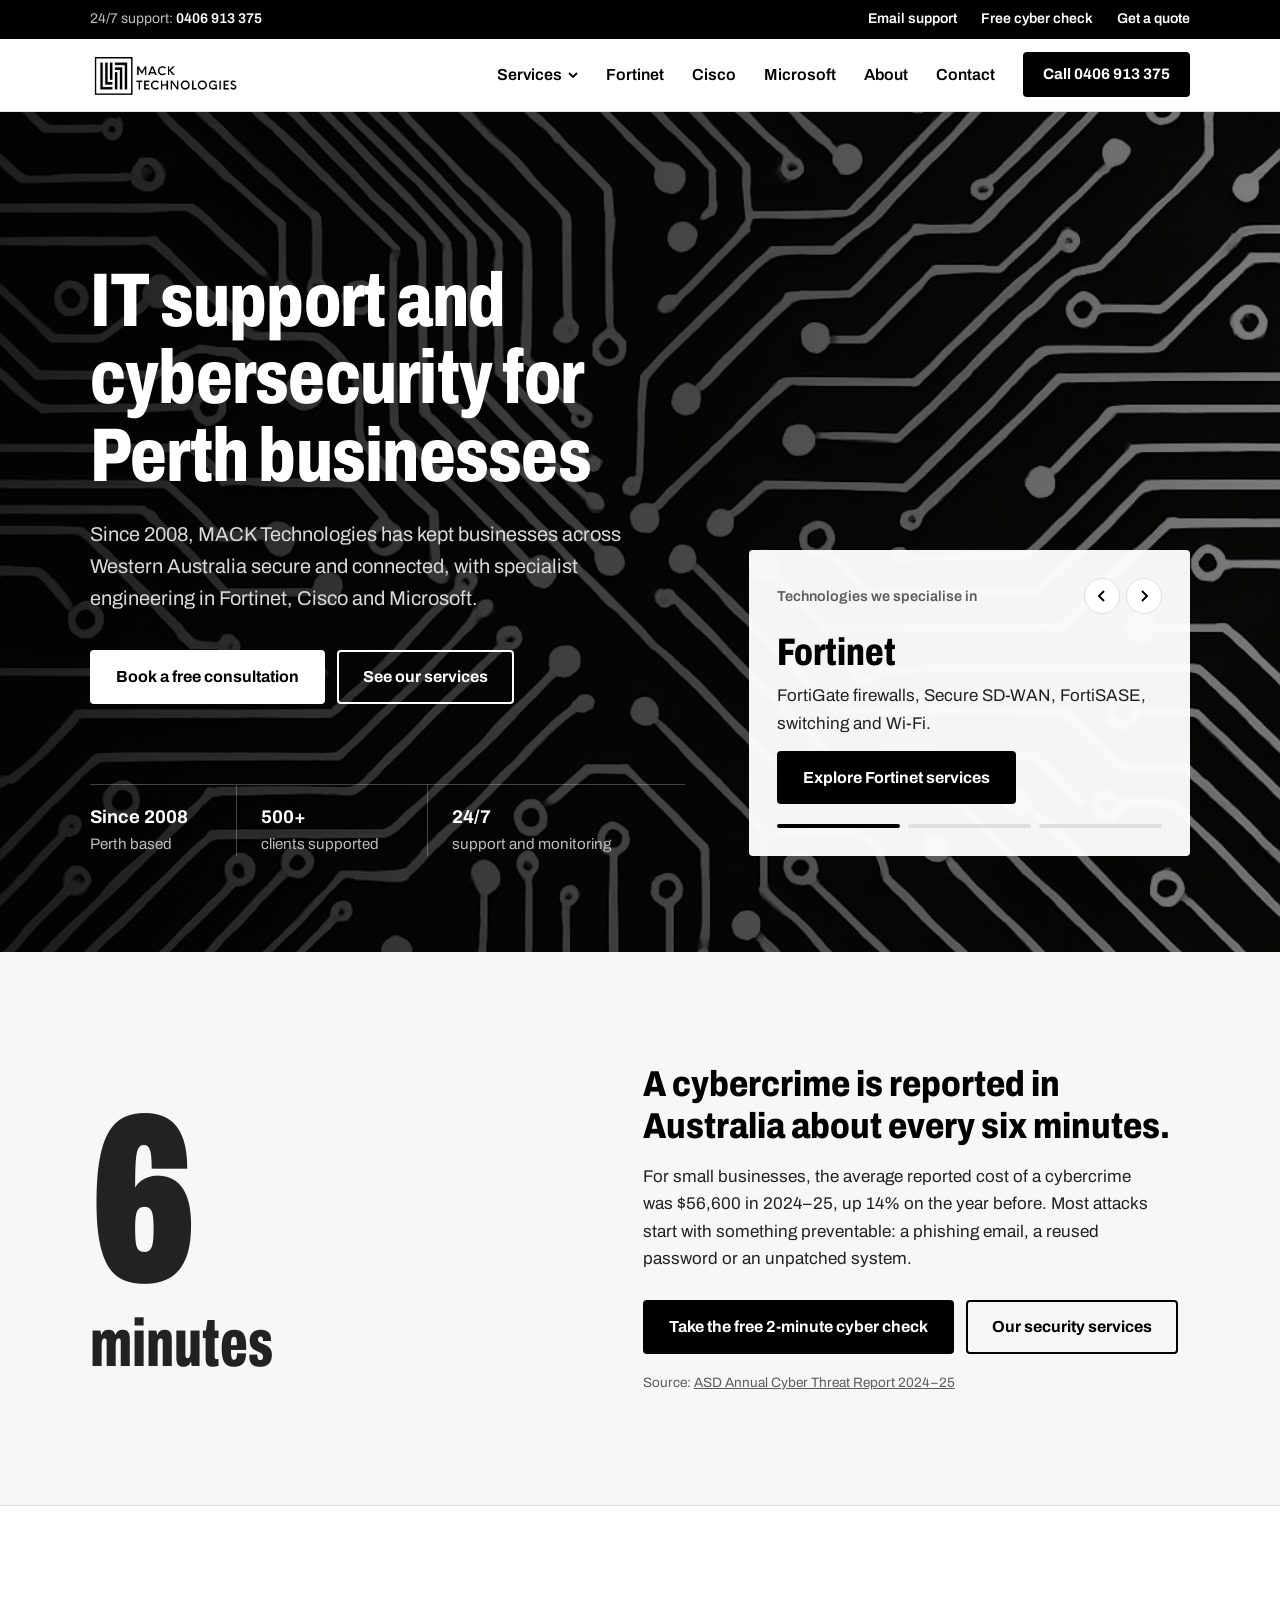
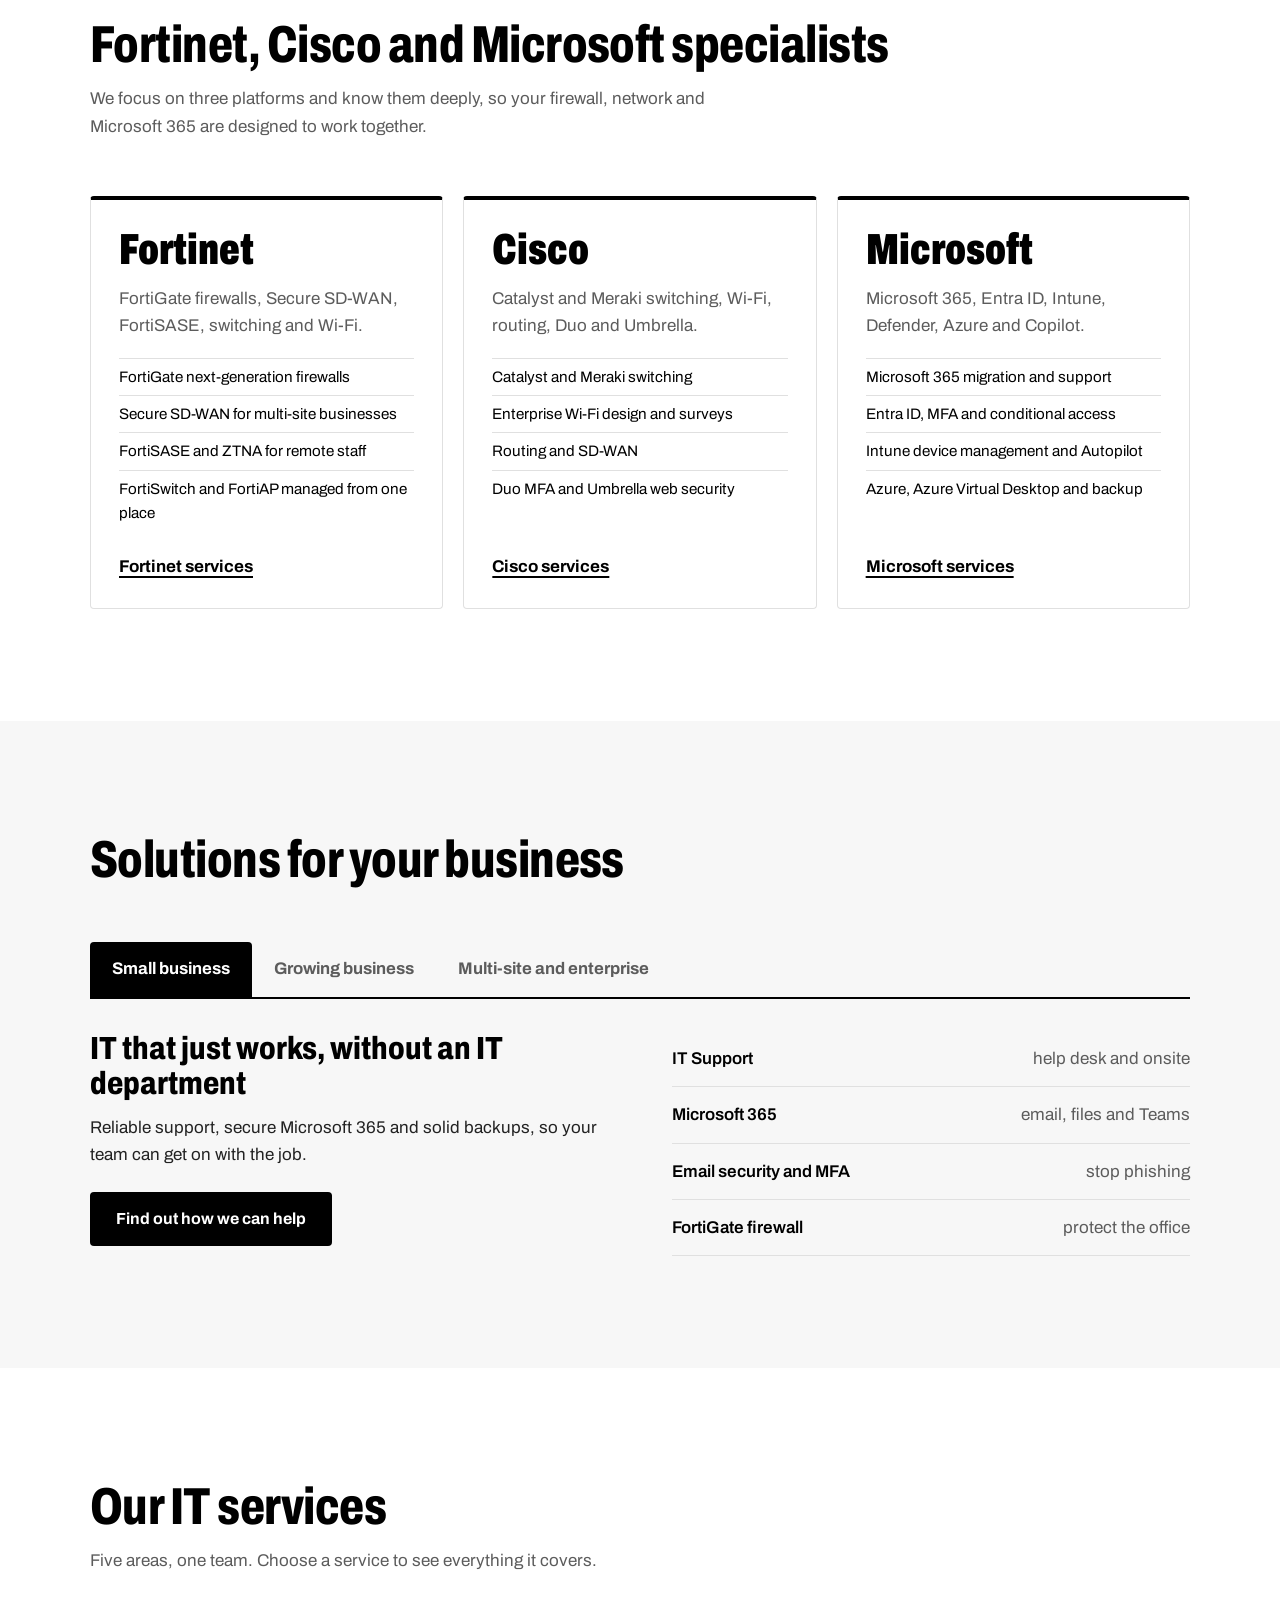
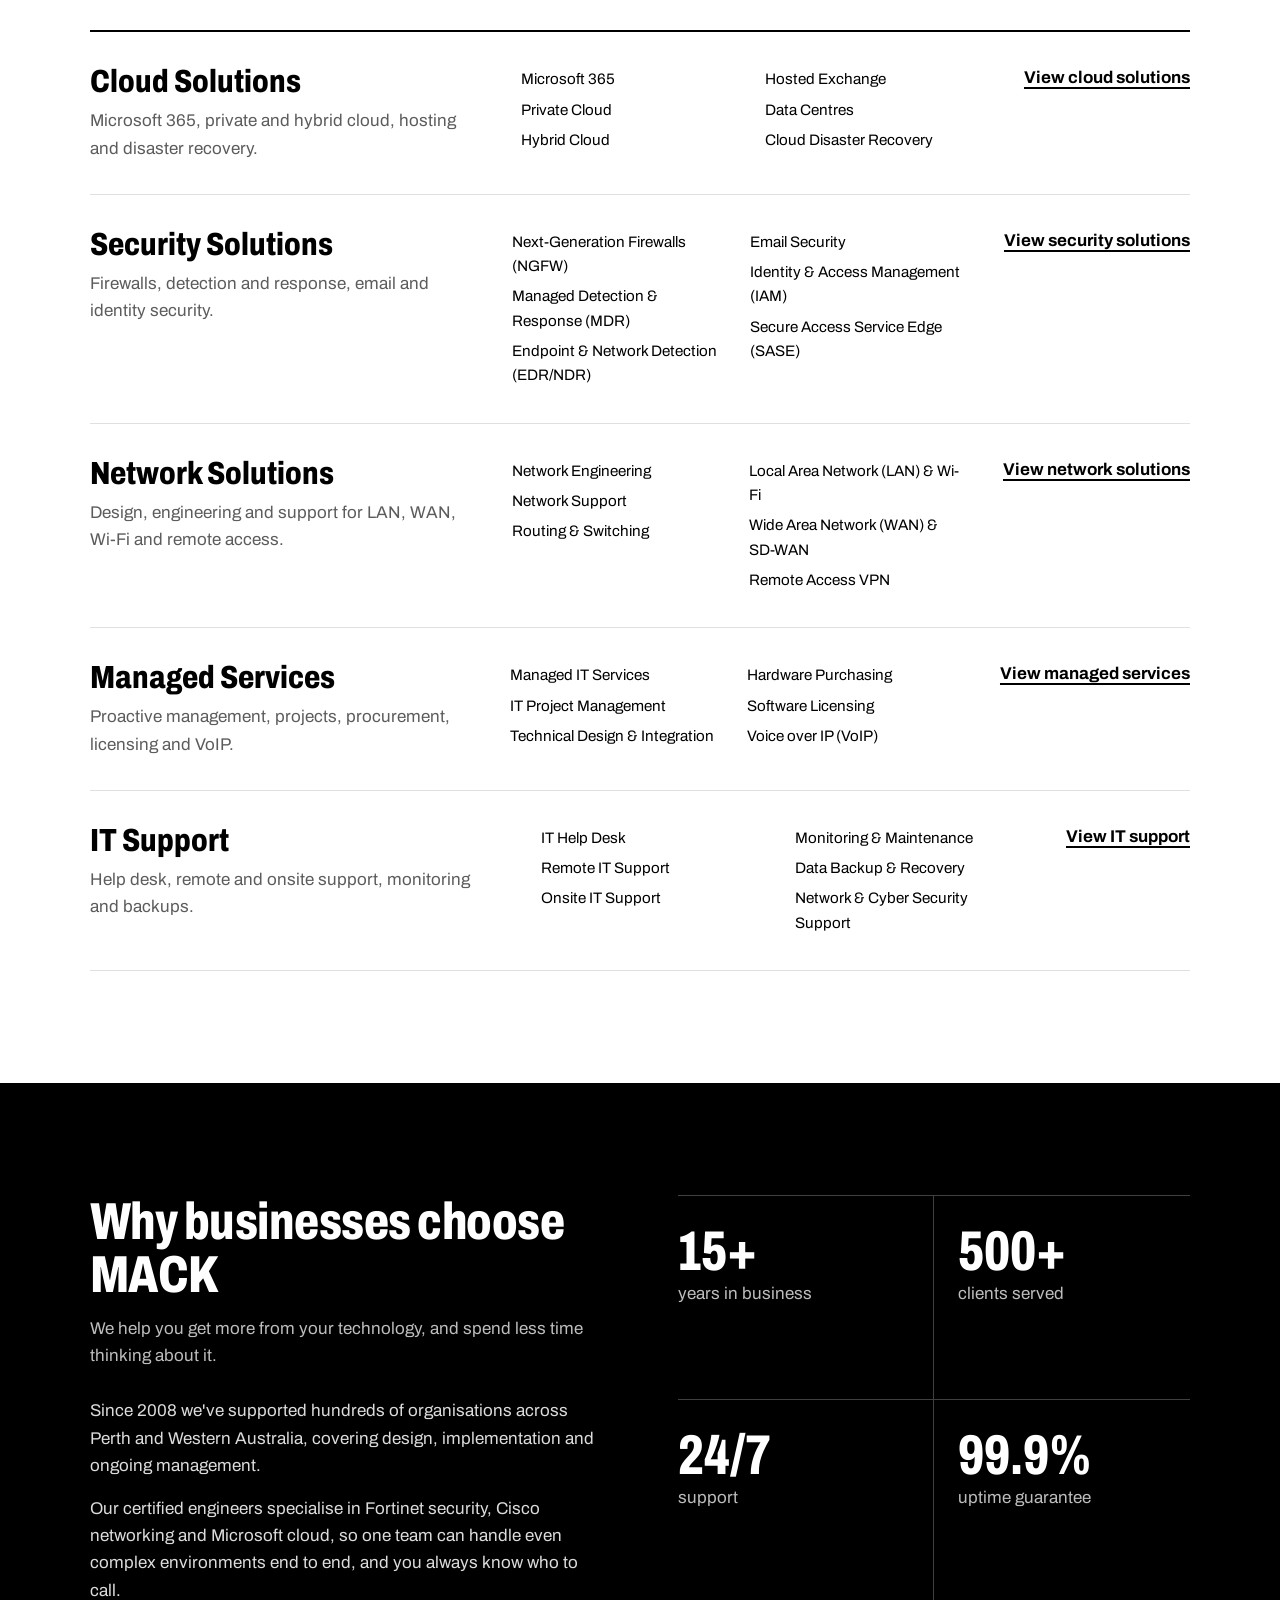
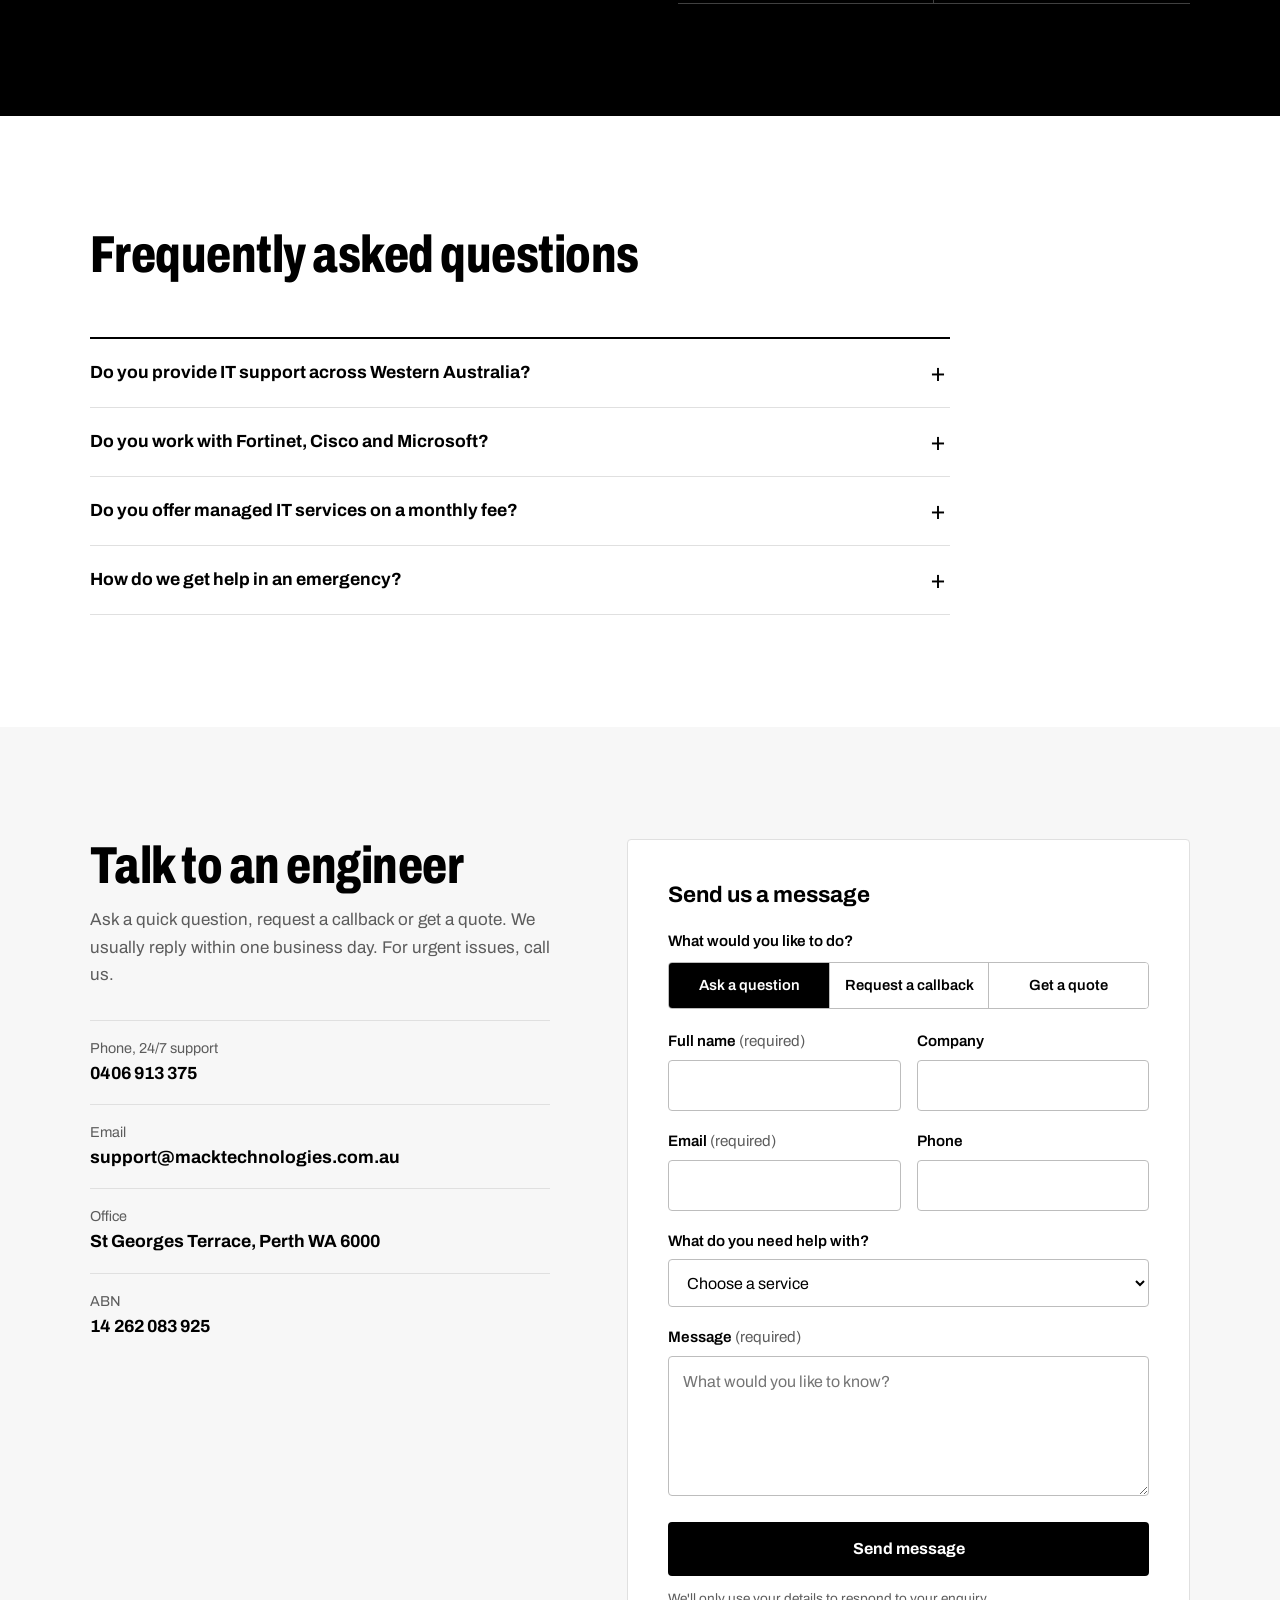
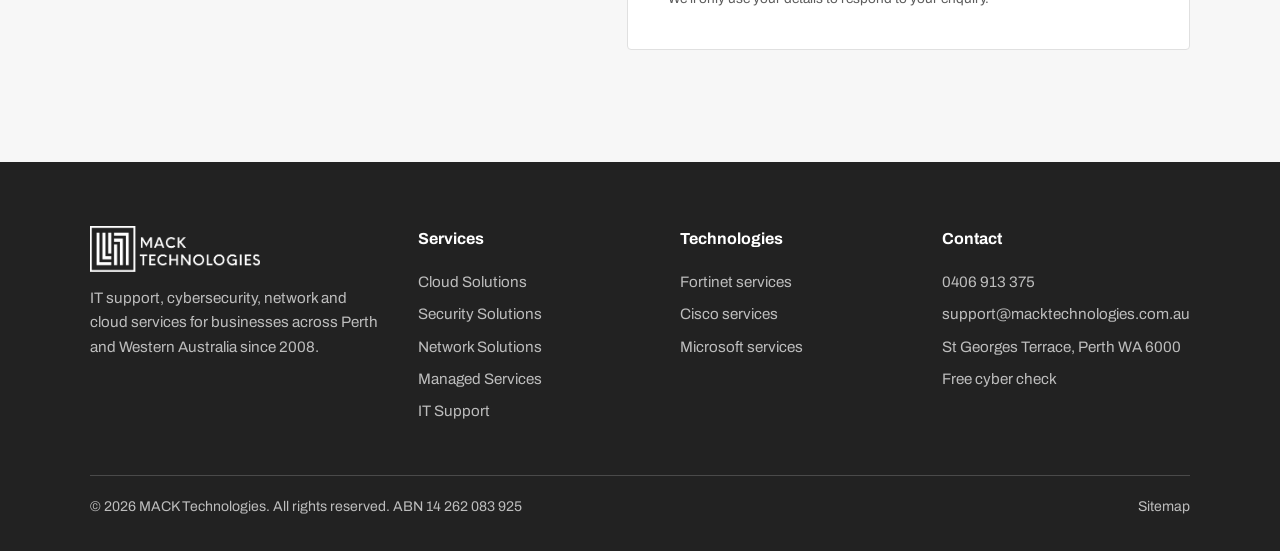
<file: index.html>
<!DOCTYPE html>
<html lang="en-AU">
<head>
  <meta charset="UTF-8">
  <meta name="viewport" content="width=device-width, initial-scale=1.0">
  <title>IT Support &amp; Cybersecurity Perth | MACK Technologies</title>
  <meta name="description" content="Perth IT support, managed services and cybersecurity since 2008. Fortinet, Cisco and Microsoft specialists across Western Australia. 24/7 support.">
  <meta name="robots" content="index, follow">
  <link rel="canonical" href="https://macktechnologies.com.au/">
  <meta name="geo.region" content="AU-WA">
  <meta name="geo.placename" content="Perth">
  <meta property="og:type" content="website">
  <meta property="og:site_name" content="MACK Technologies">
  <meta property="og:locale" content="en_AU">
  <meta property="og:title" content="IT Support &amp; Cybersecurity Perth | MACK Technologies">
  <meta property="og:description" content="Perth IT support, managed services and cybersecurity since 2008. Fortinet, Cisco and Microsoft specialists across Western Australia. 24/7 support.">
  <meta property="og:url" content="https://macktechnologies.com.au/">
  <meta property="og:image" content="https://macktechnologies.com.au/og-image.jpg">
  <meta property="og:image:width" content="1200">
  <meta property="og:image:height" content="630">
  <meta name="twitter:card" content="summary_large_image">
  <meta name="theme-color" content="#000000">
  <link rel="icon" type="image/png" sizes="48x48" href="favicon.png">
  <link rel="apple-touch-icon" href="apple-touch-icon.png">
  <link rel="manifest" href="site.webmanifest">
  <link rel="preconnect" href="https://fonts.googleapis.com">
  <link rel="preconnect" href="https://fonts.gstatic.com" crossorigin>
  <link href="https://fonts.googleapis.com/css2?family=Archivo:wdth,wght@62..125,400..900&display=swap" rel="stylesheet">
  <link rel="stylesheet" href="assets/css/style.css">
  <script type="application/ld+json">{"@context": "https://schema.org", "@type": "ProfessionalService", "@id": "https://macktechnologies.com.au/#business", "name": "MACK Technologies", "url": "https://macktechnologies.com.au/", "logo": "https://macktechnologies.com.au/icon-512.png", "image": "https://macktechnologies.com.au/og-image.jpg", "telephone": "+61406913375", "email": "support@macktechnologies.com.au", "foundingDate": "2008", "priceRange": "$$", "address": {"@type": "PostalAddress", "streetAddress": "St Georges Terrace", "addressLocality": "Perth", "addressRegion": "WA", "postalCode": "6000", "addressCountry": "AU"}, "geo": {"@type": "GeoCoordinates", "latitude": -31.9553, "longitude": 115.8567}, "areaServed": [{"@type": "City", "name": "Perth"}, {"@type": "State", "name": "Western Australia"}], "taxID": "14262083925", "knowsAbout": ["IT support", "Managed IT services", "Cybersecurity", "Network engineering", "Cloud computing", "Fortinet", "FortiGate", "Cisco", "Cisco Meraki", "Microsoft 365", "Microsoft Azure", "Microsoft Intune"], "description": "IT support, cybersecurity, network engineering and cloud services for businesses across Perth and Western Australia, specialising in Fortinet, Cisco and Microsoft.", "hasOfferCatalog": {"@type": "OfferCatalog", "name": "IT services", "itemListElement": [{"@type": "Offer", "itemOffered": {"@type": "Service", "name": "Cloud Solutions", "url": "https://macktechnologies.com.au/cloud-solutions.html"}}, {"@type": "Offer", "itemOffered": {"@type": "Service", "name": "Security Solutions", "url": "https://macktechnologies.com.au/security-solutions.html"}}, {"@type": "Offer", "itemOffered": {"@type": "Service", "name": "Network Solutions", "url": "https://macktechnologies.com.au/network-solutions.html"}}, {"@type": "Offer", "itemOffered": {"@type": "Service", "name": "Managed Services", "url": "https://macktechnologies.com.au/managed-services.html"}}, {"@type": "Offer", "itemOffered": {"@type": "Service", "name": "IT Support", "url": "https://macktechnologies.com.au/it-support.html"}}, {"@type": "Offer", "itemOffered": {"@type": "Service", "name": "Fortinet", "url": "https://macktechnologies.com.au/fortinet.html"}}, {"@type": "Offer", "itemOffered": {"@type": "Service", "name": "Cisco", "url": "https://macktechnologies.com.au/cisco.html"}}, {"@type": "Offer", "itemOffered": {"@type": "Service", "name": "Microsoft", "url": "https://macktechnologies.com.au/microsoft.html"}}]}}</script>
  <script type="application/ld+json">{"@context": "https://schema.org", "@type": "WebSite", "@id": "https://macktechnologies.com.au/#website", "url": "https://macktechnologies.com.au/", "name": "MACK Technologies", "inLanguage": "en-AU", "publisher": {"@id": "https://macktechnologies.com.au/#business"}}</script>
  <script type="application/ld+json">{"@context": "https://schema.org", "@type": "FAQPage", "mainEntity": [{"@type": "Question", "name": "Do you provide IT support across Western Australia?", "acceptedAnswer": {"@type": "Answer", "text": "Yes. Most support is delivered remotely, so we can help businesses anywhere in WA. Onsite visits are available across Perth. For regional sites, talk to us about the options."}}, {"@type": "Question", "name": "Do you work with Fortinet, Cisco and Microsoft?", "acceptedAnswer": {"@type": "Answer", "text": "Yes. Our engineers design, deploy and support Fortinet firewalls and SD-WAN, Cisco and Meraki networks, and Microsoft 365 and Azure."}}, {"@type": "Question", "name": "Do you offer managed IT services on a monthly fee?", "acceptedAnswer": {"@type": "Answer", "text": "Yes. Managed services cover monitoring, maintenance, support and planning for a predictable monthly cost. Ask us for a quote based on your users and devices."}}, {"@type": "Question", "name": "How do we get help in an emergency?", "acceptedAnswer": {"@type": "Answer", "text": "Call 0406 913 375. Support is available 24/7."}}]}</script>
</head>
<body>
<a class="skip-link" href="#main">Skip to content</a>
<div class="utility">
  <div class="wrap">
    <span>24/7 support: <a href="tel:+61406913375">0406 913 375</a></span>
    <ul>
      <li class="hide-sm"><a href="mailto:support@macktechnologies.com.au?subject=Support%20request">Email support</a></li>
      <li><a href="cyber-check.html">Free cyber check</a></li>
      <li class="hide-sm"><a href="index.html#contact">Get a quote</a></li>
    </ul>
  </div>
</div>
<header class="site-header">
  <div class="wrap">
    <a class="logo" href="index.html" aria-label="MACK Technologies home"><img src="blob.png" alt="MACK Technologies" width="148" height="54"></a>
    <button class="menu-toggle" aria-label="Menu" aria-expanded="false" aria-controls="site-nav"><span></span></button>
    <nav class="nav" id="site-nav" aria-label="Main">
      <ul class="nav-list">
        <li class="has-menu" data-open="false">
          <button aria-expanded="false" aria-controls="services-menu">Services <svg class="caret" viewBox="0 0 10 10" aria-hidden="true"><path d="M1 3l4 4 4-4" fill="none" stroke="currentColor" stroke-width="1.8"/></svg></button>
          <div class="submenu" id="services-menu">
            <ul class="submenu-col"><li><h3>Services</h3></li>
              <li><a href="cloud-solutions.html">Cloud Solutions<small>Microsoft 365, private and hybrid cloud, hosting and disaster recovery.</small></a></li>
              <li><a href="security-solutions.html">Security Solutions<small>Firewalls, detection and response, email and identity security.</small></a></li>
              <li><a href="network-solutions.html">Network Solutions<small>Design, engineering and support for LAN, WAN, Wi-Fi and remote access.</small></a></li>
              <li><a href="managed-services.html">Managed Services<small>Proactive management, projects, procurement, licensing and VoIP.</small></a></li>
              <li><a href="it-support.html">IT Support<small>Help desk, remote and onsite support, monitoring and backups.</small></a></li>
            </ul>
            <ul class="submenu-col"><li><h3>Technologies</h3></li>
              <li><a href="fortinet.html">Fortinet<small>FortiGate firewalls, Secure SD-WAN, FortiSASE, switching and Wi-Fi.</small></a></li>
              <li><a href="cisco.html">Cisco<small>Catalyst and Meraki switching, Wi-Fi, routing, Duo and Umbrella.</small></a></li>
              <li><a href="microsoft.html">Microsoft<small>Microsoft 365, Entra ID, Intune, Defender, Azure and Copilot.</small></a></li>
            </ul>
          </div>
        </li>
        <li><a href="fortinet.html">Fortinet</a></li>
        <li><a href="cisco.html">Cisco</a></li>
        <li><a href="microsoft.html">Microsoft</a></li>
        <li><a href="index.html#about">About</a></li>
        <li><a href="index.html#contact">Contact</a></li>
      </ul>
      <a class="btn btn-dark header-call" href="tel:+61406913375">Call 0406 913 375</a>
    </nav>
  </div>
</header>
<main id="main">
  <section class="hero">
    <div class="wrap hero-grid">
      <div>
        <h1 class="display">IT support and cybersecurity for Perth businesses</h1>
        <p class="lede">Since 2008, MACK Technologies has kept businesses across Western Australia secure and connected, with specialist engineering in Fortinet, Cisco and Microsoft.</p>
        <div class="btn-row">
          <a class="btn btn-light" href="#contact">Book a free consultation</a>
          <a class="btn btn-outline-light" href="#services">See our services</a>
        </div>
        <ul class="hero-facts">
          <li><strong>Since 2008</strong>Perth based</li>
          <li><strong>500+</strong>clients supported</li>
          <li><strong>24/7</strong>support and monitoring</li>
        </ul>
      </div>
      <aside class="spotlight" data-spotlight aria-roledescription="carousel" aria-label="Technologies we specialise in">
        <div class="spotlight-head">
          <p>Technologies we specialise in</p>
          <div class="spot-controls">
            <button type="button" data-prev aria-label="Previous"><svg viewBox="0 0 14 14" aria-hidden="true"><path d="M9 2L4 7l5 5" fill="none" stroke="currentColor" stroke-width="2"/></svg></button>
            <button type="button" data-next aria-label="Next"><svg viewBox="0 0 14 14" aria-hidden="true"><path d="M5 2l5 5-5 5" fill="none" stroke="currentColor" stroke-width="2"/></svg></button>
          </div>
        </div>
        <div aria-live="polite">
          <div class="slide is-active" role="group" aria-roledescription="slide" aria-label="1 of 3">
            <h2>Fortinet</h2>
            <p>FortiGate firewalls, Secure SD-WAN, FortiSASE, switching and Wi-Fi.</p>
            <a class="btn btn-dark" href="fortinet.html">Explore Fortinet services</a>
          </div>
          <div class="slide" role="group" aria-roledescription="slide" aria-label="2 of 3">
            <h2>Cisco</h2>
            <p>Catalyst and Meraki switching, Wi-Fi, routing, Duo and Umbrella.</p>
            <a class="btn btn-dark" href="cisco.html">Explore Cisco services</a>
          </div>
          <div class="slide" role="group" aria-roledescription="slide" aria-label="3 of 3">
            <h2>Microsoft</h2>
            <p>Microsoft 365, Entra ID, Intune, Defender, Azure and Copilot.</p>
            <a class="btn btn-dark" href="microsoft.html">Explore Microsoft services</a>
          </div>
        </div>
        <div class="spot-dots"><button aria-label="Show Fortinet" aria-current="true"></button><button aria-label="Show Cisco" aria-current="false"></button><button aria-label="Show Microsoft" aria-current="false"></button></div>
      </aside>
    </div>
  </section>

  <section class="threat" aria-labelledby="threat-title">
    <div class="wrap">
      <p class="threat-figure" aria-hidden="true">6<small>minutes</small></p>
      <div>
        <h2 id="threat-title">A cybercrime is reported in Australia about every six minutes.</h2>
        <p>For small businesses, the average reported cost of a cybercrime was $56,600 in 2024–25, up 14% on the year before. Most attacks start with something preventable: a phishing email, a reused password or an unpatched system.</p>
        <div class="btn-row"><a class="btn btn-dark" href="cyber-check.html">Take the free 2-minute cyber check</a><a class="btn btn-outline-dark" href="security-solutions.html">Our security services</a></div>
        <span class="source">Source: <a href="https://www.cyber.gov.au/about-us/view-all-content/reports-and-statistics/annual-cyber-threat-report-2024-2025" rel="noopener">ASD Annual Cyber Threat Report 2024–25</a></span>
      </div>
    </div>
  </section>

  <section class="section" id="technologies" aria-labelledby="tech-title">
    <div class="wrap">
      <div class="section-head">
        <h2 class="display" id="tech-title">Fortinet, Cisco and Microsoft specialists</h2>
        <p class="section-intro">We focus on three platforms and know them deeply, so your firewall, network and Microsoft 365 are designed to work together.</p>
      </div>
      <div class="tech-grid">
        <a class="tech-card" href="fortinet.html">
          <span class="wordmark">Fortinet</span>
          <p>FortiGate firewalls, Secure SD-WAN, FortiSASE, switching and Wi-Fi.</p>
          <ul><li>FortiGate next-generation firewalls</li><li>Secure SD-WAN for multi-site businesses</li><li>FortiSASE and ZTNA for remote staff</li><li>FortiSwitch and FortiAP managed from one place</li></ul>
          <span class="go">Fortinet services</span>
        </a>
        <a class="tech-card" href="cisco.html">
          <span class="wordmark">Cisco</span>
          <p>Catalyst and Meraki switching, Wi-Fi, routing, Duo and Umbrella.</p>
          <ul><li>Catalyst and Meraki switching</li><li>Enterprise Wi-Fi design and surveys</li><li>Routing and SD-WAN</li><li>Duo MFA and Umbrella web security</li></ul>
          <span class="go">Cisco services</span>
        </a>
        <a class="tech-card" href="microsoft.html">
          <span class="wordmark">Microsoft</span>
          <p>Microsoft 365, Entra ID, Intune, Defender, Azure and Copilot.</p>
          <ul><li>Microsoft 365 migration and support</li><li>Entra ID, MFA and conditional access</li><li>Intune device management and Autopilot</li><li>Azure, Azure Virtual Desktop and backup</li></ul>
          <span class="go">Microsoft services</span>
        </a>
      </div>
    </div>
  </section>

  <section class="section bg-light" id="business-size" aria-labelledby="size-title">
    <div class="wrap">
      <div class="section-head"><h2 class="display" id="size-title">Solutions for your business</h2></div>
      <div class="tablist" role="tablist" aria-label="Business size"><button role="tab" id="tab-small" aria-controls="panel-small" aria-selected="true" tabindex="0">Small business</button><button role="tab" id="tab-growing" aria-controls="panel-growing" aria-selected="false" tabindex="-1">Growing business</button><button role="tab" id="tab-enterprise" aria-controls="panel-enterprise" aria-selected="false" tabindex="-1">Multi-site and enterprise</button></div>
      <div class="tabpanel" role="tabpanel" id="panel-small" aria-labelledby="tab-small">
        <div><h3>IT that just works, without an IT department</h3><p>Reliable support, secure Microsoft 365 and solid backups, so your team can get on with the job.</p><a class="btn btn-dark" href="#contact">Find out how we can help</a></div>
        <ul class="link-list"><li><a href="it-support.html">IT Support <span>help desk and onsite</span></a></li><li><a href="microsoft.html">Microsoft 365 <span>email, files and Teams</span></a></li><li><a href="security-solutions.html">Email security and MFA <span>stop phishing</span></a></li><li><a href="fortinet.html">FortiGate firewall <span>protect the office</span></a></li></ul>
      </div>
      <div class="tabpanel" role="tabpanel" id="panel-growing" aria-labelledby="tab-growing" hidden>
        <div><h3>Room to grow without the growing pains</h3><p>Managed services, device management and multi-site networking that scale as you add people and locations.</p><a class="btn btn-dark" href="#contact">Find out how we can help</a></div>
        <ul class="link-list"><li><a href="managed-services.html">Managed IT Services <span>proactive, fixed monthly</span></a></li><li><a href="microsoft.html">Intune and Entra ID <span>manage every device</span></a></li><li><a href="cisco.html">Cisco Meraki <span>cloud-managed sites</span></a></li><li><a href="fortinet.html">Fortinet SD-WAN <span>connect your offices</span></a></li></ul>
      </div>
      <div class="tabpanel" role="tabpanel" id="panel-enterprise" aria-labelledby="tab-enterprise" hidden>
        <div><h3>Specialist engineering for complex environments</h3><p>Network and security engineering, 24/7 detection and response and project delivery for larger organisations.</p><a class="btn btn-dark" href="#contact">Find out how we can help</a></div>
        <ul class="link-list"><li><a href="network-solutions.html">Network Engineering <span>design and build</span></a></li><li><a href="security-solutions.html">MDR and SIEM <span>24/7 threat detection</span></a></li><li><a href="fortinet.html">FortiSASE and ZTNA <span>zero-trust access</span></a></li><li><a href="managed-services.html">IT Project Management <span>delivered on time</span></a></li></ul>
      </div>
    </div>
  </section>

  <section class="section" id="services" aria-labelledby="services-title">
    <div class="wrap">
      <div class="section-head">
        <h2 class="display" id="services-title">Our IT services</h2>
        <p class="section-intro">Five areas, one team. Choose a service to see everything it covers.</p>
      </div>
      <div class="service-rows">
        <a class="service-row" href="cloud-solutions.html">
          <div><h3>Cloud Solutions</h3><p>Microsoft 365, private and hybrid cloud, hosting and disaster recovery.</p></div>
          <ul><li>Microsoft 365</li><li>Private Cloud</li><li>Hybrid Cloud</li><li>Hosted Exchange</li><li>Data Centres</li><li>Cloud Disaster Recovery</li></ul>
          <span class="go">View cloud solutions</span>
        </a>
        <a class="service-row" href="security-solutions.html">
          <div><h3>Security Solutions</h3><p>Firewalls, detection and response, email and identity security.</p></div>
          <ul><li>Next-Generation Firewalls (NGFW)</li><li>Managed Detection &amp; Response (MDR)</li><li>Endpoint &amp; Network Detection (EDR/NDR)</li><li>Email Security</li><li>Identity &amp; Access Management (IAM)</li><li>Secure Access Service Edge (SASE)</li></ul>
          <span class="go">View security solutions</span>
        </a>
        <a class="service-row" href="network-solutions.html">
          <div><h3>Network Solutions</h3><p>Design, engineering and support for LAN, WAN, Wi-Fi and remote access.</p></div>
          <ul><li>Network Engineering</li><li>Network Support</li><li>Routing &amp; Switching</li><li>Local Area Network (LAN) &amp; Wi-Fi</li><li>Wide Area Network (WAN) &amp; SD-WAN</li><li>Remote Access VPN</li></ul>
          <span class="go">View network solutions</span>
        </a>
        <a class="service-row" href="managed-services.html">
          <div><h3>Managed Services</h3><p>Proactive management, projects, procurement, licensing and VoIP.</p></div>
          <ul><li>Managed IT Services</li><li>IT Project Management</li><li>Technical Design &amp; Integration</li><li>Hardware Purchasing</li><li>Software Licensing</li><li>Voice over IP (VoIP)</li></ul>
          <span class="go">View managed services</span>
        </a>
        <a class="service-row" href="it-support.html">
          <div><h3>IT Support</h3><p>Help desk, remote and onsite support, monitoring and backups.</p></div>
          <ul><li>IT Help Desk</li><li>Remote IT Support</li><li>Onsite IT Support</li><li>Monitoring &amp; Maintenance</li><li>Data Backup &amp; Recovery</li><li>Network &amp; Cyber Security Support</li></ul>
          <span class="go">View IT support</span>
        </a>
      </div>
    </div>
  </section>

  <section class="section about" id="about" aria-labelledby="about-title">
    <div class="wrap about-grid">
      <div class="about-copy">
        <h2 class="display" id="about-title">Why businesses choose MACK</h2>
        <p class="section-intro">We help you get more from your technology, and spend less time thinking about it.</p>
        <p style="margin-top:28px">Since 2008 we've supported hundreds of organisations across Perth and Western Australia, covering design, implementation and ongoing management.</p>
        <p>Our certified engineers specialise in Fortinet security, Cisco networking and Microsoft cloud, so one team can handle even complex environments end to end, and you always know who to call.</p>
      </div>
      <div class="stats">
        <div class="stat"><strong>15+</strong><span>years in business</span></div>
        <div class="stat"><strong>500+</strong><span>clients served</span></div>
        <div class="stat"><strong>24/7</strong><span>support</span></div>
        <div class="stat"><strong>99.9%</strong><span>uptime guarantee</span></div>
      </div>
    </div>
  </section>

  <section class="section" aria-labelledby="faq-title">
    <div class="wrap">
      <div class="section-head"><h2 class="display" id="faq-title">Frequently asked questions</h2></div>
      <div class="faq">
        <details><summary>Do you provide IT support across Western Australia?</summary><p>Yes. Most support is delivered remotely, so we can help businesses anywhere in WA. Onsite visits are available across Perth. For regional sites, talk to us about the options.</p></details>
        <details><summary>Do you work with Fortinet, Cisco and Microsoft?</summary><p>Yes. Our engineers design, deploy and support Fortinet firewalls and SD-WAN, Cisco and Meraki networks, and Microsoft 365 and Azure.</p></details>
        <details><summary>Do you offer managed IT services on a monthly fee?</summary><p>Yes. Managed services cover monitoring, maintenance, support and planning for a predictable monthly cost. Ask us for a quote based on your users and devices.</p></details>
        <details><summary>How do we get help in an emergency?</summary><p>Call 0406 913 375. Support is available 24/7.</p></details>
      </div>
    </div>
  </section>
  <section class="section bg-light" id="contact" aria-labelledby="contact-title">
    <div class="wrap contact-grid">
      <div>
        <h2 class="display" id="contact-title">Talk to an engineer</h2>
        <p class="section-intro">Ask a quick question, request a callback or get a quote. We usually reply within one business day. For urgent issues, call us.</p>
        <dl class="contact-details">
          <div><dt>Phone, 24/7 support</dt><dd><a href="tel:+61406913375">0406 913 375</a></dd></div>
          <div><dt>Email</dt><dd><a href="mailto:support@macktechnologies.com.au">support@macktechnologies.com.au</a></dd></div>
          <div><dt>Office</dt><dd>St Georges Terrace, Perth WA 6000</dd></div>
          <div><dt>ABN</dt><dd>14 262 083 925</dd></div>
        </dl>
      </div>
      <form class="form" action="https://formspree.io/f/mrblpboy" method="POST" style="background:var(--white)">
        <h3>Send us a message</h3>
        <input type="hidden" name="_subject" value="New Enquiry from MACK Technologies Website">
        <fieldset class="enquiry-type">
          <legend>What would you like to do?</legend>
          <div class="seg">
            <input type="radio" id="et-q" name="enquiry_type" value="Quick question" checked><label for="et-q">Ask a question</label>
            <input type="radio" id="et-c" name="enquiry_type" value="Request a callback"><label for="et-c">Request a callback</label>
            <input type="radio" id="et-g" name="enquiry_type" value="Get a quote"><label for="et-g">Get a quote</label>
          </div>
        </fieldset>
        <div class="two-col">
          <div class="field"><label for="name">Full name <span class="req">(required)</span></label><input type="text" id="name" name="name" autocomplete="name" required></div>
          <div class="field"><label for="company">Company</label><input type="text" id="company" name="company" autocomplete="organization"></div>
        </div>
        <div class="two-col">
          <div class="field"><label for="email">Email <span class="req">(required)</span></label><input type="email" id="email" name="email" autocomplete="email" required></div>
          <div class="field"><label for="phone">Phone</label><input type="tel" id="phone" name="phone" autocomplete="tel"></div>
        </div>
        <div class="field">
          <label for="service">What do you need help with?</label>
          <select id="service" name="service">
            <option value="">Choose a service</option>
            <option value="Cloud Solutions">Cloud Solutions</option>
            <option value="Security Solutions">Security Solutions</option>
            <option value="Network Solutions">Network Solutions</option>
            <option value="Managed Services">Managed Services</option>
            <option value="IT Support">IT Support</option>
            <option value="Fortinet">Fortinet</option>
            <option value="Cisco">Cisco</option>
            <option value="Microsoft">Microsoft</option>
            <option value="Other">Something else</option>
          </select>
        </div>
        <div class="field">
          <label for="message">Message <span class="req" id="message-req">(required)</span></label>
          <textarea id="message" name="message" placeholder="What would you like to know?" required></textarea>
        </div>
        <button class="btn btn-dark" type="submit">Send message</button>
        <p class="form-note">We'll only use your details to respond to your enquiry.</p>
      </form>
    </div>
  </section>
</main>
<footer class="site-footer">
  <div class="wrap">
    <div class="footer-grid">
      <div>
        <img class="footer-logo" src="logo-white.png" alt="MACK Technologies" width="170" height="46">
        <p>IT support, cybersecurity, network and cloud services for businesses across Perth and Western Australia since 2008.</p>
      </div>
      <div>
        <h2>Services</h2>
        <ul>
          <li><a href="cloud-solutions.html">Cloud Solutions</a></li>
          <li><a href="security-solutions.html">Security Solutions</a></li>
          <li><a href="network-solutions.html">Network Solutions</a></li>
          <li><a href="managed-services.html">Managed Services</a></li>
          <li><a href="it-support.html">IT Support</a></li>
        </ul>
      </div>
      <div>
        <h2>Technologies</h2>
        <ul>
          <li><a href="fortinet.html">Fortinet services</a></li>
          <li><a href="cisco.html">Cisco services</a></li>
          <li><a href="microsoft.html">Microsoft services</a></li>
        </ul>
      </div>
      <div>
        <h2>Contact</h2>
        <address style="font-style:normal">
        <ul>
          <li><a href="tel:+61406913375">0406 913 375</a></li>
          <li><a href="mailto:support@macktechnologies.com.au">support@macktechnologies.com.au</a></li>
          <li>St Georges Terrace, Perth WA 6000</li>
          <li><a href="cyber-check.html">Free cyber check</a></li>
        </ul>
        </address>
      </div>
    </div>
    <div class="footer-base">
      <span>&copy; <span id="year">2026</span> MACK Technologies. All rights reserved. ABN 14 262 083 925</span>
      <a href="sitemap.xml">Sitemap</a>
    </div>
  </div>
</footer>
<script src="assets/js/main.js" defer></script>
</body>
</html>
</file>
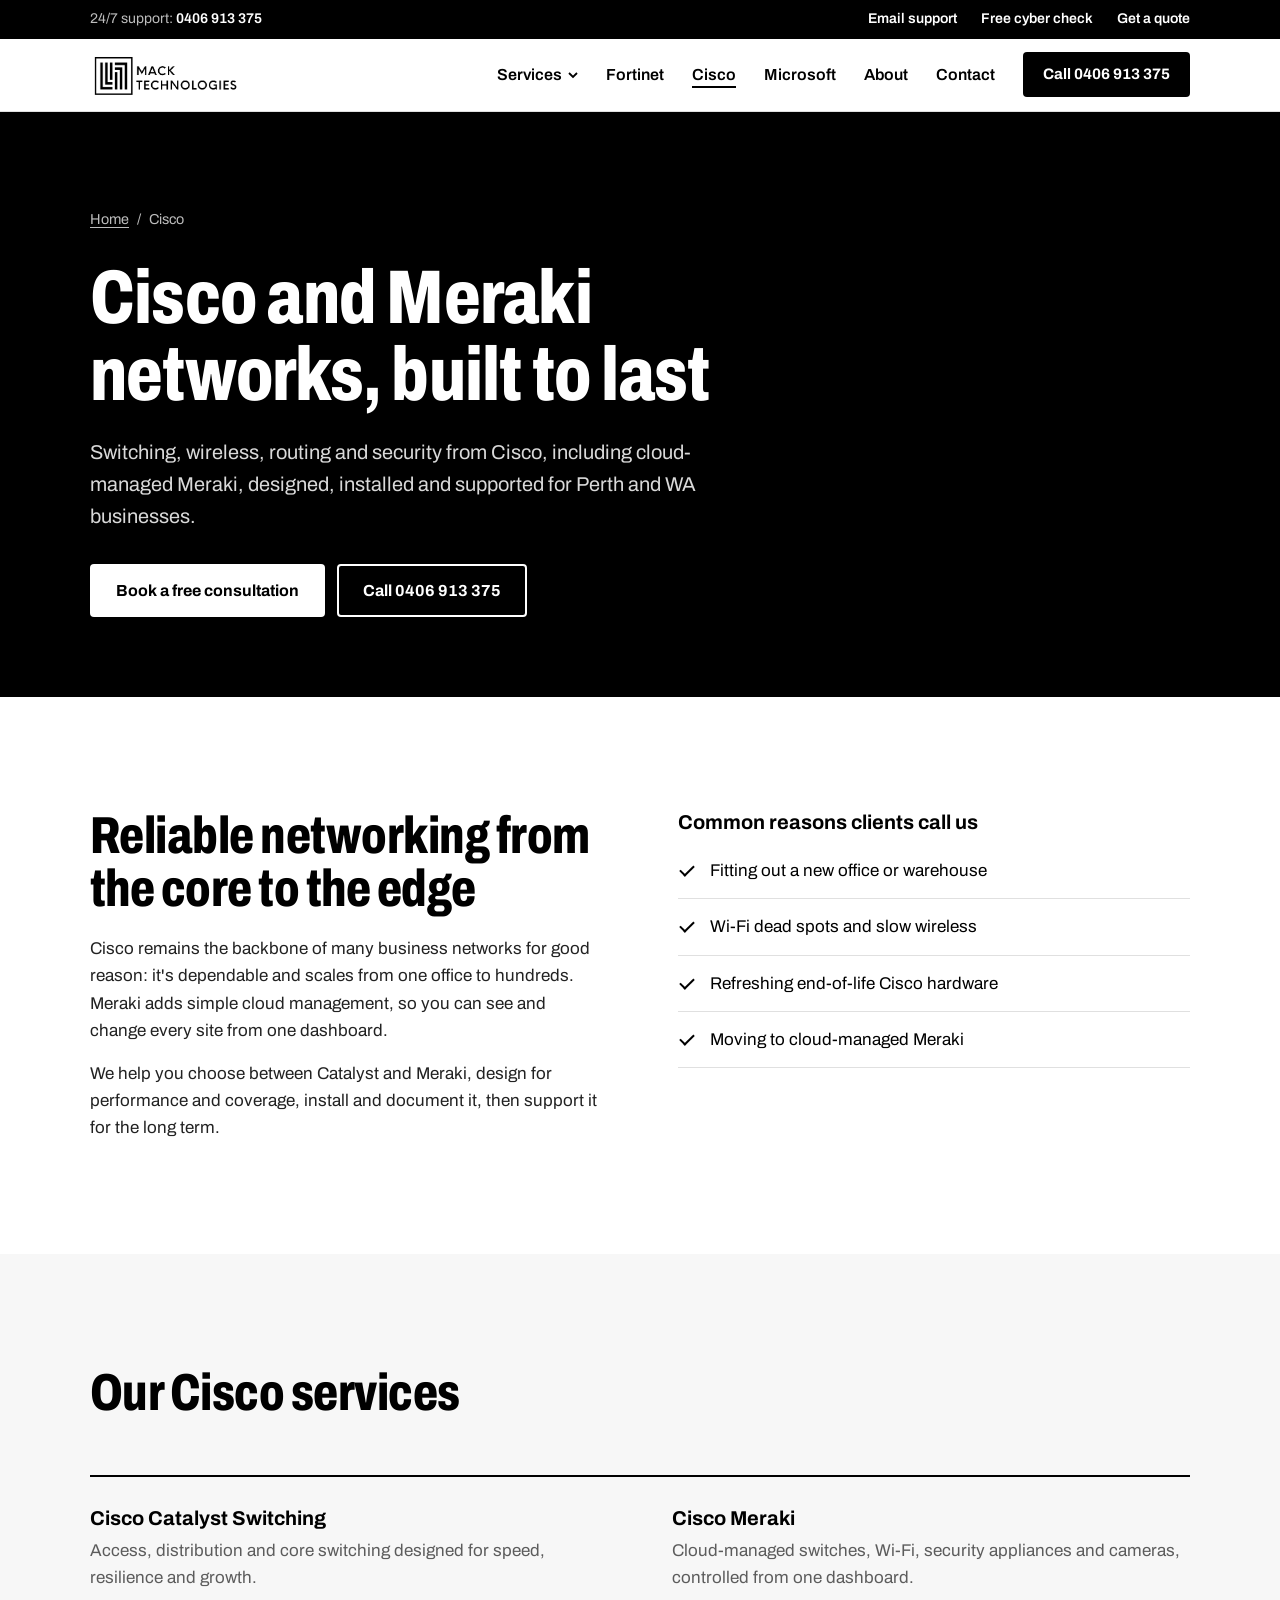
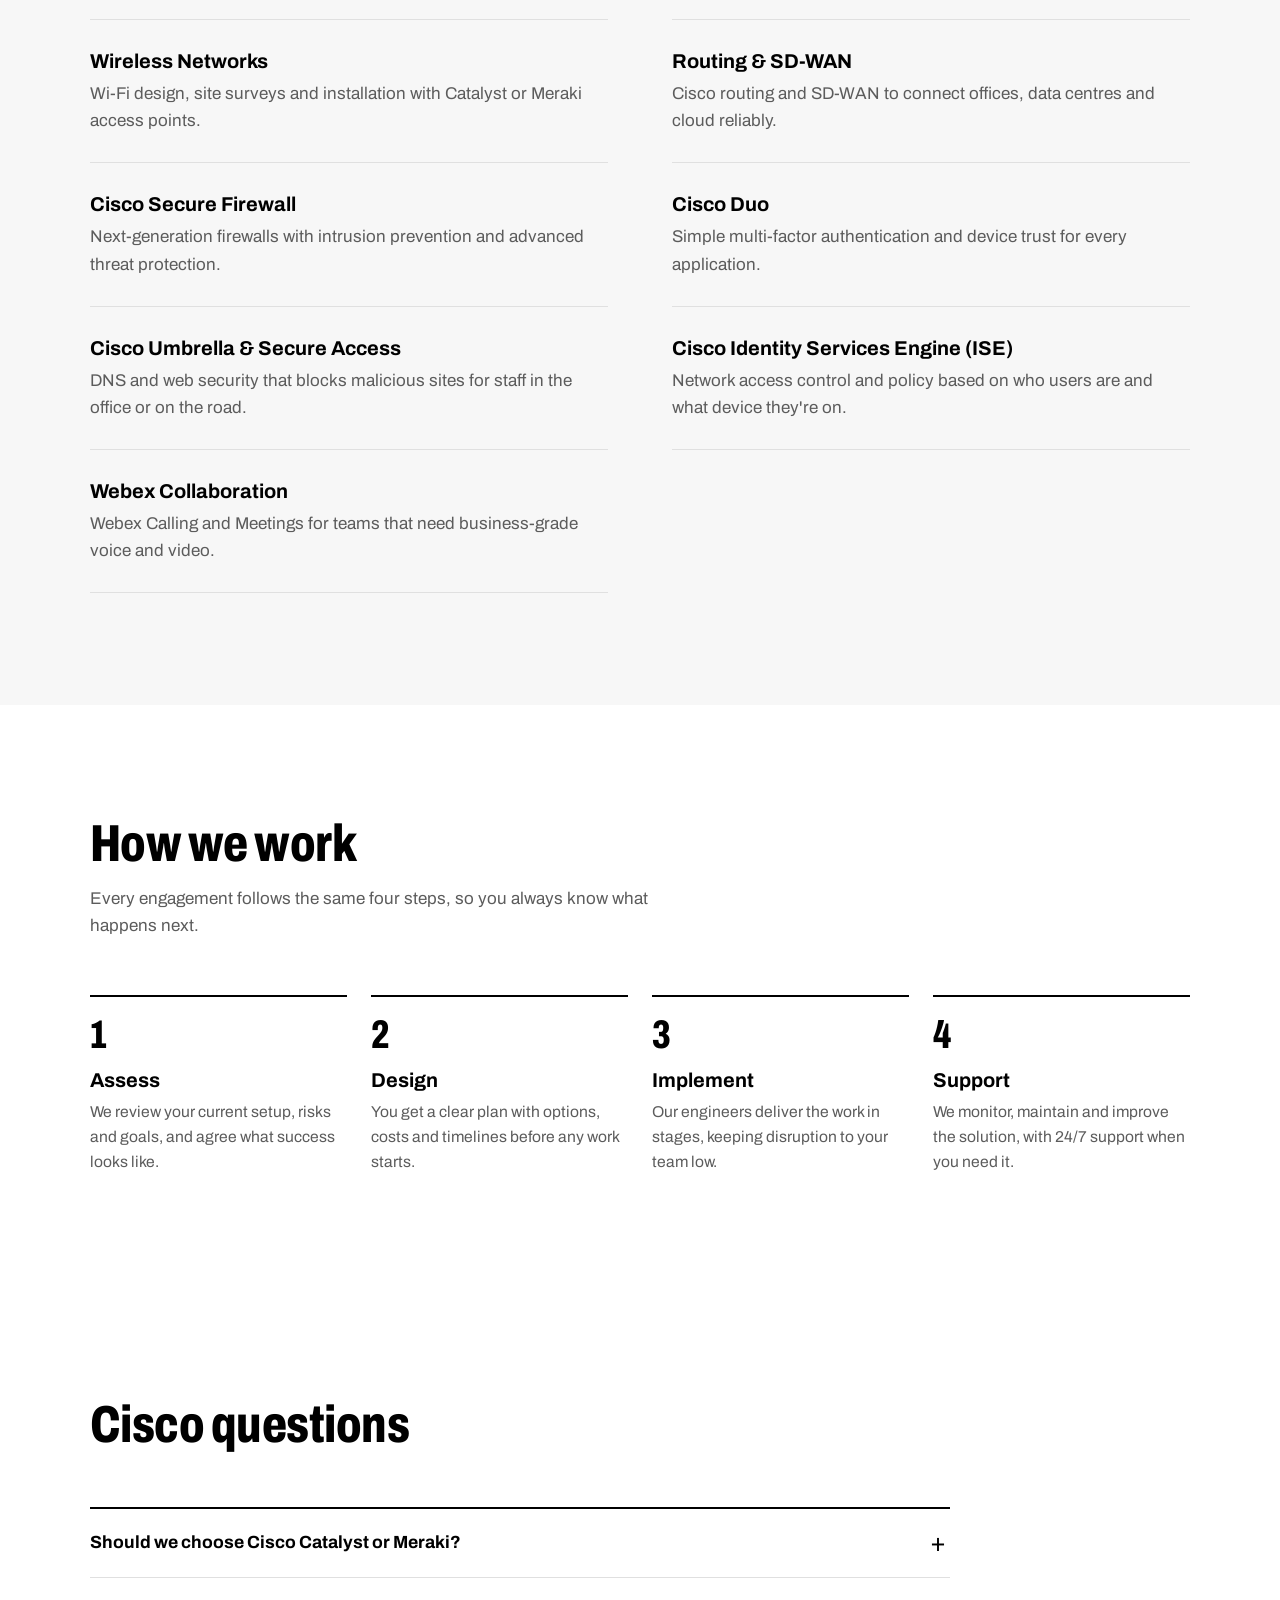
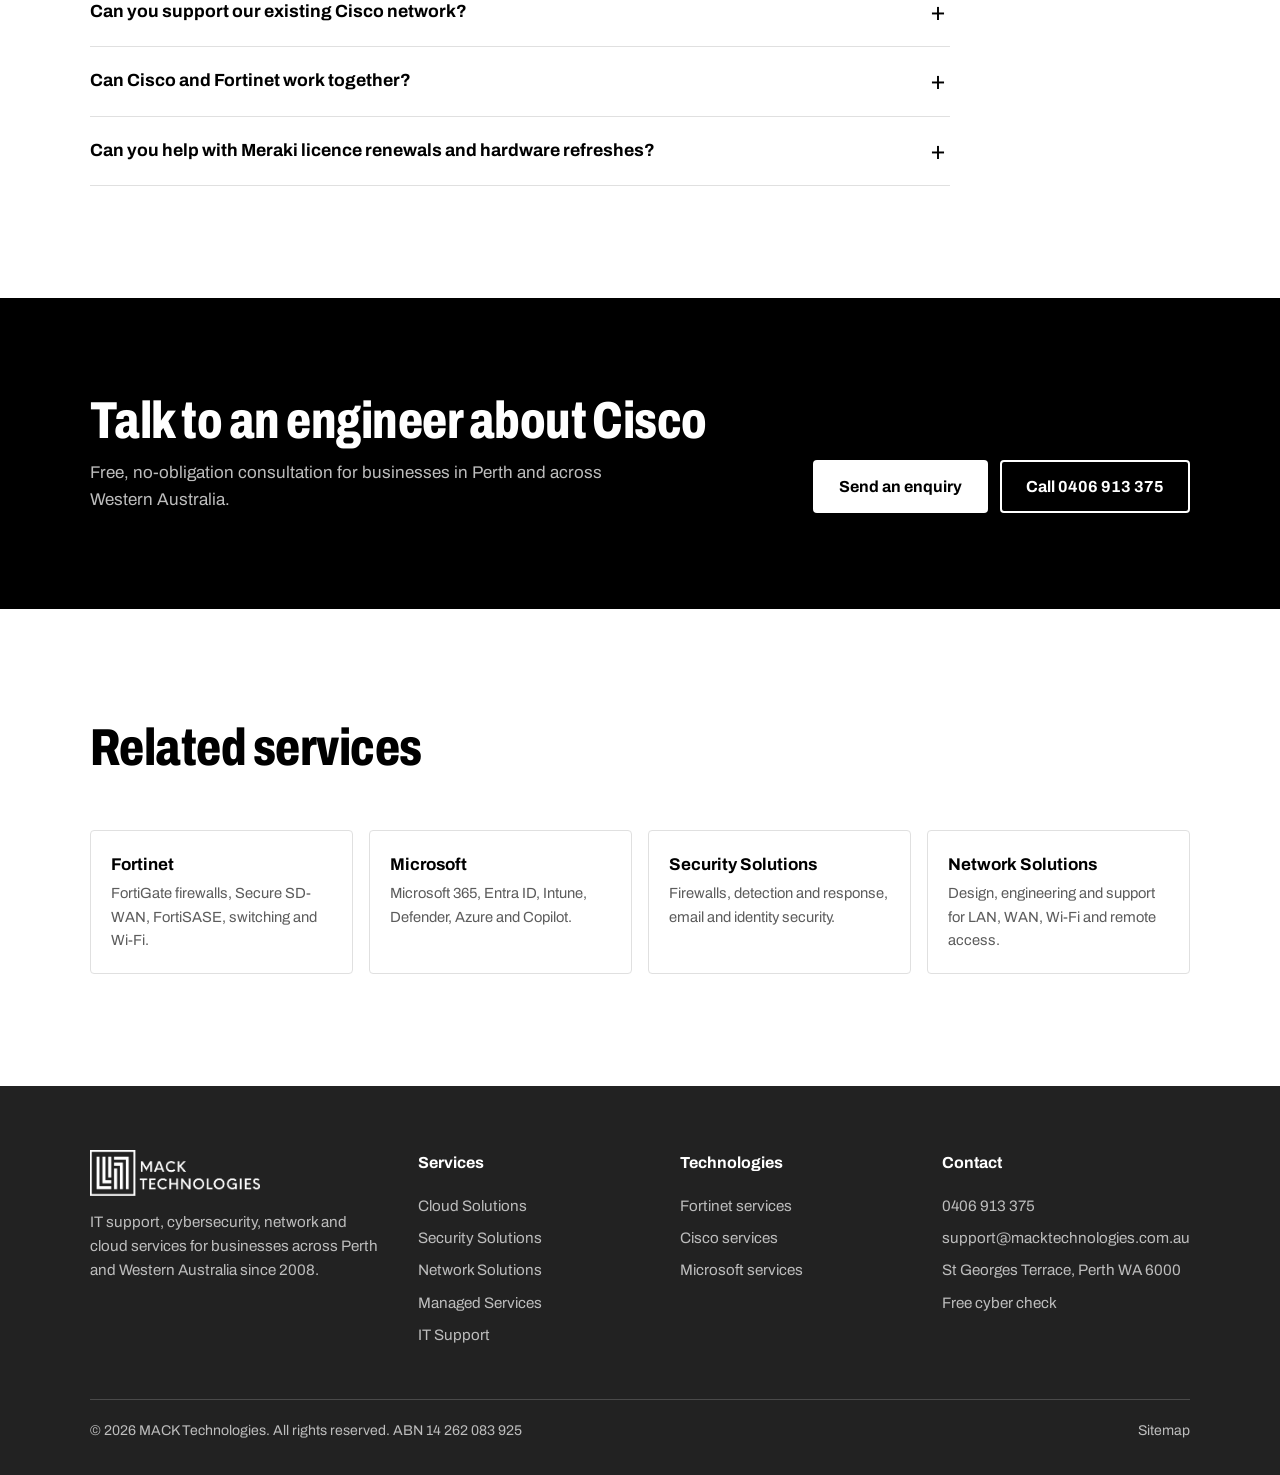
<file: cisco.html>
<!DOCTYPE html>
<html lang="en-AU">
<head>
  <meta charset="UTF-8">
  <meta name="viewport" content="width=device-width, initial-scale=1.0">
  <title>Cisco &amp; Meraki Networking Perth | MACK Technologies</title>
  <meta name="description" content="Cisco and Meraki services in Perth and WA: Catalyst switching, Meraki cloud-managed networks, Wi-Fi, routing and SD-WAN, Secure Firewall, Duo MFA and Umbrella.">
  <meta name="robots" content="index, follow">
  <link rel="canonical" href="https://macktechnologies.com.au/cisco.html">
  <meta name="geo.region" content="AU-WA">
  <meta name="geo.placename" content="Perth">
  <meta property="og:type" content="website">
  <meta property="og:site_name" content="MACK Technologies">
  <meta property="og:locale" content="en_AU">
  <meta property="og:title" content="Cisco &amp; Meraki Networking Perth | MACK Technologies">
  <meta property="og:description" content="Cisco and Meraki services in Perth and WA: Catalyst switching, Meraki cloud-managed networks, Wi-Fi, routing and SD-WAN, Secure Firewall, Duo MFA and Umbrella.">
  <meta property="og:url" content="https://macktechnologies.com.au/cisco.html">
  <meta property="og:image" content="https://macktechnologies.com.au/og-image.jpg">
  <meta property="og:image:width" content="1200">
  <meta property="og:image:height" content="630">
  <meta name="twitter:card" content="summary_large_image">
  <meta name="theme-color" content="#000000">
  <link rel="icon" type="image/png" sizes="48x48" href="favicon.png">
  <link rel="apple-touch-icon" href="apple-touch-icon.png">
  <link rel="manifest" href="site.webmanifest">
  <link rel="preconnect" href="https://fonts.googleapis.com">
  <link rel="preconnect" href="https://fonts.gstatic.com" crossorigin>
  <link href="https://fonts.googleapis.com/css2?family=Archivo:wdth,wght@62..125,400..900&display=swap" rel="stylesheet">
  <link rel="stylesheet" href="assets/css/style.css">
  <script type="application/ld+json">{"@context": "https://schema.org", "@type": "Service", "name": "Cisco services", "serviceType": "Cisco", "description": "Cisco and Meraki services in Perth and WA: Catalyst switching, Meraki cloud-managed networks, Wi-Fi, routing and SD-WAN, Secure Firewall, Duo MFA and Umbrella.", "url": "https://macktechnologies.com.au/cisco.html", "provider": {"@id": "https://macktechnologies.com.au/#business", "@type": "ProfessionalService", "name": "MACK Technologies", "url": "https://macktechnologies.com.au/"}, "areaServed": [{"@type": "City", "name": "Perth"}, {"@type": "State", "name": "Western Australia"}], "hasOfferCatalog": {"@type": "OfferCatalog", "name": "Cisco", "itemListElement": [{"@type": "Offer", "itemOffered": {"@type": "Service", "name": "Cisco Catalyst Switching"}}, {"@type": "Offer", "itemOffered": {"@type": "Service", "name": "Cisco Meraki"}}, {"@type": "Offer", "itemOffered": {"@type": "Service", "name": "Wireless Networks"}}, {"@type": "Offer", "itemOffered": {"@type": "Service", "name": "Routing & SD-WAN"}}, {"@type": "Offer", "itemOffered": {"@type": "Service", "name": "Cisco Secure Firewall"}}, {"@type": "Offer", "itemOffered": {"@type": "Service", "name": "Cisco Duo"}}, {"@type": "Offer", "itemOffered": {"@type": "Service", "name": "Cisco Umbrella & Secure Access"}}, {"@type": "Offer", "itemOffered": {"@type": "Service", "name": "Cisco Identity Services Engine (ISE)"}}, {"@type": "Offer", "itemOffered": {"@type": "Service", "name": "Webex Collaboration"}}]}}</script>
  <script type="application/ld+json">{"@context": "https://schema.org", "@type": "BreadcrumbList", "itemListElement": [{"@type": "ListItem", "position": 1, "name": "Home", "item": "https://macktechnologies.com.au/"}, {"@type": "ListItem", "position": 2, "name": "Cisco", "item": "https://macktechnologies.com.au/cisco.html"}]}</script>
  <script type="application/ld+json">{"@context": "https://schema.org", "@type": "FAQPage", "mainEntity": [{"@type": "Question", "name": "Should we choose Cisco Catalyst or Meraki?", "acceptedAnswer": {"@type": "Answer", "text": "Meraki suits businesses that want simple cloud management across several sites. Catalyst suits larger or more complex networks that need fine-grained control. We'll recommend based on your size, in-house skills and budget."}}, {"@type": "Question", "name": "Can you support our existing Cisco network?", "acceptedAnswer": {"@type": "Answer", "text": "Yes. We review and document what you have, check firmware and support contracts, fix anything risky, and then support it ongoing."}}, {"@type": "Question", "name": "Can Cisco and Fortinet work together?", "acceptedAnswer": {"@type": "Answer", "text": "Yes. A common design pairs Cisco switching and Wi-Fi with a Fortinet firewall. We design both so they work cleanly together."}}, {"@type": "Question", "name": "Can you help with Meraki licence renewals and hardware refreshes?", "acceptedAnswer": {"@type": "Answer", "text": "Yes. We track renewal dates and end-of-life notices and plan replacements before they become urgent."}}]}</script>
</head>
<body>
<a class="skip-link" href="#main">Skip to content</a>
<div class="utility">
  <div class="wrap">
    <span>24/7 support: <a href="tel:+61406913375">0406 913 375</a></span>
    <ul>
      <li class="hide-sm"><a href="mailto:support@macktechnologies.com.au?subject=Support%20request">Email support</a></li>
      <li><a href="cyber-check.html">Free cyber check</a></li>
      <li class="hide-sm"><a href="index.html#contact">Get a quote</a></li>
    </ul>
  </div>
</div>
<header class="site-header">
  <div class="wrap">
    <a class="logo" href="index.html" aria-label="MACK Technologies home"><img src="blob.png" alt="MACK Technologies" width="148" height="54"></a>
    <button class="menu-toggle" aria-label="Menu" aria-expanded="false" aria-controls="site-nav"><span></span></button>
    <nav class="nav" id="site-nav" aria-label="Main">
      <ul class="nav-list">
        <li class="has-menu" data-open="false">
          <button aria-expanded="false" aria-controls="services-menu">Services <svg class="caret" viewBox="0 0 10 10" aria-hidden="true"><path d="M1 3l4 4 4-4" fill="none" stroke="currentColor" stroke-width="1.8"/></svg></button>
          <div class="submenu" id="services-menu">
            <ul class="submenu-col"><li><h3>Services</h3></li>
              <li><a href="cloud-solutions.html">Cloud Solutions<small>Microsoft 365, private and hybrid cloud, hosting and disaster recovery.</small></a></li>
              <li><a href="security-solutions.html">Security Solutions<small>Firewalls, detection and response, email and identity security.</small></a></li>
              <li><a href="network-solutions.html">Network Solutions<small>Design, engineering and support for LAN, WAN, Wi-Fi and remote access.</small></a></li>
              <li><a href="managed-services.html">Managed Services<small>Proactive management, projects, procurement, licensing and VoIP.</small></a></li>
              <li><a href="it-support.html">IT Support<small>Help desk, remote and onsite support, monitoring and backups.</small></a></li>
            </ul>
            <ul class="submenu-col"><li><h3>Technologies</h3></li>
              <li><a href="fortinet.html">Fortinet<small>FortiGate firewalls, Secure SD-WAN, FortiSASE, switching and Wi-Fi.</small></a></li>
              <li><a href="cisco.html">Cisco<small>Catalyst and Meraki switching, Wi-Fi, routing, Duo and Umbrella.</small></a></li>
              <li><a href="microsoft.html">Microsoft<small>Microsoft 365, Entra ID, Intune, Defender, Azure and Copilot.</small></a></li>
            </ul>
          </div>
        </li>
        <li><a href="fortinet.html">Fortinet</a></li>
        <li><a href="cisco.html" aria-current="page">Cisco</a></li>
        <li><a href="microsoft.html">Microsoft</a></li>
        <li><a href="index.html#about">About</a></li>
        <li><a href="index.html#contact">Contact</a></li>
      </ul>
      <a class="btn btn-dark header-call" href="tel:+61406913375">Call 0406 913 375</a>
    </nav>
  </div>
</header>
<main id="main">
  <section class="page-hero">
    <div class="wrap">
      <nav aria-label="Breadcrumb"><ol class="crumbs"><li><a href="index.html">Home</a></li><li aria-current="page">Cisco</li></ol></nav>
      <h1 class="display">Cisco and Meraki networks, built to last</h1>
      <p class="lede">Switching, wireless, routing and security from Cisco, including cloud-managed Meraki, designed, installed and supported for Perth and WA businesses.</p>
      <div class="btn-row">
        <a class="btn btn-light" href="index.html#contact">Book a free consultation</a>
        <a class="btn btn-outline-light" href="tel:+61406913375">Call 0406 913 375</a>
      </div>
    </div>
  </section>

  <section class="section">
    <div class="wrap split">
      <div>
        <h2 class="display">Reliable networking from the core to the edge</h2>
        <div style="margin-top:20px;color:var(--charcoal)"><p>Cisco remains the backbone of many business networks for good reason: it&#x27;s dependable and scales from one office to hundreds. Meraki adds simple cloud management, so you can see and change every site from one dashboard.</p><p style="margin-top:16px">We help you choose between Catalyst and Meraki, design for performance and coverage, install and document it, then support it for the long term.</p></div>
      </div>
      <div>
        <h3 style="margin-bottom:8px">Common reasons clients call us</h3>
        <ul class="check-list"><li>Fitting out a new office or warehouse</li><li>Wi-Fi dead spots and slow wireless</li><li>Refreshing end-of-life Cisco hardware</li><li>Moving to cloud-managed Meraki</li></ul>
      </div>
    </div>
  </section>

  <section class="section bg-light" aria-labelledby="deliver-title">
    <div class="wrap">
      <div class="section-head"><h2 class="display" id="deliver-title">Our Cisco services</h2></div>
      <div class="deliver">
        <div class="deliver-item"><h3>Cisco Catalyst Switching</h3><p>Access, distribution and core switching designed for speed, resilience and growth.</p></div>
        <div class="deliver-item"><h3>Cisco Meraki</h3><p>Cloud-managed switches, Wi-Fi, security appliances and cameras, controlled from one dashboard.</p></div>
        <div class="deliver-item"><h3>Wireless Networks</h3><p>Wi-Fi design, site surveys and installation with Catalyst or Meraki access points.</p></div>
        <div class="deliver-item"><h3>Routing &amp; SD-WAN</h3><p>Cisco routing and SD-WAN to connect offices, data centres and cloud reliably.</p></div>
        <div class="deliver-item"><h3>Cisco Secure Firewall</h3><p>Next-generation firewalls with intrusion prevention and advanced threat protection.</p></div>
        <div class="deliver-item"><h3>Cisco Duo</h3><p>Simple multi-factor authentication and device trust for every application.</p></div>
        <div class="deliver-item"><h3>Cisco Umbrella &amp; Secure Access</h3><p>DNS and web security that blocks malicious sites for staff in the office or on the road.</p></div>
        <div class="deliver-item"><h3>Cisco Identity Services Engine (ISE)</h3><p>Network access control and policy based on who users are and what device they&#x27;re on.</p></div>
        <div class="deliver-item"><h3>Webex Collaboration</h3><p>Webex Calling and Meetings for teams that need business-grade voice and video.</p></div>
      </div>
    </div>
  </section>

  <section class="section" aria-labelledby="how-title">
    <div class="wrap">
      <div class="section-head">
        <h2 class="display" id="how-title">How we work</h2>
        <p class="section-intro">Every engagement follows the same four steps, so you always know what happens next.</p>
      </div>
      <div class="steps">
        <div class="step"><h3>Assess</h3><p>We review your current setup, risks and goals, and agree what success looks like.</p></div>
        <div class="step"><h3>Design</h3><p>You get a clear plan with options, costs and timelines before any work starts.</p></div>
        <div class="step"><h3>Implement</h3><p>Our engineers deliver the work in stages, keeping disruption to your team low.</p></div>
        <div class="step"><h3>Support</h3><p>We monitor, maintain and improve the solution, with 24/7 support when you need it.</p></div>
      </div>
    </div>
  </section>

  <section class="section" aria-labelledby="faq-title">
    <div class="wrap">
      <div class="section-head"><h2 class="display" id="faq-title">Cisco questions</h2></div>
      <div class="faq">
        <details><summary>Should we choose Cisco Catalyst or Meraki?</summary><p>Meraki suits businesses that want simple cloud management across several sites. Catalyst suits larger or more complex networks that need fine-grained control. We&#x27;ll recommend based on your size, in-house skills and budget.</p></details>
        <details><summary>Can you support our existing Cisco network?</summary><p>Yes. We review and document what you have, check firmware and support contracts, fix anything risky, and then support it ongoing.</p></details>
        <details><summary>Can Cisco and Fortinet work together?</summary><p>Yes. A common design pairs Cisco switching and Wi-Fi with a Fortinet firewall. We design both so they work cleanly together.</p></details>
        <details><summary>Can you help with Meraki licence renewals and hardware refreshes?</summary><p>Yes. We track renewal dates and end-of-life notices and plan replacements before they become urgent.</p></details>
      </div>
    </div>
  </section>
  <section class="cta-band">
    <div class="wrap">
      <div>
        <h2 class="display">Talk to an engineer about Cisco</h2>
        <p>Free, no-obligation consultation for businesses in Perth and across Western Australia.</p>
      </div>
      <div class="btn-row">
        <a class="btn btn-light" href="index.html#contact">Send an enquiry</a>
        <a class="btn btn-outline-light" href="tel:+61406913375">Call 0406 913 375</a>
      </div>
    </div>
  </section>

  <section class="section" aria-labelledby="related-title">
    <div class="wrap">
      <div class="section-head"><h2 class="display" id="related-title">Related services</h2></div>
      <div class="related">
        <a href="fortinet.html">Fortinet<span>FortiGate firewalls, Secure SD-WAN, FortiSASE, switching and Wi-Fi.</span></a>
        <a href="microsoft.html">Microsoft<span>Microsoft 365, Entra ID, Intune, Defender, Azure and Copilot.</span></a>
        <a href="security-solutions.html">Security Solutions<span>Firewalls, detection and response, email and identity security.</span></a>
        <a href="network-solutions.html">Network Solutions<span>Design, engineering and support for LAN, WAN, Wi-Fi and remote access.</span></a>
      </div>
    </div>
  </section>
</main>
<footer class="site-footer">
  <div class="wrap">
    <div class="footer-grid">
      <div>
        <img class="footer-logo" src="logo-white.png" alt="MACK Technologies" width="170" height="46">
        <p>IT support, cybersecurity, network and cloud services for businesses across Perth and Western Australia since 2008.</p>
      </div>
      <div>
        <h2>Services</h2>
        <ul>
          <li><a href="cloud-solutions.html">Cloud Solutions</a></li>
          <li><a href="security-solutions.html">Security Solutions</a></li>
          <li><a href="network-solutions.html">Network Solutions</a></li>
          <li><a href="managed-services.html">Managed Services</a></li>
          <li><a href="it-support.html">IT Support</a></li>
        </ul>
      </div>
      <div>
        <h2>Technologies</h2>
        <ul>
          <li><a href="fortinet.html">Fortinet services</a></li>
          <li><a href="cisco.html">Cisco services</a></li>
          <li><a href="microsoft.html">Microsoft services</a></li>
        </ul>
      </div>
      <div>
        <h2>Contact</h2>
        <address style="font-style:normal">
        <ul>
          <li><a href="tel:+61406913375">0406 913 375</a></li>
          <li><a href="mailto:support@macktechnologies.com.au">support@macktechnologies.com.au</a></li>
          <li>St Georges Terrace, Perth WA 6000</li>
          <li><a href="cyber-check.html">Free cyber check</a></li>
        </ul>
        </address>
      </div>
    </div>
    <div class="footer-base">
      <span>&copy; <span id="year">2026</span> MACK Technologies. All rights reserved. ABN 14 262 083 925</span>
      <a href="sitemap.xml">Sitemap</a>
    </div>
  </div>
</footer>
<script src="assets/js/main.js" defer></script>
</body>
</html>
</file>
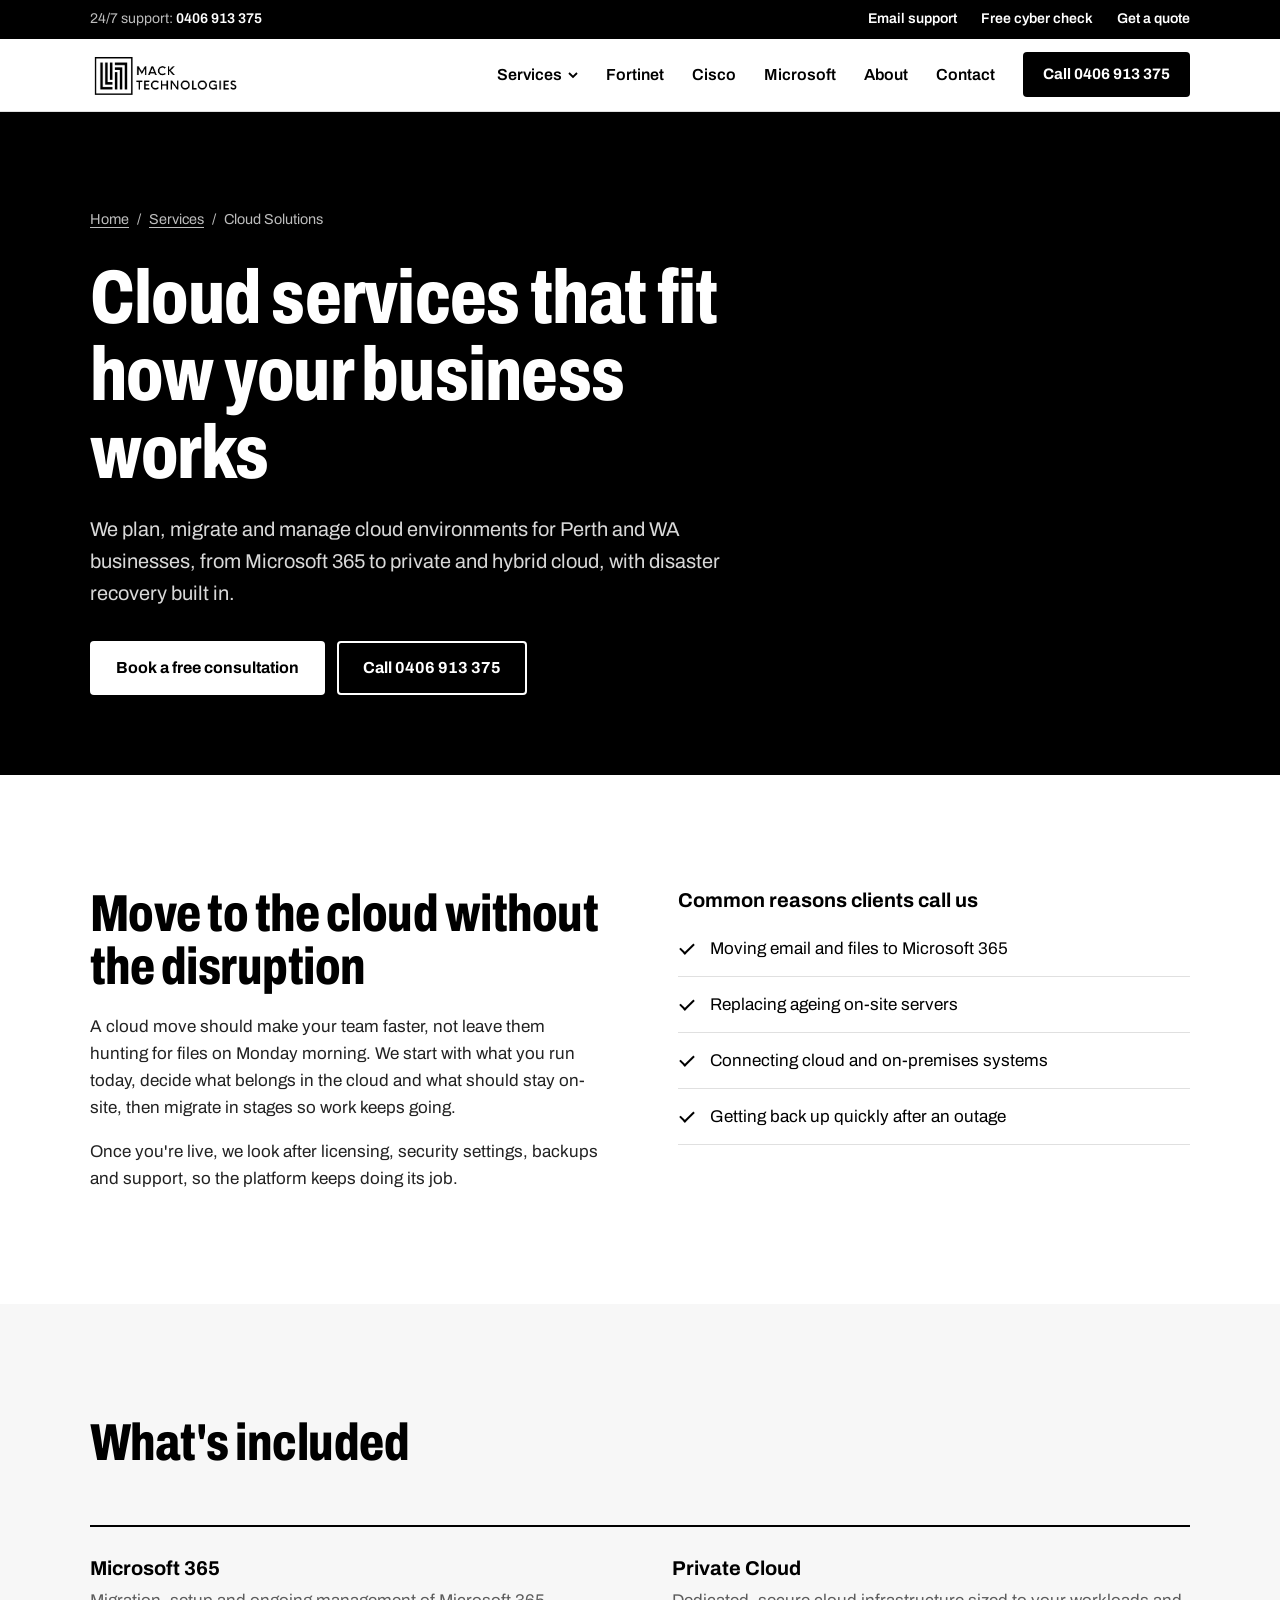
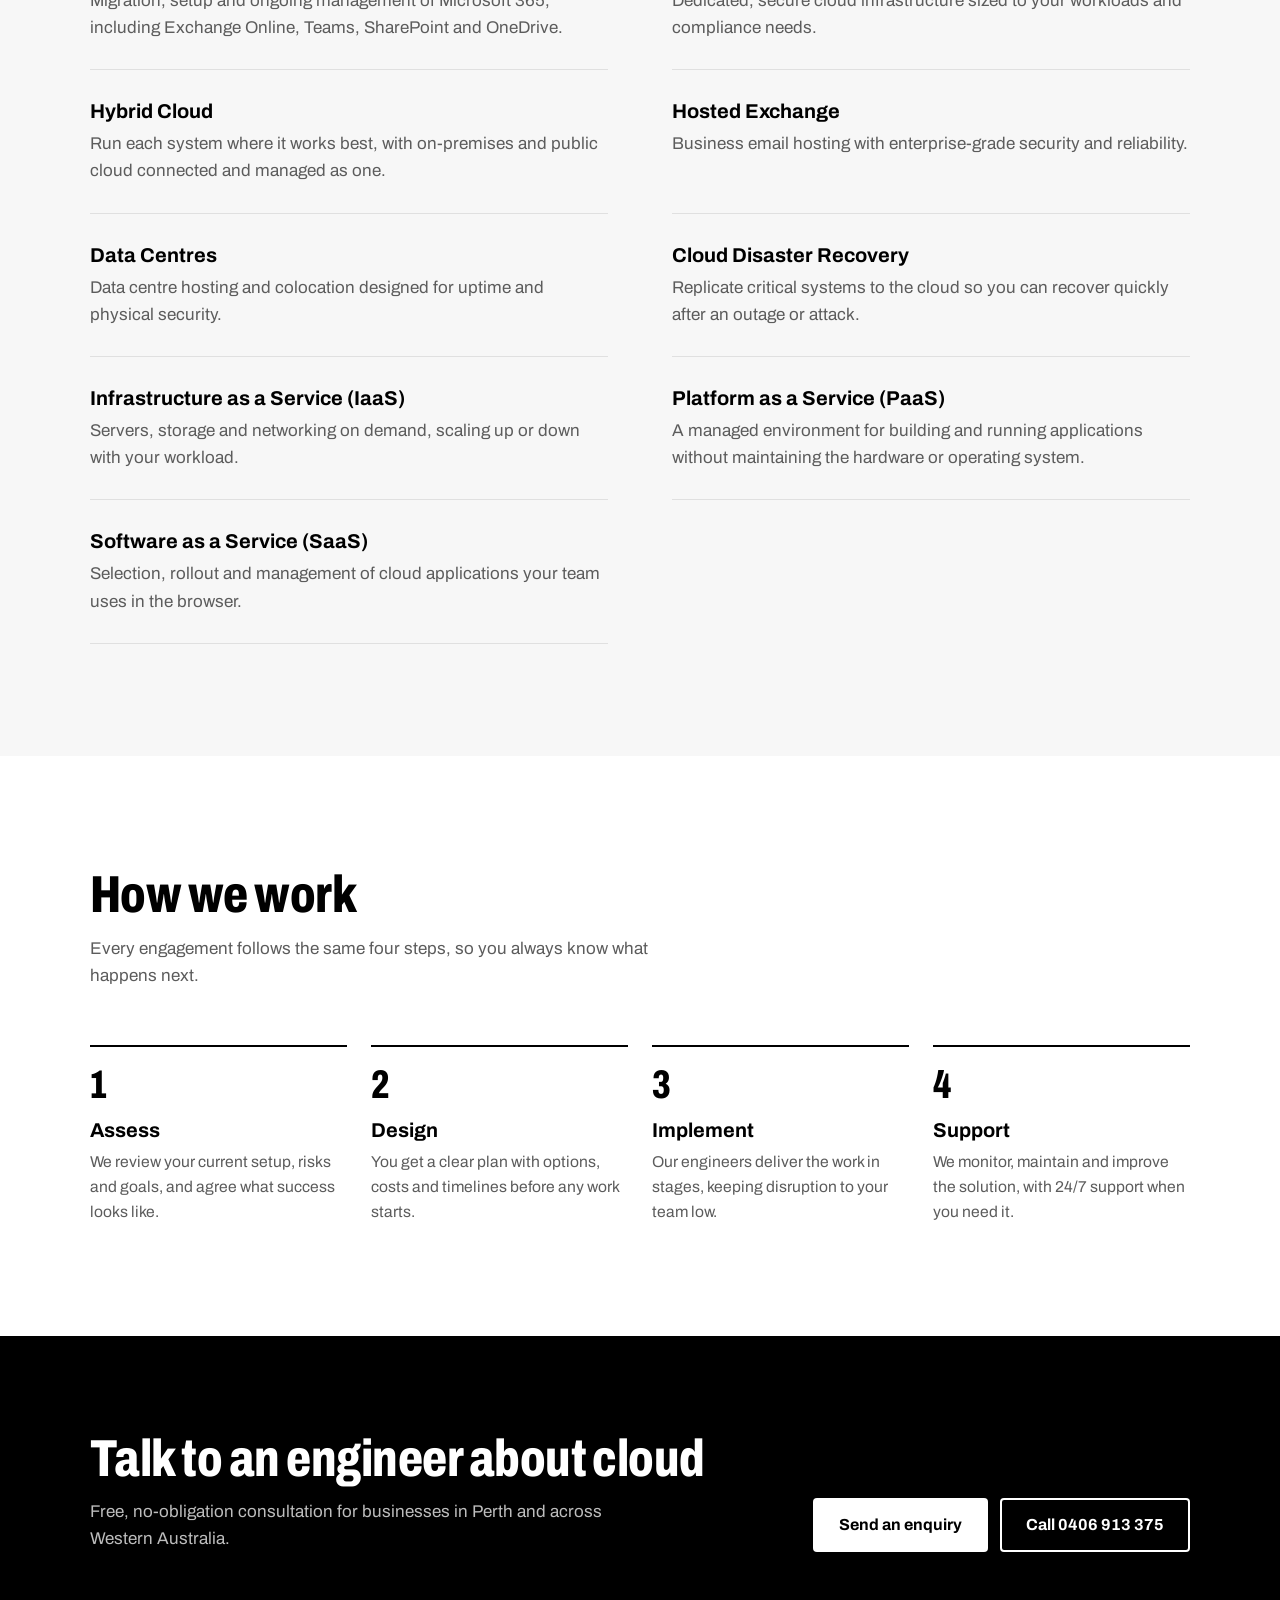
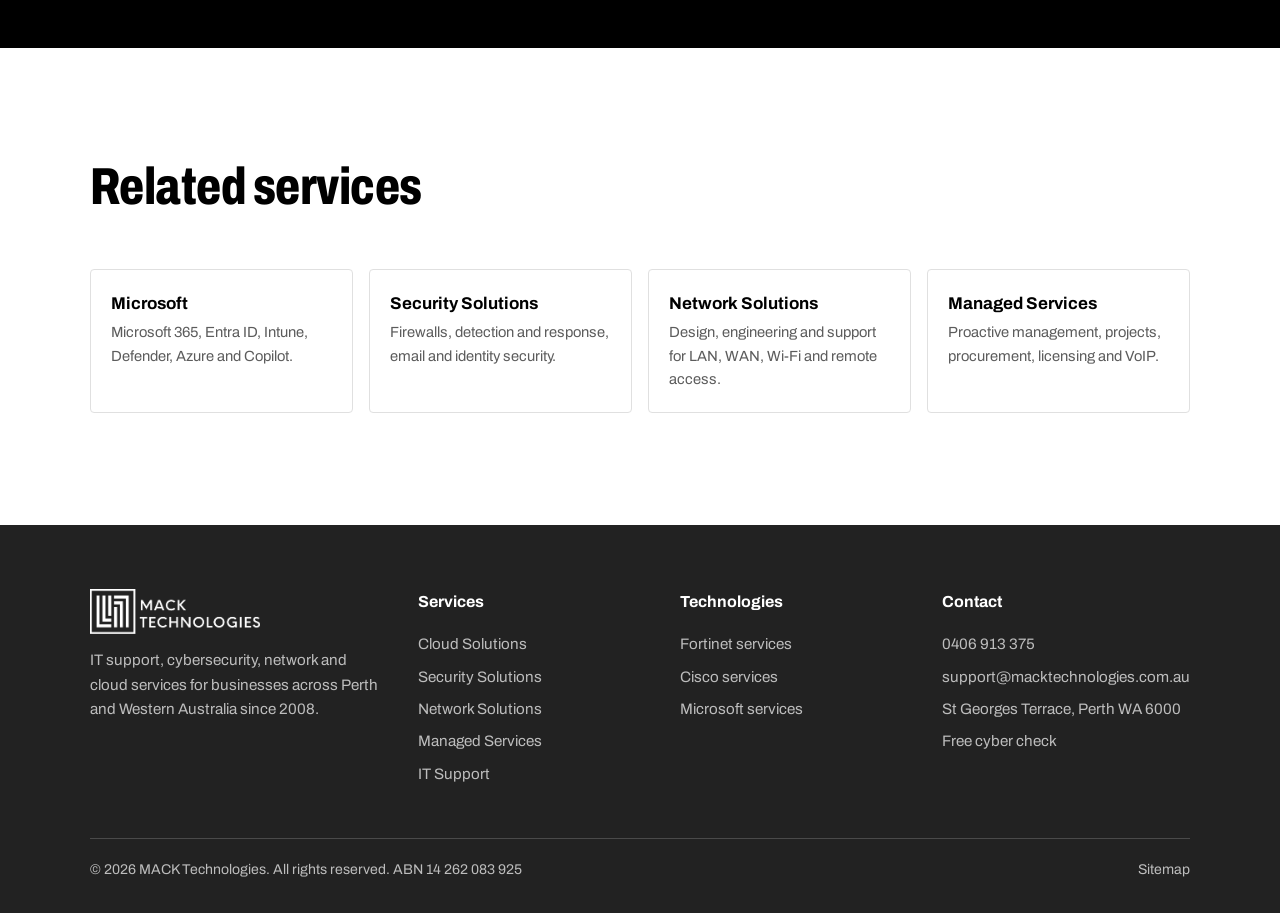
<file: cloud-solutions.html>
<!DOCTYPE html>
<html lang="en-AU">
<head>
  <meta charset="UTF-8">
  <meta name="viewport" content="width=device-width, initial-scale=1.0">
  <title>Cloud Solutions Perth | MACK Technologies</title>
  <meta name="description" content="Cloud migration, Microsoft 365, hybrid and private cloud, and cloud disaster recovery for businesses in Perth and Western Australia.">
  <meta name="robots" content="index, follow">
  <link rel="canonical" href="https://macktechnologies.com.au/cloud-solutions.html">
  <meta name="geo.region" content="AU-WA">
  <meta name="geo.placename" content="Perth">
  <meta property="og:type" content="website">
  <meta property="og:site_name" content="MACK Technologies">
  <meta property="og:locale" content="en_AU">
  <meta property="og:title" content="Cloud Solutions Perth | MACK Technologies">
  <meta property="og:description" content="Cloud migration, Microsoft 365, hybrid and private cloud, and cloud disaster recovery for businesses in Perth and Western Australia.">
  <meta property="og:url" content="https://macktechnologies.com.au/cloud-solutions.html">
  <meta property="og:image" content="https://macktechnologies.com.au/og-image.jpg">
  <meta property="og:image:width" content="1200">
  <meta property="og:image:height" content="630">
  <meta name="twitter:card" content="summary_large_image">
  <meta name="theme-color" content="#000000">
  <link rel="icon" type="image/png" sizes="48x48" href="favicon.png">
  <link rel="apple-touch-icon" href="apple-touch-icon.png">
  <link rel="manifest" href="site.webmanifest">
  <link rel="preconnect" href="https://fonts.googleapis.com">
  <link rel="preconnect" href="https://fonts.gstatic.com" crossorigin>
  <link href="https://fonts.googleapis.com/css2?family=Archivo:wdth,wght@62..125,400..900&display=swap" rel="stylesheet">
  <link rel="stylesheet" href="assets/css/style.css">
  <script type="application/ld+json">{"@context": "https://schema.org", "@type": "Service", "name": "Cloud Solutions", "serviceType": "Cloud Solutions", "description": "Cloud migration, Microsoft 365, hybrid and private cloud, and cloud disaster recovery for businesses in Perth and Western Australia.", "url": "https://macktechnologies.com.au/cloud-solutions.html", "provider": {"@id": "https://macktechnologies.com.au/#business", "@type": "ProfessionalService", "name": "MACK Technologies", "url": "https://macktechnologies.com.au/"}, "areaServed": [{"@type": "City", "name": "Perth"}, {"@type": "State", "name": "Western Australia"}], "hasOfferCatalog": {"@type": "OfferCatalog", "name": "Cloud Solutions", "itemListElement": [{"@type": "Offer", "itemOffered": {"@type": "Service", "name": "Microsoft 365"}}, {"@type": "Offer", "itemOffered": {"@type": "Service", "name": "Private Cloud"}}, {"@type": "Offer", "itemOffered": {"@type": "Service", "name": "Hybrid Cloud"}}, {"@type": "Offer", "itemOffered": {"@type": "Service", "name": "Hosted Exchange"}}, {"@type": "Offer", "itemOffered": {"@type": "Service", "name": "Data Centres"}}, {"@type": "Offer", "itemOffered": {"@type": "Service", "name": "Cloud Disaster Recovery"}}, {"@type": "Offer", "itemOffered": {"@type": "Service", "name": "Infrastructure as a Service (IaaS)"}}, {"@type": "Offer", "itemOffered": {"@type": "Service", "name": "Platform as a Service (PaaS)"}}, {"@type": "Offer", "itemOffered": {"@type": "Service", "name": "Software as a Service (SaaS)"}}]}}</script>
  <script type="application/ld+json">{"@context": "https://schema.org", "@type": "BreadcrumbList", "itemListElement": [{"@type": "ListItem", "position": 1, "name": "Home", "item": "https://macktechnologies.com.au/"}, {"@type": "ListItem", "position": 2, "name": "Cloud Solutions", "item": "https://macktechnologies.com.au/cloud-solutions.html"}]}</script>
</head>
<body>
<a class="skip-link" href="#main">Skip to content</a>
<div class="utility">
  <div class="wrap">
    <span>24/7 support: <a href="tel:+61406913375">0406 913 375</a></span>
    <ul>
      <li class="hide-sm"><a href="mailto:support@macktechnologies.com.au?subject=Support%20request">Email support</a></li>
      <li><a href="cyber-check.html">Free cyber check</a></li>
      <li class="hide-sm"><a href="index.html#contact">Get a quote</a></li>
    </ul>
  </div>
</div>
<header class="site-header">
  <div class="wrap">
    <a class="logo" href="index.html" aria-label="MACK Technologies home"><img src="blob.png" alt="MACK Technologies" width="148" height="54"></a>
    <button class="menu-toggle" aria-label="Menu" aria-expanded="false" aria-controls="site-nav"><span></span></button>
    <nav class="nav" id="site-nav" aria-label="Main">
      <ul class="nav-list">
        <li class="has-menu" data-open="false">
          <button aria-expanded="false" aria-controls="services-menu">Services <svg class="caret" viewBox="0 0 10 10" aria-hidden="true"><path d="M1 3l4 4 4-4" fill="none" stroke="currentColor" stroke-width="1.8"/></svg></button>
          <div class="submenu" id="services-menu">
            <ul class="submenu-col"><li><h3>Services</h3></li>
              <li><a href="cloud-solutions.html">Cloud Solutions<small>Microsoft 365, private and hybrid cloud, hosting and disaster recovery.</small></a></li>
              <li><a href="security-solutions.html">Security Solutions<small>Firewalls, detection and response, email and identity security.</small></a></li>
              <li><a href="network-solutions.html">Network Solutions<small>Design, engineering and support for LAN, WAN, Wi-Fi and remote access.</small></a></li>
              <li><a href="managed-services.html">Managed Services<small>Proactive management, projects, procurement, licensing and VoIP.</small></a></li>
              <li><a href="it-support.html">IT Support<small>Help desk, remote and onsite support, monitoring and backups.</small></a></li>
            </ul>
            <ul class="submenu-col"><li><h3>Technologies</h3></li>
              <li><a href="fortinet.html">Fortinet<small>FortiGate firewalls, Secure SD-WAN, FortiSASE, switching and Wi-Fi.</small></a></li>
              <li><a href="cisco.html">Cisco<small>Catalyst and Meraki switching, Wi-Fi, routing, Duo and Umbrella.</small></a></li>
              <li><a href="microsoft.html">Microsoft<small>Microsoft 365, Entra ID, Intune, Defender, Azure and Copilot.</small></a></li>
            </ul>
          </div>
        </li>
        <li><a href="fortinet.html">Fortinet</a></li>
        <li><a href="cisco.html">Cisco</a></li>
        <li><a href="microsoft.html">Microsoft</a></li>
        <li><a href="index.html#about">About</a></li>
        <li><a href="index.html#contact">Contact</a></li>
      </ul>
      <a class="btn btn-dark header-call" href="tel:+61406913375">Call 0406 913 375</a>
    </nav>
  </div>
</header>
<main id="main">
  <section class="page-hero">
    <div class="wrap">
      <nav aria-label="Breadcrumb"><ol class="crumbs"><li><a href="index.html">Home</a></li><li><a href="index.html#services">Services</a></li><li aria-current="page">Cloud Solutions</li></ol></nav>
      <h1 class="display">Cloud services that fit how your business works</h1>
      <p class="lede">We plan, migrate and manage cloud environments for Perth and WA businesses, from Microsoft 365 to private and hybrid cloud, with disaster recovery built in.</p>
      <div class="btn-row">
        <a class="btn btn-light" href="index.html#contact">Book a free consultation</a>
        <a class="btn btn-outline-light" href="tel:+61406913375">Call 0406 913 375</a>
      </div>
    </div>
  </section>

  <section class="section">
    <div class="wrap split">
      <div>
        <h2 class="display">Move to the cloud without the disruption</h2>
        <div style="margin-top:20px;color:var(--charcoal)"><p>A cloud move should make your team faster, not leave them hunting for files on Monday morning. We start with what you run today, decide what belongs in the cloud and what should stay on-site, then migrate in stages so work keeps going.</p><p style="margin-top:16px">Once you&#x27;re live, we look after licensing, security settings, backups and support, so the platform keeps doing its job.</p></div>
      </div>
      <div>
        <h3 style="margin-bottom:8px">Common reasons clients call us</h3>
        <ul class="check-list"><li>Moving email and files to Microsoft 365</li><li>Replacing ageing on-site servers</li><li>Connecting cloud and on-premises systems</li><li>Getting back up quickly after an outage</li></ul>
      </div>
    </div>
  </section>

  <section class="section bg-light" aria-labelledby="deliver-title">
    <div class="wrap">
      <div class="section-head"><h2 class="display" id="deliver-title">What's included</h2></div>
      <div class="deliver">
        <div class="deliver-item"><h3>Microsoft 365</h3><p>Migration, setup and ongoing management of Microsoft 365, including Exchange Online, Teams, SharePoint and OneDrive.</p></div>
        <div class="deliver-item"><h3>Private Cloud</h3><p>Dedicated, secure cloud infrastructure sized to your workloads and compliance needs.</p></div>
        <div class="deliver-item"><h3>Hybrid Cloud</h3><p>Run each system where it works best, with on-premises and public cloud connected and managed as one.</p></div>
        <div class="deliver-item"><h3>Hosted Exchange</h3><p>Business email hosting with enterprise-grade security and reliability.</p></div>
        <div class="deliver-item"><h3>Data Centres</h3><p>Data centre hosting and colocation designed for uptime and physical security.</p></div>
        <div class="deliver-item"><h3>Cloud Disaster Recovery</h3><p>Replicate critical systems to the cloud so you can recover quickly after an outage or attack.</p></div>
        <div class="deliver-item"><h3>Infrastructure as a Service (IaaS)</h3><p>Servers, storage and networking on demand, scaling up or down with your workload.</p></div>
        <div class="deliver-item"><h3>Platform as a Service (PaaS)</h3><p>A managed environment for building and running applications without maintaining the hardware or operating system.</p></div>
        <div class="deliver-item"><h3>Software as a Service (SaaS)</h3><p>Selection, rollout and management of cloud applications your team uses in the browser.</p></div>
      </div>
    </div>
  </section>

  <section class="section" aria-labelledby="how-title">
    <div class="wrap">
      <div class="section-head">
        <h2 class="display" id="how-title">How we work</h2>
        <p class="section-intro">Every engagement follows the same four steps, so you always know what happens next.</p>
      </div>
      <div class="steps">
        <div class="step"><h3>Assess</h3><p>We review your current setup, risks and goals, and agree what success looks like.</p></div>
        <div class="step"><h3>Design</h3><p>You get a clear plan with options, costs and timelines before any work starts.</p></div>
        <div class="step"><h3>Implement</h3><p>Our engineers deliver the work in stages, keeping disruption to your team low.</p></div>
        <div class="step"><h3>Support</h3><p>We monitor, maintain and improve the solution, with 24/7 support when you need it.</p></div>
      </div>
    </div>
  </section>

  <section class="cta-band">
    <div class="wrap">
      <div>
        <h2 class="display">Talk to an engineer about cloud</h2>
        <p>Free, no-obligation consultation for businesses in Perth and across Western Australia.</p>
      </div>
      <div class="btn-row">
        <a class="btn btn-light" href="index.html#contact">Send an enquiry</a>
        <a class="btn btn-outline-light" href="tel:+61406913375">Call 0406 913 375</a>
      </div>
    </div>
  </section>

  <section class="section" aria-labelledby="related-title">
    <div class="wrap">
      <div class="section-head"><h2 class="display" id="related-title">Related services</h2></div>
      <div class="related">
        <a href="microsoft.html">Microsoft<span>Microsoft 365, Entra ID, Intune, Defender, Azure and Copilot.</span></a>
        <a href="security-solutions.html">Security Solutions<span>Firewalls, detection and response, email and identity security.</span></a>
        <a href="network-solutions.html">Network Solutions<span>Design, engineering and support for LAN, WAN, Wi-Fi and remote access.</span></a>
        <a href="managed-services.html">Managed Services<span>Proactive management, projects, procurement, licensing and VoIP.</span></a>
      </div>
    </div>
  </section>
</main>
<footer class="site-footer">
  <div class="wrap">
    <div class="footer-grid">
      <div>
        <img class="footer-logo" src="logo-white.png" alt="MACK Technologies" width="170" height="46">
        <p>IT support, cybersecurity, network and cloud services for businesses across Perth and Western Australia since 2008.</p>
      </div>
      <div>
        <h2>Services</h2>
        <ul>
          <li><a href="cloud-solutions.html">Cloud Solutions</a></li>
          <li><a href="security-solutions.html">Security Solutions</a></li>
          <li><a href="network-solutions.html">Network Solutions</a></li>
          <li><a href="managed-services.html">Managed Services</a></li>
          <li><a href="it-support.html">IT Support</a></li>
        </ul>
      </div>
      <div>
        <h2>Technologies</h2>
        <ul>
          <li><a href="fortinet.html">Fortinet services</a></li>
          <li><a href="cisco.html">Cisco services</a></li>
          <li><a href="microsoft.html">Microsoft services</a></li>
        </ul>
      </div>
      <div>
        <h2>Contact</h2>
        <address style="font-style:normal">
        <ul>
          <li><a href="tel:+61406913375">0406 913 375</a></li>
          <li><a href="mailto:support@macktechnologies.com.au">support@macktechnologies.com.au</a></li>
          <li>St Georges Terrace, Perth WA 6000</li>
          <li><a href="cyber-check.html">Free cyber check</a></li>
        </ul>
        </address>
      </div>
    </div>
    <div class="footer-base">
      <span>&copy; <span id="year">2026</span> MACK Technologies. All rights reserved. ABN 14 262 083 925</span>
      <a href="sitemap.xml">Sitemap</a>
    </div>
  </div>
</footer>
<script src="assets/js/main.js" defer></script>
</body>
</html>
</file>
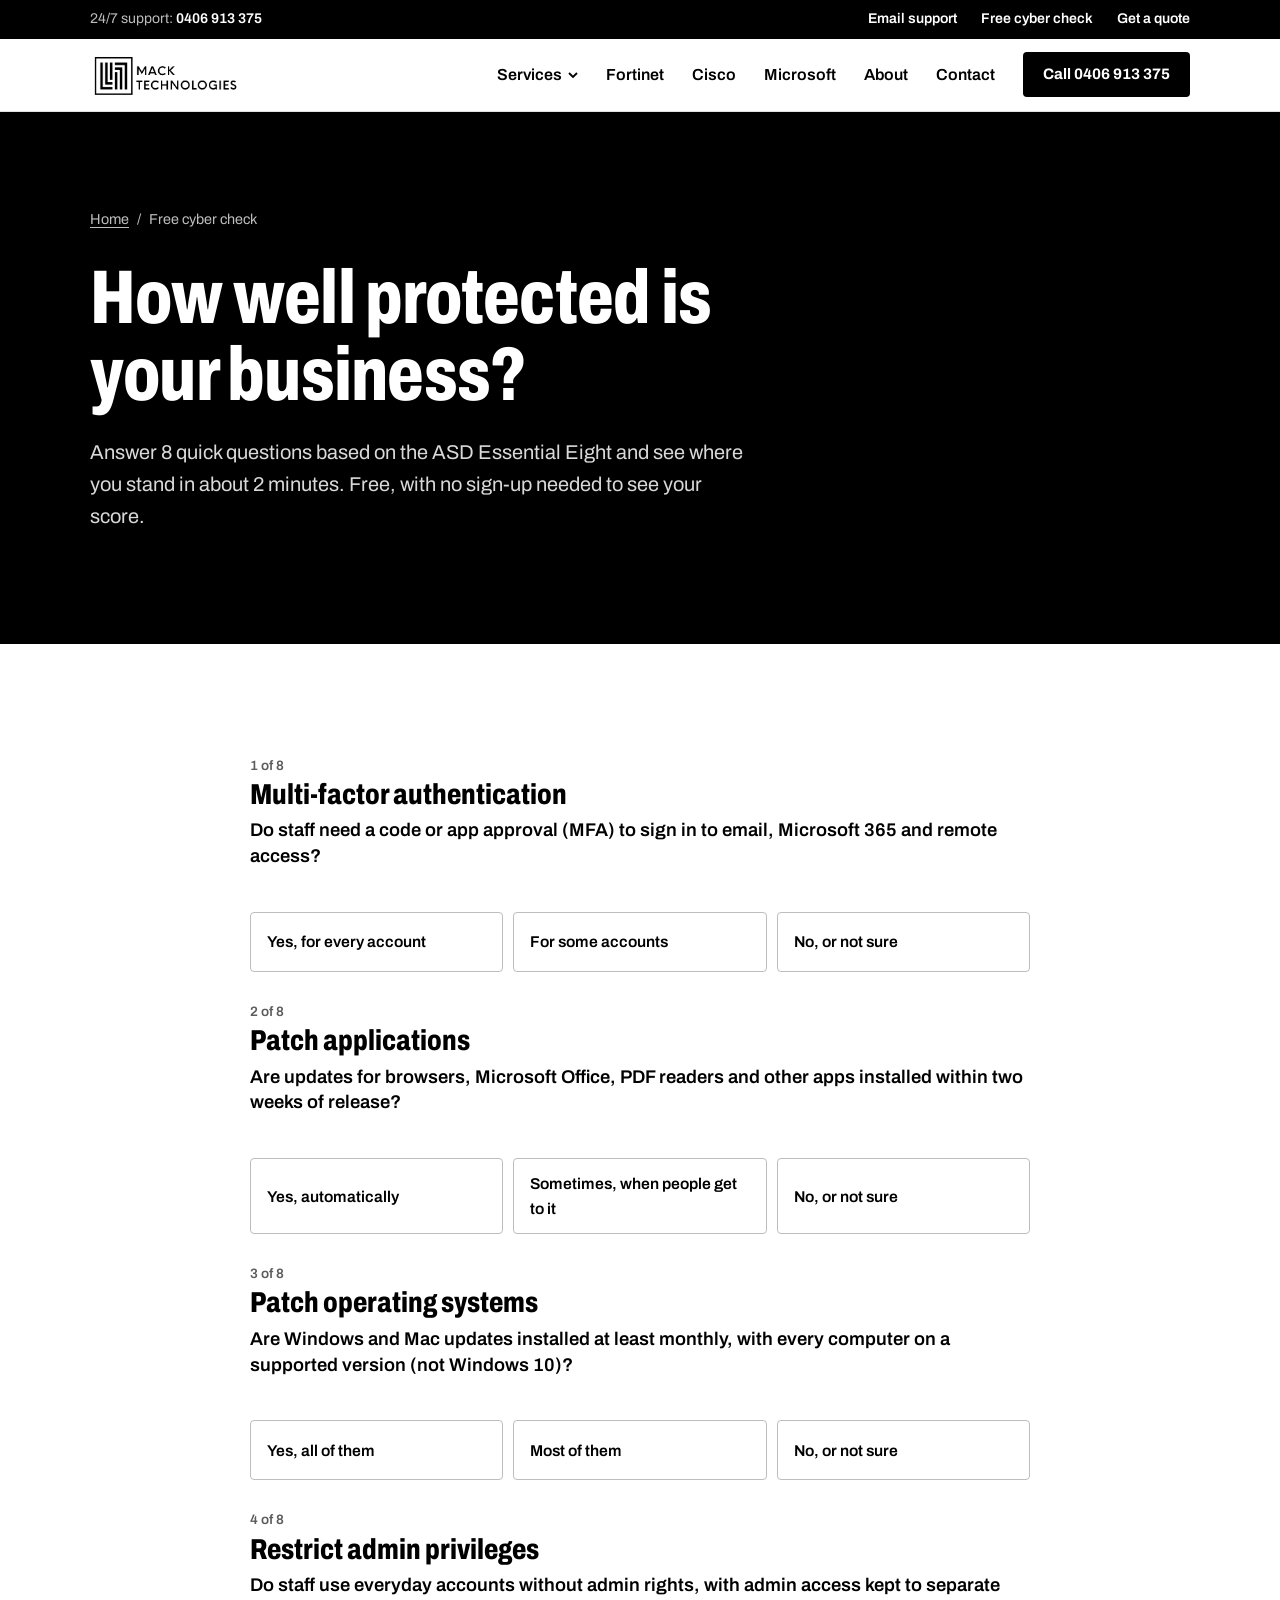
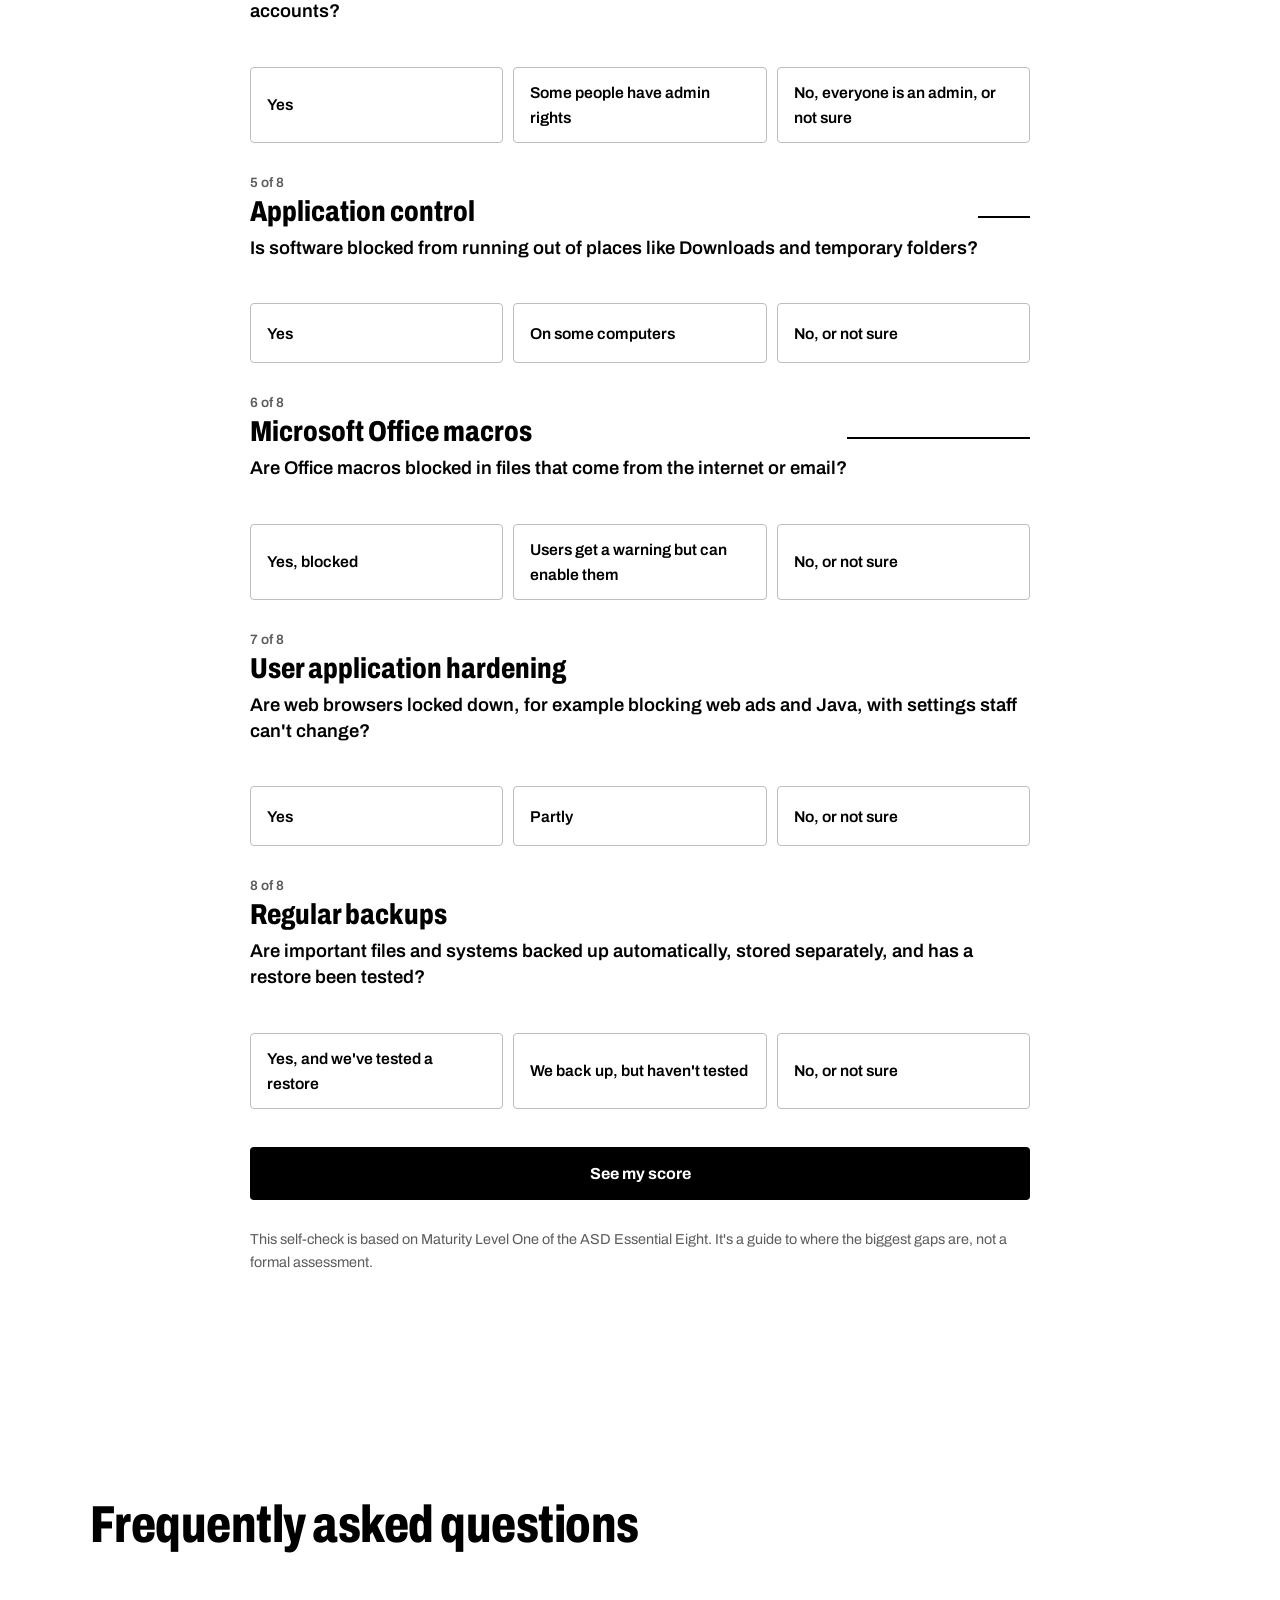
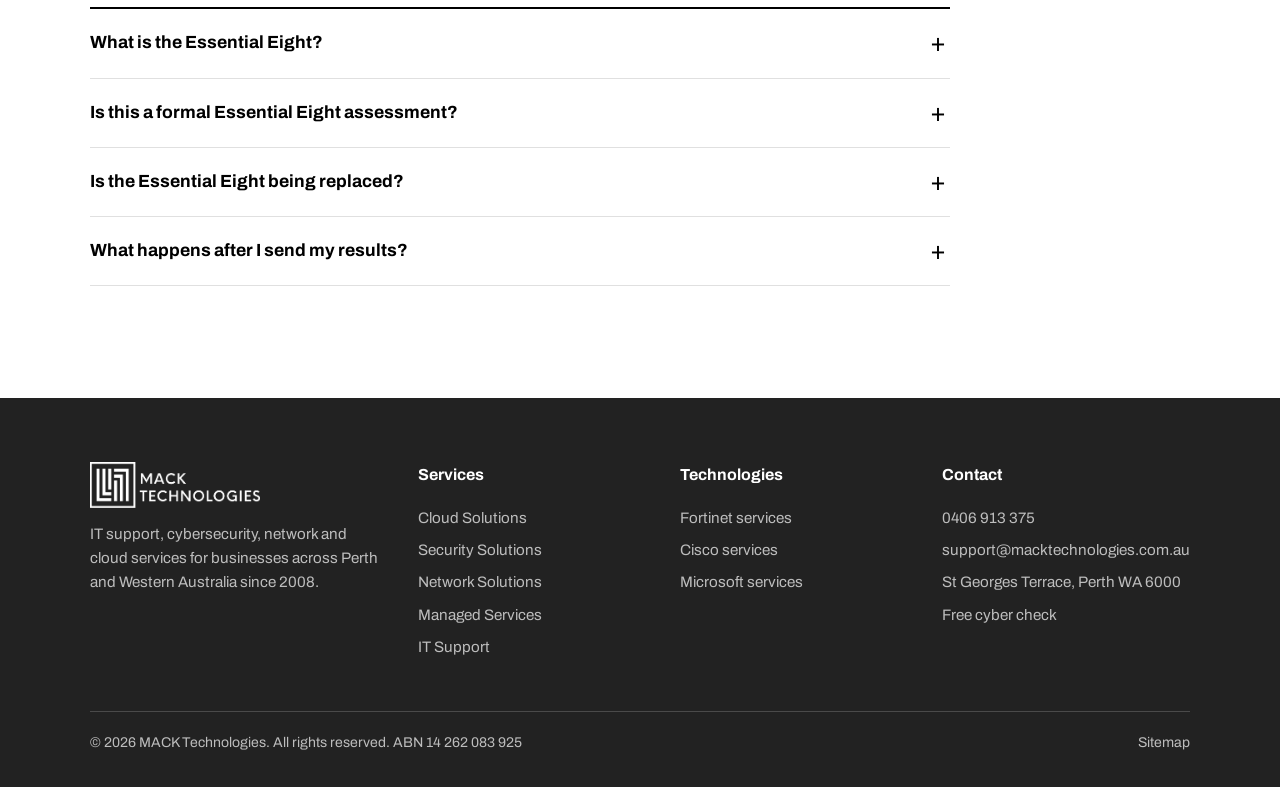
<file: cyber-check.html>
<!DOCTYPE html>
<html lang="en-AU">
<head>
  <meta charset="UTF-8">
  <meta name="viewport" content="width=device-width, initial-scale=1.0">
  <title>Free Cyber Security Self-Check | Essential Eight | MACK Technologies</title>
  <meta name="description" content="Check your business against the ASD Essential Eight in 2 minutes. Free cyber security self-check for Perth and WA businesses, with practical next steps.">
  <meta name="robots" content="index, follow">
  <link rel="canonical" href="https://macktechnologies.com.au/cyber-check.html">
  <meta name="geo.region" content="AU-WA">
  <meta name="geo.placename" content="Perth">
  <meta property="og:type" content="website">
  <meta property="og:site_name" content="MACK Technologies">
  <meta property="og:locale" content="en_AU">
  <meta property="og:title" content="Free Cyber Security Self-Check | Essential Eight | MACK Technologies">
  <meta property="og:description" content="Check your business against the ASD Essential Eight in 2 minutes. Free cyber security self-check for Perth and WA businesses, with practical next steps.">
  <meta property="og:url" content="https://macktechnologies.com.au/cyber-check.html">
  <meta property="og:image" content="https://macktechnologies.com.au/og-image.jpg">
  <meta property="og:image:width" content="1200">
  <meta property="og:image:height" content="630">
  <meta name="twitter:card" content="summary_large_image">
  <meta name="theme-color" content="#000000">
  <link rel="icon" type="image/png" sizes="48x48" href="favicon.png">
  <link rel="apple-touch-icon" href="apple-touch-icon.png">
  <link rel="manifest" href="site.webmanifest">
  <link rel="preconnect" href="https://fonts.googleapis.com">
  <link rel="preconnect" href="https://fonts.gstatic.com" crossorigin>
  <link href="https://fonts.googleapis.com/css2?family=Archivo:wdth,wght@62..125,400..900&display=swap" rel="stylesheet">
  <link rel="stylesheet" href="assets/css/style.css">
  <script type="application/ld+json">{"@context": "https://schema.org", "@type": "WebPage", "name": "Free cyber security self-check", "url": "https://macktechnologies.com.au/cyber-check.html", "description": "Check your business against the ASD Essential Eight in 2 minutes.", "publisher": {"@id": "https://macktechnologies.com.au/#business"}}</script>
  <script type="application/ld+json">{"@context": "https://schema.org", "@type": "BreadcrumbList", "itemListElement": [{"@type": "ListItem", "position": 1, "name": "Home", "item": "https://macktechnologies.com.au/"}, {"@type": "ListItem", "position": 2, "name": "Free cyber check", "item": "https://macktechnologies.com.au/cyber-check.html"}]}</script>
  <script type="application/ld+json">{"@context": "https://schema.org", "@type": "FAQPage", "mainEntity": [{"@type": "Question", "name": "What is the Essential Eight?", "acceptedAnswer": {"@type": "Answer", "text": "The Essential Eight is a set of eight baseline cyber security strategies published by the Australian Signals Directorate (ASD). It's widely used by insurers, government and larger clients as a measure of whether a business has the basics in place."}}, {"@type": "Question", "name": "Is this a formal Essential Eight assessment?", "acceptedAnswer": {"@type": "Answer", "text": "No. It's a quick self-check based on Maturity Level One of the Essential Eight, designed to show where the biggest gaps are. A formal assessment involves checking configurations and evidence on your systems, which we can do for you."}}, {"@type": "Question", "name": "Is the Essential Eight being replaced?", "acceptedAnswer": {"@type": "Answer", "text": "The ASD has announced it will gradually move from the Essential Eight to broader guidance called Essentials over the next few years. The eight controls remain the recommended baseline in the meantime, and fixing them now puts you in a strong position for whatever comes next."}}, {"@type": "Question", "name": "What happens after I send my results?", "acceptedAnswer": {"@type": "Answer", "text": "One of our engineers will review your answers and get back to you, usually within one business day, with a short summary of what to fix first. There's no cost and no obligation."}}]}</script>
</head>
<body>
<a class="skip-link" href="#main">Skip to content</a>
<div class="utility">
  <div class="wrap">
    <span>24/7 support: <a href="tel:+61406913375">0406 913 375</a></span>
    <ul>
      <li class="hide-sm"><a href="mailto:support@macktechnologies.com.au?subject=Support%20request">Email support</a></li>
      <li><a href="cyber-check.html">Free cyber check</a></li>
      <li class="hide-sm"><a href="index.html#contact">Get a quote</a></li>
    </ul>
  </div>
</div>
<header class="site-header">
  <div class="wrap">
    <a class="logo" href="index.html" aria-label="MACK Technologies home"><img src="blob.png" alt="MACK Technologies" width="148" height="54"></a>
    <button class="menu-toggle" aria-label="Menu" aria-expanded="false" aria-controls="site-nav"><span></span></button>
    <nav class="nav" id="site-nav" aria-label="Main">
      <ul class="nav-list">
        <li class="has-menu" data-open="false">
          <button aria-expanded="false" aria-controls="services-menu">Services <svg class="caret" viewBox="0 0 10 10" aria-hidden="true"><path d="M1 3l4 4 4-4" fill="none" stroke="currentColor" stroke-width="1.8"/></svg></button>
          <div class="submenu" id="services-menu">
            <ul class="submenu-col"><li><h3>Services</h3></li>
              <li><a href="cloud-solutions.html">Cloud Solutions<small>Microsoft 365, private and hybrid cloud, hosting and disaster recovery.</small></a></li>
              <li><a href="security-solutions.html">Security Solutions<small>Firewalls, detection and response, email and identity security.</small></a></li>
              <li><a href="network-solutions.html">Network Solutions<small>Design, engineering and support for LAN, WAN, Wi-Fi and remote access.</small></a></li>
              <li><a href="managed-services.html">Managed Services<small>Proactive management, projects, procurement, licensing and VoIP.</small></a></li>
              <li><a href="it-support.html">IT Support<small>Help desk, remote and onsite support, monitoring and backups.</small></a></li>
            </ul>
            <ul class="submenu-col"><li><h3>Technologies</h3></li>
              <li><a href="fortinet.html">Fortinet<small>FortiGate firewalls, Secure SD-WAN, FortiSASE, switching and Wi-Fi.</small></a></li>
              <li><a href="cisco.html">Cisco<small>Catalyst and Meraki switching, Wi-Fi, routing, Duo and Umbrella.</small></a></li>
              <li><a href="microsoft.html">Microsoft<small>Microsoft 365, Entra ID, Intune, Defender, Azure and Copilot.</small></a></li>
            </ul>
          </div>
        </li>
        <li><a href="fortinet.html">Fortinet</a></li>
        <li><a href="cisco.html">Cisco</a></li>
        <li><a href="microsoft.html">Microsoft</a></li>
        <li><a href="index.html#about">About</a></li>
        <li><a href="index.html#contact">Contact</a></li>
      </ul>
      <a class="btn btn-dark header-call" href="tel:+61406913375">Call 0406 913 375</a>
    </nav>
  </div>
</header>
<main id="main">
  <section class="page-hero">
    <div class="wrap">
      <nav aria-label="Breadcrumb"><ol class="crumbs"><li><a href="index.html">Home</a></li><li aria-current="page">Free cyber check</li></ol></nav>
      <h1 class="display">How well protected is your business?</h1>
      <p class="lede">Answer 8 quick questions based on the ASD Essential Eight and see where you stand in about 2 minutes. Free, with no sign-up needed to see your score.</p>
    </div>
  </section>

  <section class="section">
    <div class="wrap check-wrap">
      <form id="cyber-check" class="check" novalidate>
        <fieldset class="q" data-key="mfa" data-name="Multi-factor authentication" data-rec="Turn on MFA for every account, starting with email, Microsoft 365, remote access and admin accounts." data-link="microsoft.html">
          <legend><span class="q-num">1 of 8</span><span class="q-title">Multi-factor authentication</span>Do staff need a code or app approval (MFA) to sign in to email, Microsoft 365 and remote access?</legend>
          <div class="opts"><label class="opt"><input type="radio" name="mfa" value="2" required><span>Yes, for every account</span></label><label class="opt"><input type="radio" name="mfa" value="1" required><span>For some accounts</span></label><label class="opt"><input type="radio" name="mfa" value="0" required><span>No, or not sure</span></label></div>
        </fieldset>
        <fieldset class="q" data-key="patch_apps" data-name="Patch applications" data-rec="Automate app updates so security fixes go on within two weeks, and within 48 hours for critical issues on internet-facing systems." data-link="it-support.html">
          <legend><span class="q-num">2 of 8</span><span class="q-title">Patch applications</span>Are updates for browsers, Microsoft Office, PDF readers and other apps installed within two weeks of release?</legend>
          <div class="opts"><label class="opt"><input type="radio" name="patch_apps" value="2" required><span>Yes, automatically</span></label><label class="opt"><input type="radio" name="patch_apps" value="1" required><span>Sometimes, when people get to it</span></label><label class="opt"><input type="radio" name="patch_apps" value="0" required><span>No, or not sure</span></label></div>
        </fieldset>
        <fieldset class="q" data-key="patch_os" data-name="Patch operating systems" data-rec="Install operating system updates at least monthly and upgrade or replace unsupported systems such as Windows 10." data-link="it-support.html">
          <legend><span class="q-num">3 of 8</span><span class="q-title">Patch operating systems</span>Are Windows and Mac updates installed at least monthly, with every computer on a supported version (not Windows 10)?</legend>
          <div class="opts"><label class="opt"><input type="radio" name="patch_os" value="2" required><span>Yes, all of them</span></label><label class="opt"><input type="radio" name="patch_os" value="1" required><span>Most of them</span></label><label class="opt"><input type="radio" name="patch_os" value="0" required><span>No, or not sure</span></label></div>
        </fieldset>
        <fieldset class="q" data-key="admin" data-name="Restrict admin privileges" data-rec="Remove admin rights from everyday accounts and keep separate admin accounts that aren&#x27;t used for email or web browsing." data-link="security-solutions.html">
          <legend><span class="q-num">4 of 8</span><span class="q-title">Restrict admin privileges</span>Do staff use everyday accounts without admin rights, with admin access kept to separate accounts?</legend>
          <div class="opts"><label class="opt"><input type="radio" name="admin" value="2" required><span>Yes</span></label><label class="opt"><input type="radio" name="admin" value="1" required><span>Some people have admin rights</span></label><label class="opt"><input type="radio" name="admin" value="0" required><span>No, everyone is an admin, or not sure</span></label></div>
        </fieldset>
        <fieldset class="q" data-key="appcontrol" data-name="Application control" data-rec="Block programs and scripts from running out of user folders such as Downloads and Temp, so a malicious download can&#x27;t simply run." data-link="security-solutions.html">
          <legend><span class="q-num">5 of 8</span><span class="q-title">Application control</span>Is software blocked from running out of places like Downloads and temporary folders?</legend>
          <div class="opts"><label class="opt"><input type="radio" name="appcontrol" value="2" required><span>Yes</span></label><label class="opt"><input type="radio" name="appcontrol" value="1" required><span>On some computers</span></label><label class="opt"><input type="radio" name="appcontrol" value="0" required><span>No, or not sure</span></label></div>
        </fieldset>
        <fieldset class="q" data-key="macros" data-name="Microsoft Office macros" data-rec="Block macros in files from the internet, and turn them off entirely for staff who don&#x27;t need them." data-link="microsoft.html">
          <legend><span class="q-num">6 of 8</span><span class="q-title">Microsoft Office macros</span>Are Office macros blocked in files that come from the internet or email?</legend>
          <div class="opts"><label class="opt"><input type="radio" name="macros" value="2" required><span>Yes, blocked</span></label><label class="opt"><input type="radio" name="macros" value="1" required><span>Users get a warning but can enable them</span></label><label class="opt"><input type="radio" name="macros" value="0" required><span>No, or not sure</span></label></div>
        </fieldset>
        <fieldset class="q" data-key="hardening" data-name="User application hardening" data-rec="Centrally manage browser settings to block web ads and Java from the internet, and stop users changing those settings." data-link="security-solutions.html">
          <legend><span class="q-num">7 of 8</span><span class="q-title">User application hardening</span>Are web browsers locked down, for example blocking web ads and Java, with settings staff can&#x27;t change?</legend>
          <div class="opts"><label class="opt"><input type="radio" name="hardening" value="2" required><span>Yes</span></label><label class="opt"><input type="radio" name="hardening" value="1" required><span>Partly</span></label><label class="opt"><input type="radio" name="hardening" value="0" required><span>No, or not sure</span></label></div>
        </fieldset>
        <fieldset class="q" data-key="backups" data-name="Regular backups" data-rec="Back up automatically, keep a copy offline or immutable so ransomware can&#x27;t reach it, and test a restore at least once a year." data-link="it-support.html">
          <legend><span class="q-num">8 of 8</span><span class="q-title">Regular backups</span>Are important files and systems backed up automatically, stored separately, and has a restore been tested?</legend>
          <div class="opts"><label class="opt"><input type="radio" name="backups" value="2" required><span>Yes, and we&#x27;ve tested a restore</span></label><label class="opt"><input type="radio" name="backups" value="1" required><span>We back up, but haven&#x27;t tested</span></label><label class="opt"><input type="radio" name="backups" value="0" required><span>No, or not sure</span></label></div>
        </fieldset>
        <p class="check-error" id="check-error" role="alert" hidden>Answer all 8 questions to see your score. The first unanswered question is highlighted.</p>
        <button class="btn btn-dark" type="submit">See my score</button>
      </form>

      <div id="check-result" class="result" hidden tabindex="-1">
        <div class="result-head">
          <p class="result-score"><span id="score">0</span><small>/ 16</small></p>
          <div>
            <h2 class="display" id="band-title">Your result</h2>
            <p id="band-text"></p>
          </div>
        </div>
        <ul class="result-list" id="result-list"></ul>
        <div class="result-actions">
          <button type="button" class="btn btn-outline-dark" id="check-again">Change my answers</button>
        </div>

        <form class="form lead" id="lead-form" action="https://formspree.io/f/mrblpboy" method="POST">
          <h3>Get your free action plan</h3>
          <p class="form-note" style="margin:0 0 18px">Send us your results and an engineer will reply with what to fix first, usually within one business day. No cost, no obligation.</p>
          <input type="hidden" name="_subject" id="lead-subject" value="Cyber self-check result">
          <input type="hidden" name="enquiry_type" value="Cyber self-check">
          <input type="hidden" name="score" id="lead-score">
          <input type="hidden" name="answers" id="lead-answers">
          <div class="two-col">
            <div class="field"><label for="l-name">Full name <span class="req">(required)</span></label><input type="text" id="l-name" name="name" autocomplete="name" required></div>
            <div class="field"><label for="l-company">Business name <span class="req">(required)</span></label><input type="text" id="l-company" name="company" autocomplete="organization" required></div>
          </div>
          <div class="two-col">
            <div class="field"><label for="l-email">Email <span class="req">(required)</span></label><input type="email" id="l-email" name="email" autocomplete="email" required></div>
            <div class="field"><label for="l-phone">Phone</label><input type="tel" id="l-phone" name="phone" autocomplete="tel"></div>
          </div>
          <div class="field">
            <label for="l-staff">How many staff?</label>
            <select id="l-staff" name="staff">
              <option value="">Choose one</option><option>1–5</option><option>6–20</option><option>21–50</option><option>51+</option>
            </select>
          </div>
          <button class="btn btn-dark" type="submit">Send my results</button>
          <p class="form-note">We'll only use your details to respond to this request.</p>
        </form>
        <div class="lead-done" id="lead-done" hidden tabindex="-1">
          <h3>Thanks, your results are on their way to us</h3>
          <p>An engineer will be in touch, usually within one business day. For anything urgent, call <a href="tel:+61406913375">0406 913 375</a>.</p>
        </div>
      </div>

      <p class="check-note">This self-check is based on Maturity Level One of the ASD Essential Eight. It's a guide to where the biggest gaps are, not a formal assessment.</p>
    </div>
  </section>

  <section class="section" aria-labelledby="faq-title">
    <div class="wrap">
      <div class="section-head"><h2 class="display" id="faq-title">Frequently asked questions</h2></div>
      <div class="faq">
        <details><summary>What is the Essential Eight?</summary><p>The Essential Eight is a set of eight baseline cyber security strategies published by the Australian Signals Directorate (ASD). It&#x27;s widely used by insurers, government and larger clients as a measure of whether a business has the basics in place.</p></details>
        <details><summary>Is this a formal Essential Eight assessment?</summary><p>No. It&#x27;s a quick self-check based on Maturity Level One of the Essential Eight, designed to show where the biggest gaps are. A formal assessment involves checking configurations and evidence on your systems, which we can do for you.</p></details>
        <details><summary>Is the Essential Eight being replaced?</summary><p>The ASD has announced it will gradually move from the Essential Eight to broader guidance called Essentials over the next few years. The eight controls remain the recommended baseline in the meantime, and fixing them now puts you in a strong position for whatever comes next.</p></details>
        <details><summary>What happens after I send my results?</summary><p>One of our engineers will review your answers and get back to you, usually within one business day, with a short summary of what to fix first. There&#x27;s no cost and no obligation.</p></details>
      </div>
    </div>
  </section>
</main>
<footer class="site-footer">
  <div class="wrap">
    <div class="footer-grid">
      <div>
        <img class="footer-logo" src="logo-white.png" alt="MACK Technologies" width="170" height="46">
        <p>IT support, cybersecurity, network and cloud services for businesses across Perth and Western Australia since 2008.</p>
      </div>
      <div>
        <h2>Services</h2>
        <ul>
          <li><a href="cloud-solutions.html">Cloud Solutions</a></li>
          <li><a href="security-solutions.html">Security Solutions</a></li>
          <li><a href="network-solutions.html">Network Solutions</a></li>
          <li><a href="managed-services.html">Managed Services</a></li>
          <li><a href="it-support.html">IT Support</a></li>
        </ul>
      </div>
      <div>
        <h2>Technologies</h2>
        <ul>
          <li><a href="fortinet.html">Fortinet services</a></li>
          <li><a href="cisco.html">Cisco services</a></li>
          <li><a href="microsoft.html">Microsoft services</a></li>
        </ul>
      </div>
      <div>
        <h2>Contact</h2>
        <address style="font-style:normal">
        <ul>
          <li><a href="tel:+61406913375">0406 913 375</a></li>
          <li><a href="mailto:support@macktechnologies.com.au">support@macktechnologies.com.au</a></li>
          <li>St Georges Terrace, Perth WA 6000</li>
          <li><a href="cyber-check.html">Free cyber check</a></li>
        </ul>
        </address>
      </div>
    </div>
    <div class="footer-base">
      <span>&copy; <span id="year">2026</span> MACK Technologies. All rights reserved. ABN 14 262 083 925</span>
      <a href="sitemap.xml">Sitemap</a>
    </div>
  </div>
</footer>
<script src="assets/js/main.js" defer></script>
<script src="assets/js/cyber-check.js" defer></script>
</body>
</html>
</file>
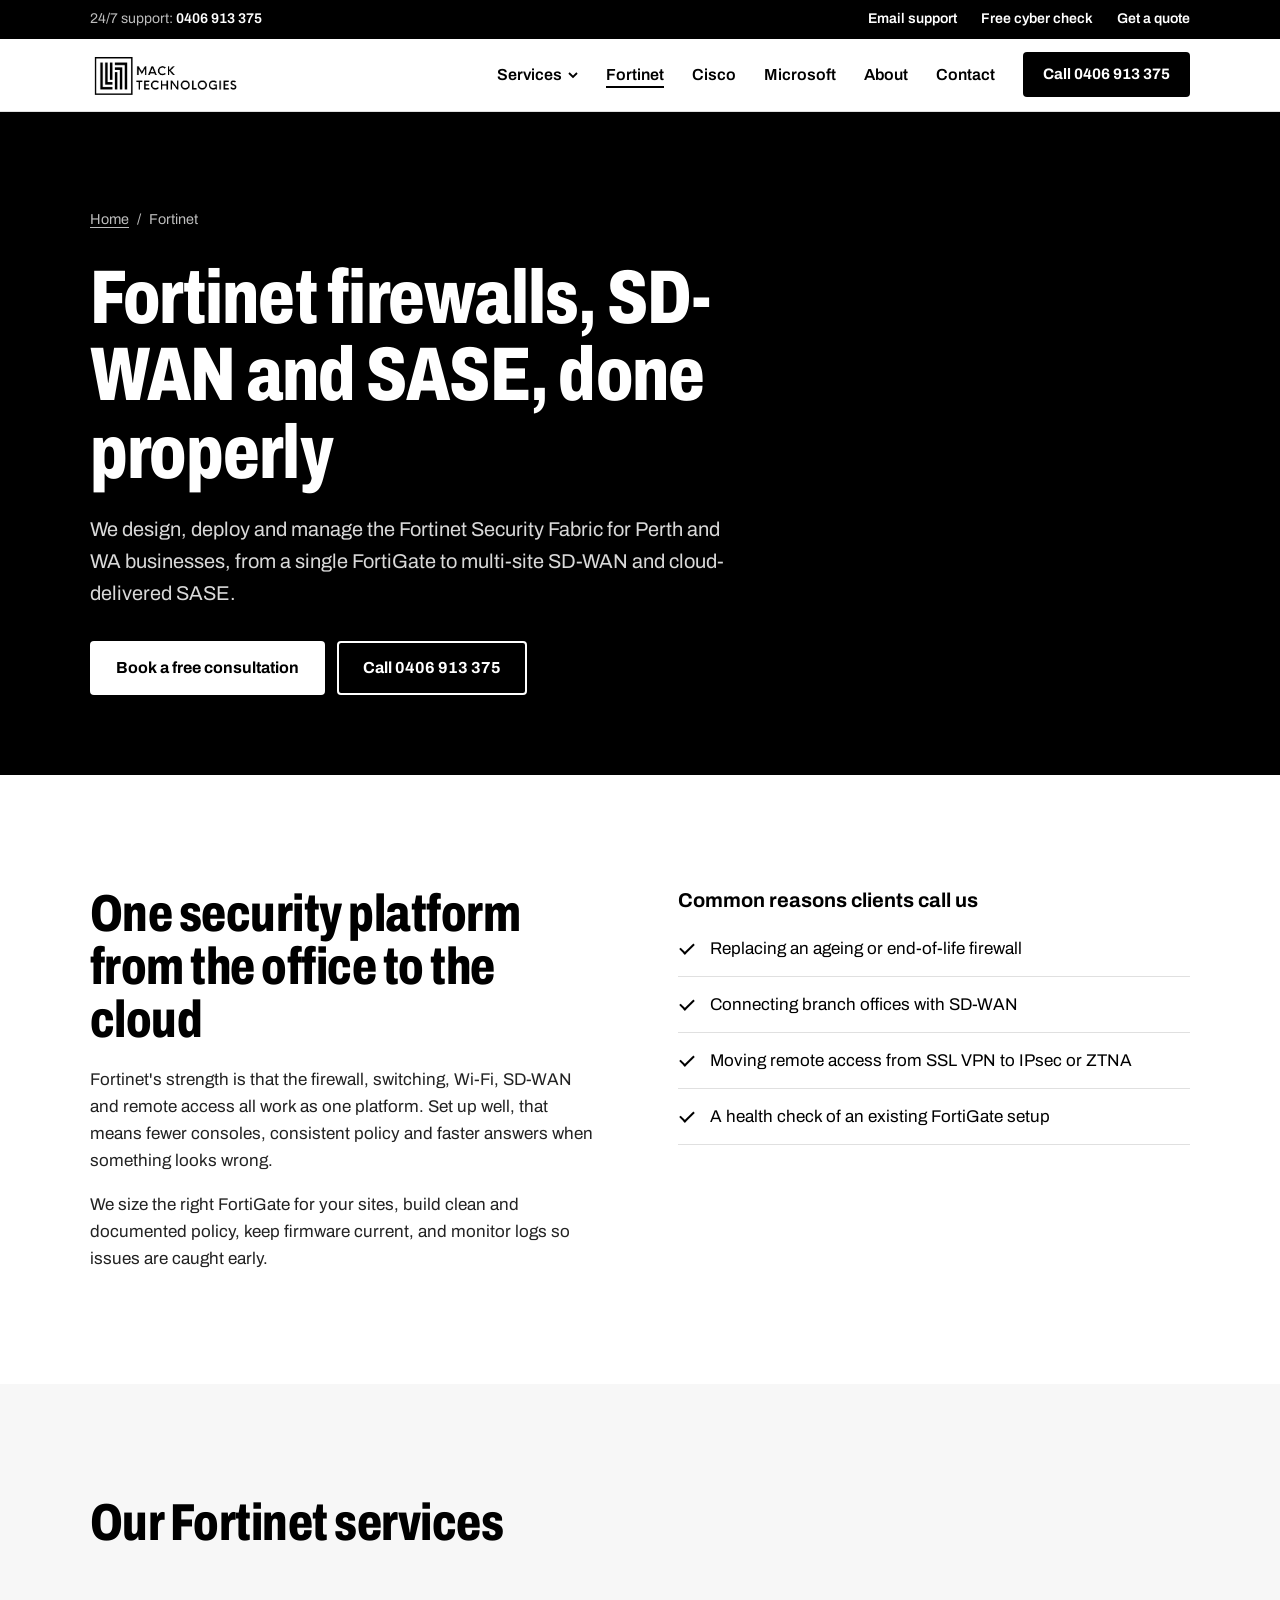
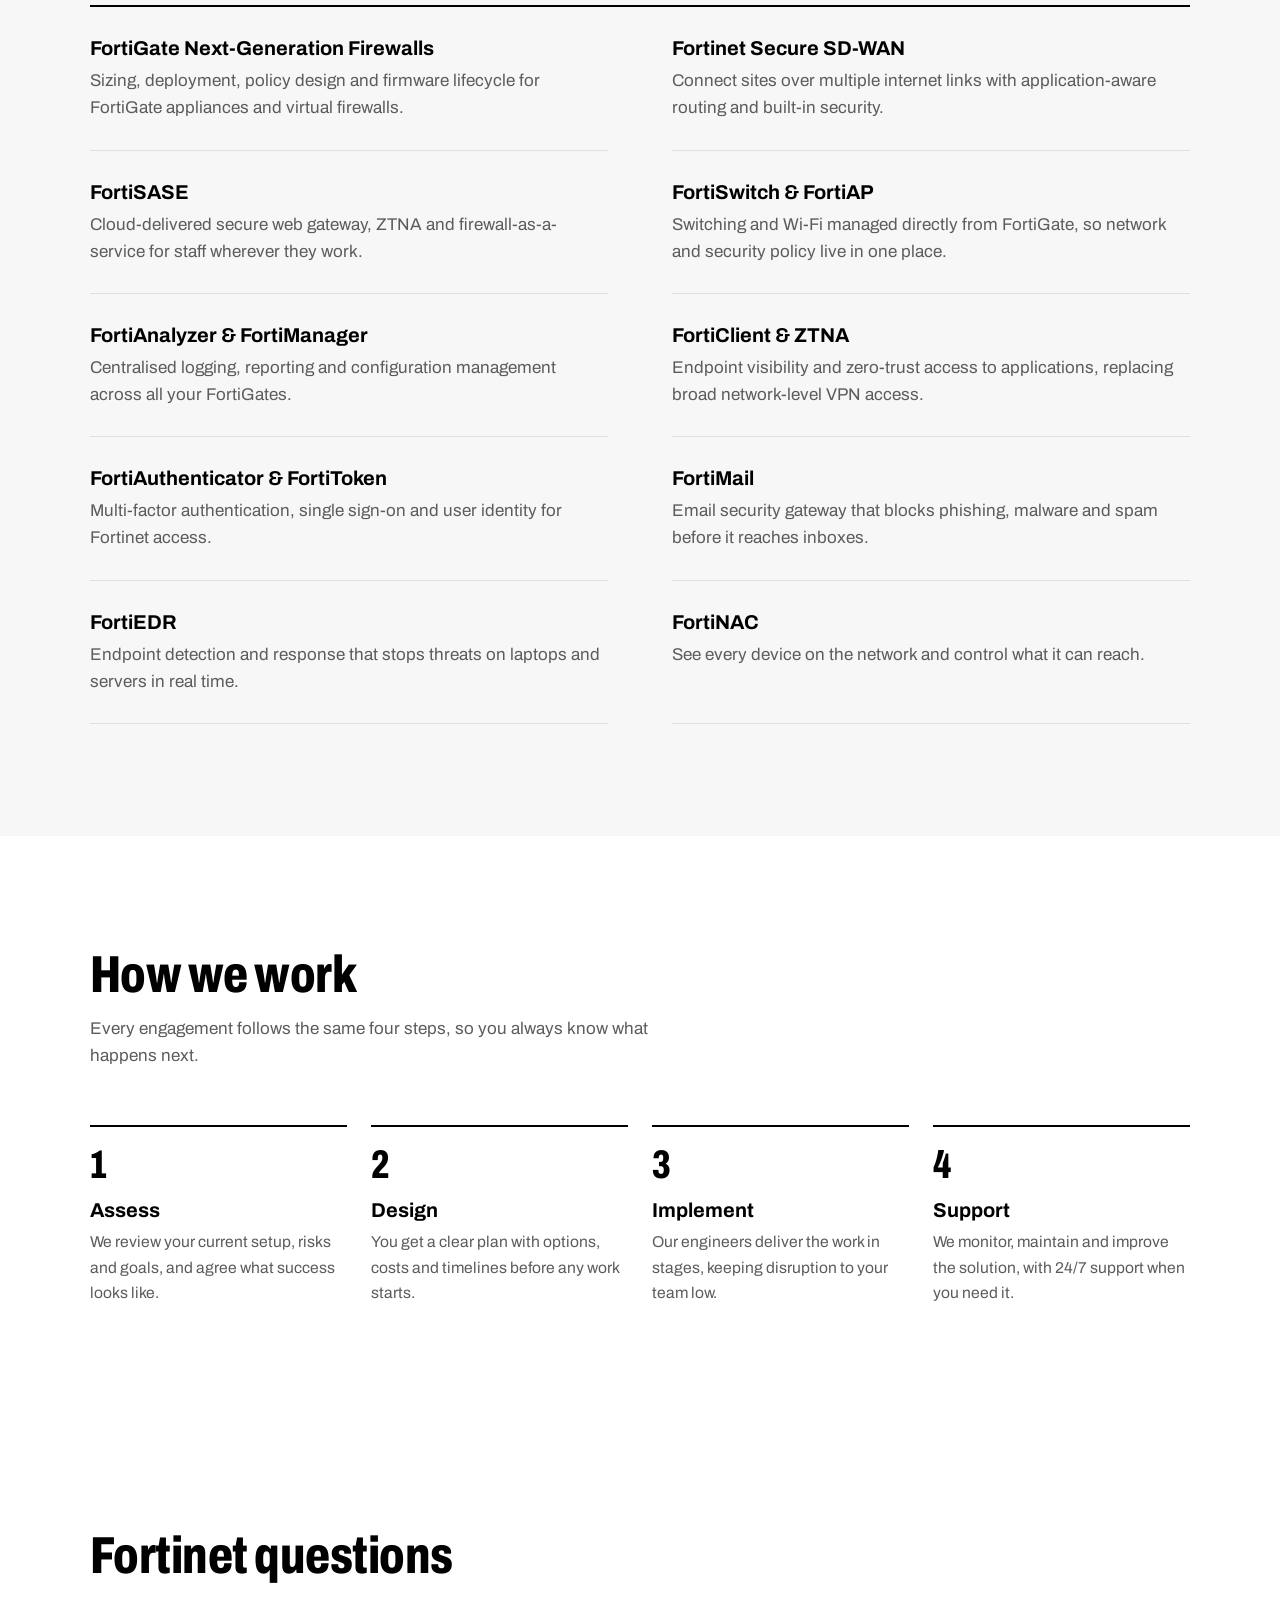
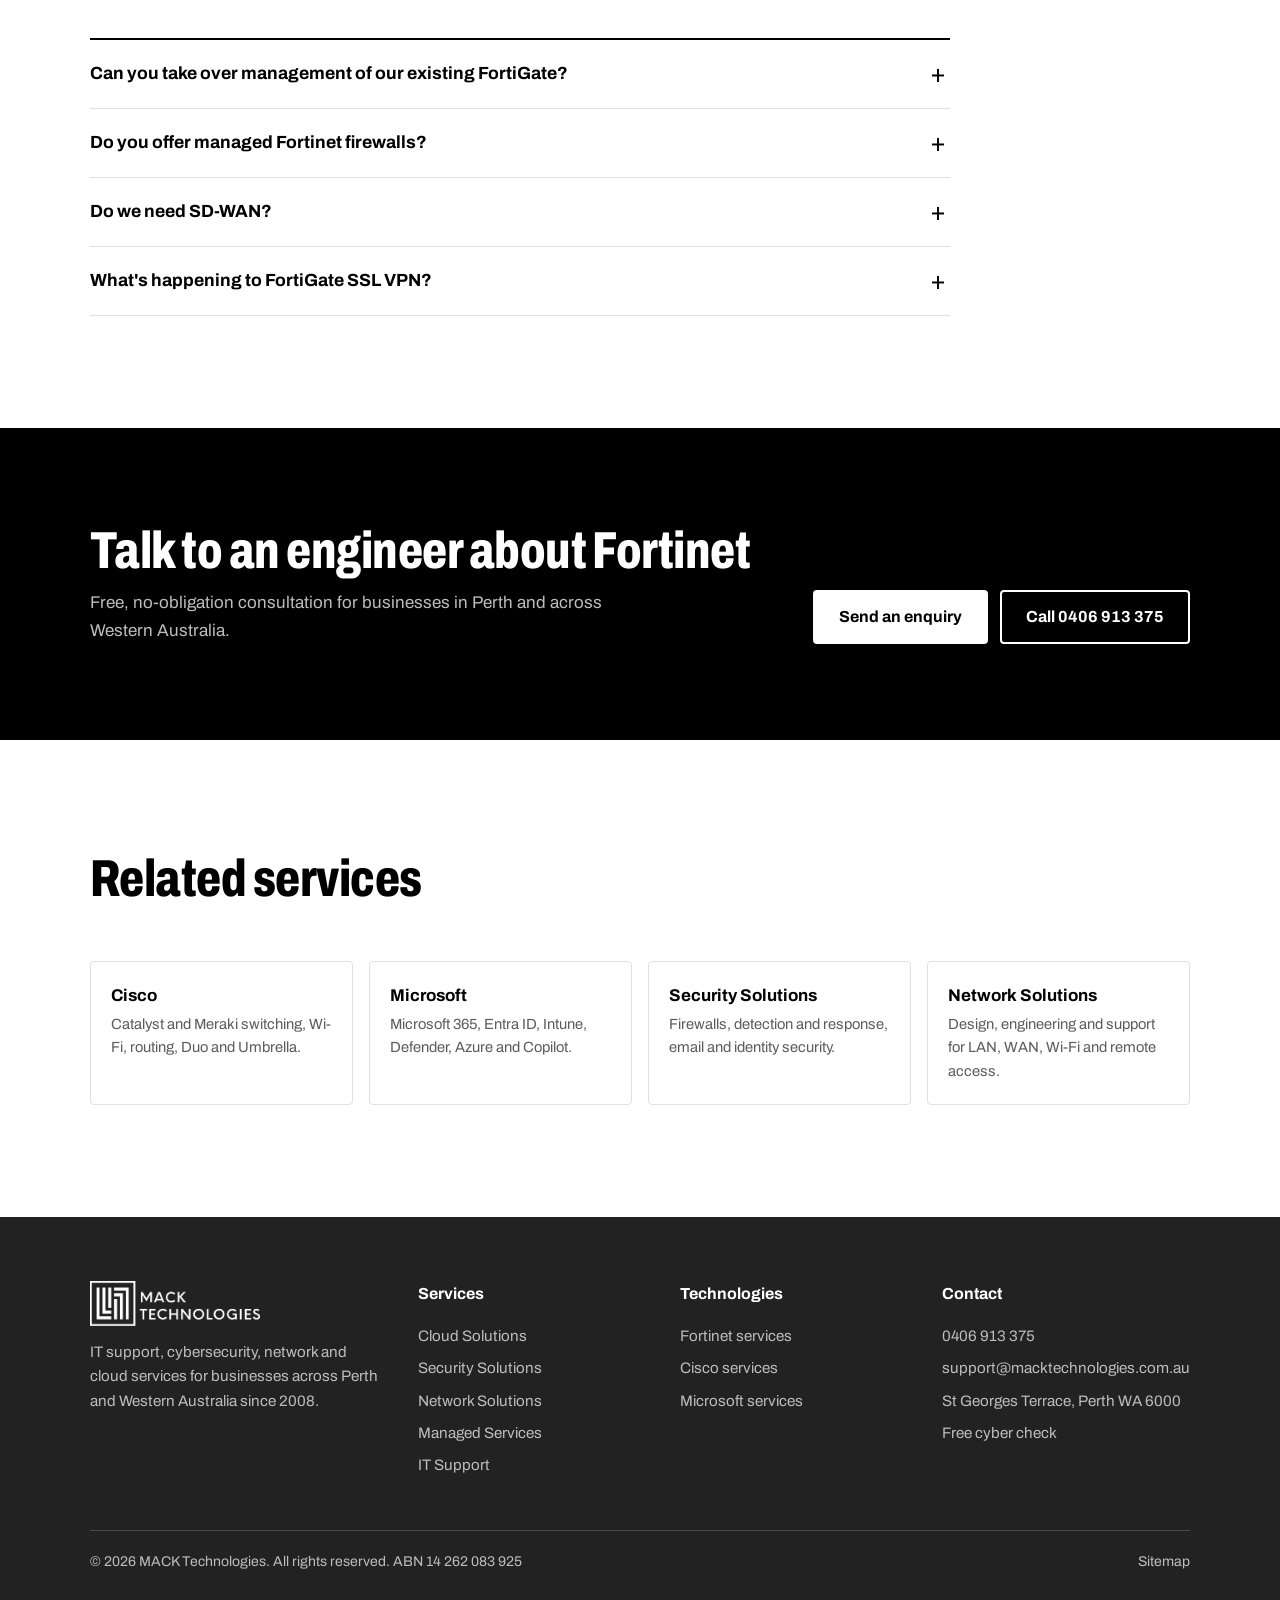
<file: fortinet.html>
<!DOCTYPE html>
<html lang="en-AU">
<head>
  <meta charset="UTF-8">
  <meta name="viewport" content="width=device-width, initial-scale=1.0">
  <title>Fortinet FortiGate &amp; SD-WAN Perth | MACK Technologies</title>
  <meta name="description" content="Fortinet services in Perth and WA: FortiGate firewall design, deployment and management, Secure SD-WAN, FortiSASE, FortiSwitch, FortiAP and FortiAnalyzer.">
  <meta name="robots" content="index, follow">
  <link rel="canonical" href="https://macktechnologies.com.au/fortinet.html">
  <meta name="geo.region" content="AU-WA">
  <meta name="geo.placename" content="Perth">
  <meta property="og:type" content="website">
  <meta property="og:site_name" content="MACK Technologies">
  <meta property="og:locale" content="en_AU">
  <meta property="og:title" content="Fortinet FortiGate &amp; SD-WAN Perth | MACK Technologies">
  <meta property="og:description" content="Fortinet services in Perth and WA: FortiGate firewall design, deployment and management, Secure SD-WAN, FortiSASE, FortiSwitch, FortiAP and FortiAnalyzer.">
  <meta property="og:url" content="https://macktechnologies.com.au/fortinet.html">
  <meta property="og:image" content="https://macktechnologies.com.au/og-image.jpg">
  <meta property="og:image:width" content="1200">
  <meta property="og:image:height" content="630">
  <meta name="twitter:card" content="summary_large_image">
  <meta name="theme-color" content="#000000">
  <link rel="icon" type="image/png" sizes="48x48" href="favicon.png">
  <link rel="apple-touch-icon" href="apple-touch-icon.png">
  <link rel="manifest" href="site.webmanifest">
  <link rel="preconnect" href="https://fonts.googleapis.com">
  <link rel="preconnect" href="https://fonts.gstatic.com" crossorigin>
  <link href="https://fonts.googleapis.com/css2?family=Archivo:wdth,wght@62..125,400..900&display=swap" rel="stylesheet">
  <link rel="stylesheet" href="assets/css/style.css">
  <script type="application/ld+json">{"@context": "https://schema.org", "@type": "Service", "name": "Fortinet services", "serviceType": "Fortinet", "description": "Fortinet services in Perth and WA: FortiGate firewall design, deployment and management, Secure SD-WAN, FortiSASE, FortiSwitch, FortiAP and FortiAnalyzer.", "url": "https://macktechnologies.com.au/fortinet.html", "provider": {"@id": "https://macktechnologies.com.au/#business", "@type": "ProfessionalService", "name": "MACK Technologies", "url": "https://macktechnologies.com.au/"}, "areaServed": [{"@type": "City", "name": "Perth"}, {"@type": "State", "name": "Western Australia"}], "hasOfferCatalog": {"@type": "OfferCatalog", "name": "Fortinet", "itemListElement": [{"@type": "Offer", "itemOffered": {"@type": "Service", "name": "FortiGate Next-Generation Firewalls"}}, {"@type": "Offer", "itemOffered": {"@type": "Service", "name": "Fortinet Secure SD-WAN"}}, {"@type": "Offer", "itemOffered": {"@type": "Service", "name": "FortiSASE"}}, {"@type": "Offer", "itemOffered": {"@type": "Service", "name": "FortiSwitch & FortiAP"}}, {"@type": "Offer", "itemOffered": {"@type": "Service", "name": "FortiAnalyzer & FortiManager"}}, {"@type": "Offer", "itemOffered": {"@type": "Service", "name": "FortiClient & ZTNA"}}, {"@type": "Offer", "itemOffered": {"@type": "Service", "name": "FortiAuthenticator & FortiToken"}}, {"@type": "Offer", "itemOffered": {"@type": "Service", "name": "FortiMail"}}, {"@type": "Offer", "itemOffered": {"@type": "Service", "name": "FortiEDR"}}, {"@type": "Offer", "itemOffered": {"@type": "Service", "name": "FortiNAC"}}]}}</script>
  <script type="application/ld+json">{"@context": "https://schema.org", "@type": "BreadcrumbList", "itemListElement": [{"@type": "ListItem", "position": 1, "name": "Home", "item": "https://macktechnologies.com.au/"}, {"@type": "ListItem", "position": 2, "name": "Fortinet", "item": "https://macktechnologies.com.au/fortinet.html"}]}</script>
  <script type="application/ld+json">{"@context": "https://schema.org", "@type": "FAQPage", "mainEntity": [{"@type": "Question", "name": "Can you take over management of our existing FortiGate?", "acceptedAnswer": {"@type": "Answer", "text": "Yes. We start with a configuration and health review, document what's there, tidy up risky or unused rules and bring firmware up to date. From there we can manage it ongoing or support your team as needed."}}, {"@type": "Question", "name": "Do you offer managed Fortinet firewalls?", "acceptedAnswer": {"@type": "Answer", "text": "Yes. Managed firewall services cover monitoring, firmware updates, policy changes, log review and reporting, either as part of a wider managed services agreement or on their own."}}, {"@type": "Question", "name": "Do we need SD-WAN?", "acceptedAnswer": {"@type": "Answer", "text": "If you have more than one site, rely on cloud applications, or want a backup internet link that fails over automatically, SD-WAN is usually worth it. FortiGate includes SD-WAN, so many businesses can turn it on without new hardware."}}, {"@type": "Question", "name": "What's happening to FortiGate SSL VPN?", "acceptedAnswer": {"@type": "Answer", "text": "Fortinet is moving remote access away from SSL VPN tunnel mode towards IPsec VPN and zero-trust network access (ZTNA) in newer FortiOS releases. We can review your current setup and plan the change so staff aren't disrupted."}}]}</script>
</head>
<body>
<a class="skip-link" href="#main">Skip to content</a>
<div class="utility">
  <div class="wrap">
    <span>24/7 support: <a href="tel:+61406913375">0406 913 375</a></span>
    <ul>
      <li class="hide-sm"><a href="mailto:support@macktechnologies.com.au?subject=Support%20request">Email support</a></li>
      <li><a href="cyber-check.html">Free cyber check</a></li>
      <li class="hide-sm"><a href="index.html#contact">Get a quote</a></li>
    </ul>
  </div>
</div>
<header class="site-header">
  <div class="wrap">
    <a class="logo" href="index.html" aria-label="MACK Technologies home"><img src="blob.png" alt="MACK Technologies" width="148" height="54"></a>
    <button class="menu-toggle" aria-label="Menu" aria-expanded="false" aria-controls="site-nav"><span></span></button>
    <nav class="nav" id="site-nav" aria-label="Main">
      <ul class="nav-list">
        <li class="has-menu" data-open="false">
          <button aria-expanded="false" aria-controls="services-menu">Services <svg class="caret" viewBox="0 0 10 10" aria-hidden="true"><path d="M1 3l4 4 4-4" fill="none" stroke="currentColor" stroke-width="1.8"/></svg></button>
          <div class="submenu" id="services-menu">
            <ul class="submenu-col"><li><h3>Services</h3></li>
              <li><a href="cloud-solutions.html">Cloud Solutions<small>Microsoft 365, private and hybrid cloud, hosting and disaster recovery.</small></a></li>
              <li><a href="security-solutions.html">Security Solutions<small>Firewalls, detection and response, email and identity security.</small></a></li>
              <li><a href="network-solutions.html">Network Solutions<small>Design, engineering and support for LAN, WAN, Wi-Fi and remote access.</small></a></li>
              <li><a href="managed-services.html">Managed Services<small>Proactive management, projects, procurement, licensing and VoIP.</small></a></li>
              <li><a href="it-support.html">IT Support<small>Help desk, remote and onsite support, monitoring and backups.</small></a></li>
            </ul>
            <ul class="submenu-col"><li><h3>Technologies</h3></li>
              <li><a href="fortinet.html">Fortinet<small>FortiGate firewalls, Secure SD-WAN, FortiSASE, switching and Wi-Fi.</small></a></li>
              <li><a href="cisco.html">Cisco<small>Catalyst and Meraki switching, Wi-Fi, routing, Duo and Umbrella.</small></a></li>
              <li><a href="microsoft.html">Microsoft<small>Microsoft 365, Entra ID, Intune, Defender, Azure and Copilot.</small></a></li>
            </ul>
          </div>
        </li>
        <li><a href="fortinet.html" aria-current="page">Fortinet</a></li>
        <li><a href="cisco.html">Cisco</a></li>
        <li><a href="microsoft.html">Microsoft</a></li>
        <li><a href="index.html#about">About</a></li>
        <li><a href="index.html#contact">Contact</a></li>
      </ul>
      <a class="btn btn-dark header-call" href="tel:+61406913375">Call 0406 913 375</a>
    </nav>
  </div>
</header>
<main id="main">
  <section class="page-hero">
    <div class="wrap">
      <nav aria-label="Breadcrumb"><ol class="crumbs"><li><a href="index.html">Home</a></li><li aria-current="page">Fortinet</li></ol></nav>
      <h1 class="display">Fortinet firewalls, SD-WAN and SASE, done properly</h1>
      <p class="lede">We design, deploy and manage the Fortinet Security Fabric for Perth and WA businesses, from a single FortiGate to multi-site SD-WAN and cloud-delivered SASE.</p>
      <div class="btn-row">
        <a class="btn btn-light" href="index.html#contact">Book a free consultation</a>
        <a class="btn btn-outline-light" href="tel:+61406913375">Call 0406 913 375</a>
      </div>
    </div>
  </section>

  <section class="section">
    <div class="wrap split">
      <div>
        <h2 class="display">One security platform from the office to the cloud</h2>
        <div style="margin-top:20px;color:var(--charcoal)"><p>Fortinet&#x27;s strength is that the firewall, switching, Wi-Fi, SD-WAN and remote access all work as one platform. Set up well, that means fewer consoles, consistent policy and faster answers when something looks wrong.</p><p style="margin-top:16px">We size the right FortiGate for your sites, build clean and documented policy, keep firmware current, and monitor logs so issues are caught early.</p></div>
      </div>
      <div>
        <h3 style="margin-bottom:8px">Common reasons clients call us</h3>
        <ul class="check-list"><li>Replacing an ageing or end-of-life firewall</li><li>Connecting branch offices with SD-WAN</li><li>Moving remote access from SSL VPN to IPsec or ZTNA</li><li>A health check of an existing FortiGate setup</li></ul>
      </div>
    </div>
  </section>

  <section class="section bg-light" aria-labelledby="deliver-title">
    <div class="wrap">
      <div class="section-head"><h2 class="display" id="deliver-title">Our Fortinet services</h2></div>
      <div class="deliver">
        <div class="deliver-item"><h3>FortiGate Next-Generation Firewalls</h3><p>Sizing, deployment, policy design and firmware lifecycle for FortiGate appliances and virtual firewalls.</p></div>
        <div class="deliver-item"><h3>Fortinet Secure SD-WAN</h3><p>Connect sites over multiple internet links with application-aware routing and built-in security.</p></div>
        <div class="deliver-item"><h3>FortiSASE</h3><p>Cloud-delivered secure web gateway, ZTNA and firewall-as-a-service for staff wherever they work.</p></div>
        <div class="deliver-item"><h3>FortiSwitch &amp; FortiAP</h3><p>Switching and Wi-Fi managed directly from FortiGate, so network and security policy live in one place.</p></div>
        <div class="deliver-item"><h3>FortiAnalyzer &amp; FortiManager</h3><p>Centralised logging, reporting and configuration management across all your FortiGates.</p></div>
        <div class="deliver-item"><h3>FortiClient &amp; ZTNA</h3><p>Endpoint visibility and zero-trust access to applications, replacing broad network-level VPN access.</p></div>
        <div class="deliver-item"><h3>FortiAuthenticator &amp; FortiToken</h3><p>Multi-factor authentication, single sign-on and user identity for Fortinet access.</p></div>
        <div class="deliver-item"><h3>FortiMail</h3><p>Email security gateway that blocks phishing, malware and spam before it reaches inboxes.</p></div>
        <div class="deliver-item"><h3>FortiEDR</h3><p>Endpoint detection and response that stops threats on laptops and servers in real time.</p></div>
        <div class="deliver-item"><h3>FortiNAC</h3><p>See every device on the network and control what it can reach.</p></div>
      </div>
    </div>
  </section>

  <section class="section" aria-labelledby="how-title">
    <div class="wrap">
      <div class="section-head">
        <h2 class="display" id="how-title">How we work</h2>
        <p class="section-intro">Every engagement follows the same four steps, so you always know what happens next.</p>
      </div>
      <div class="steps">
        <div class="step"><h3>Assess</h3><p>We review your current setup, risks and goals, and agree what success looks like.</p></div>
        <div class="step"><h3>Design</h3><p>You get a clear plan with options, costs and timelines before any work starts.</p></div>
        <div class="step"><h3>Implement</h3><p>Our engineers deliver the work in stages, keeping disruption to your team low.</p></div>
        <div class="step"><h3>Support</h3><p>We monitor, maintain and improve the solution, with 24/7 support when you need it.</p></div>
      </div>
    </div>
  </section>

  <section class="section" aria-labelledby="faq-title">
    <div class="wrap">
      <div class="section-head"><h2 class="display" id="faq-title">Fortinet questions</h2></div>
      <div class="faq">
        <details><summary>Can you take over management of our existing FortiGate?</summary><p>Yes. We start with a configuration and health review, document what&#x27;s there, tidy up risky or unused rules and bring firmware up to date. From there we can manage it ongoing or support your team as needed.</p></details>
        <details><summary>Do you offer managed Fortinet firewalls?</summary><p>Yes. Managed firewall services cover monitoring, firmware updates, policy changes, log review and reporting, either as part of a wider managed services agreement or on their own.</p></details>
        <details><summary>Do we need SD-WAN?</summary><p>If you have more than one site, rely on cloud applications, or want a backup internet link that fails over automatically, SD-WAN is usually worth it. FortiGate includes SD-WAN, so many businesses can turn it on without new hardware.</p></details>
        <details><summary>What&#x27;s happening to FortiGate SSL VPN?</summary><p>Fortinet is moving remote access away from SSL VPN tunnel mode towards IPsec VPN and zero-trust network access (ZTNA) in newer FortiOS releases. We can review your current setup and plan the change so staff aren&#x27;t disrupted.</p></details>
      </div>
    </div>
  </section>
  <section class="cta-band">
    <div class="wrap">
      <div>
        <h2 class="display">Talk to an engineer about Fortinet</h2>
        <p>Free, no-obligation consultation for businesses in Perth and across Western Australia.</p>
      </div>
      <div class="btn-row">
        <a class="btn btn-light" href="index.html#contact">Send an enquiry</a>
        <a class="btn btn-outline-light" href="tel:+61406913375">Call 0406 913 375</a>
      </div>
    </div>
  </section>

  <section class="section" aria-labelledby="related-title">
    <div class="wrap">
      <div class="section-head"><h2 class="display" id="related-title">Related services</h2></div>
      <div class="related">
        <a href="cisco.html">Cisco<span>Catalyst and Meraki switching, Wi-Fi, routing, Duo and Umbrella.</span></a>
        <a href="microsoft.html">Microsoft<span>Microsoft 365, Entra ID, Intune, Defender, Azure and Copilot.</span></a>
        <a href="security-solutions.html">Security Solutions<span>Firewalls, detection and response, email and identity security.</span></a>
        <a href="network-solutions.html">Network Solutions<span>Design, engineering and support for LAN, WAN, Wi-Fi and remote access.</span></a>
      </div>
    </div>
  </section>
</main>
<footer class="site-footer">
  <div class="wrap">
    <div class="footer-grid">
      <div>
        <img class="footer-logo" src="logo-white.png" alt="MACK Technologies" width="170" height="46">
        <p>IT support, cybersecurity, network and cloud services for businesses across Perth and Western Australia since 2008.</p>
      </div>
      <div>
        <h2>Services</h2>
        <ul>
          <li><a href="cloud-solutions.html">Cloud Solutions</a></li>
          <li><a href="security-solutions.html">Security Solutions</a></li>
          <li><a href="network-solutions.html">Network Solutions</a></li>
          <li><a href="managed-services.html">Managed Services</a></li>
          <li><a href="it-support.html">IT Support</a></li>
        </ul>
      </div>
      <div>
        <h2>Technologies</h2>
        <ul>
          <li><a href="fortinet.html">Fortinet services</a></li>
          <li><a href="cisco.html">Cisco services</a></li>
          <li><a href="microsoft.html">Microsoft services</a></li>
        </ul>
      </div>
      <div>
        <h2>Contact</h2>
        <address style="font-style:normal">
        <ul>
          <li><a href="tel:+61406913375">0406 913 375</a></li>
          <li><a href="mailto:support@macktechnologies.com.au">support@macktechnologies.com.au</a></li>
          <li>St Georges Terrace, Perth WA 6000</li>
          <li><a href="cyber-check.html">Free cyber check</a></li>
        </ul>
        </address>
      </div>
    </div>
    <div class="footer-base">
      <span>&copy; <span id="year">2026</span> MACK Technologies. All rights reserved. ABN 14 262 083 925</span>
      <a href="sitemap.xml">Sitemap</a>
    </div>
  </div>
</footer>
<script src="assets/js/main.js" defer></script>
</body>
</html>
</file>
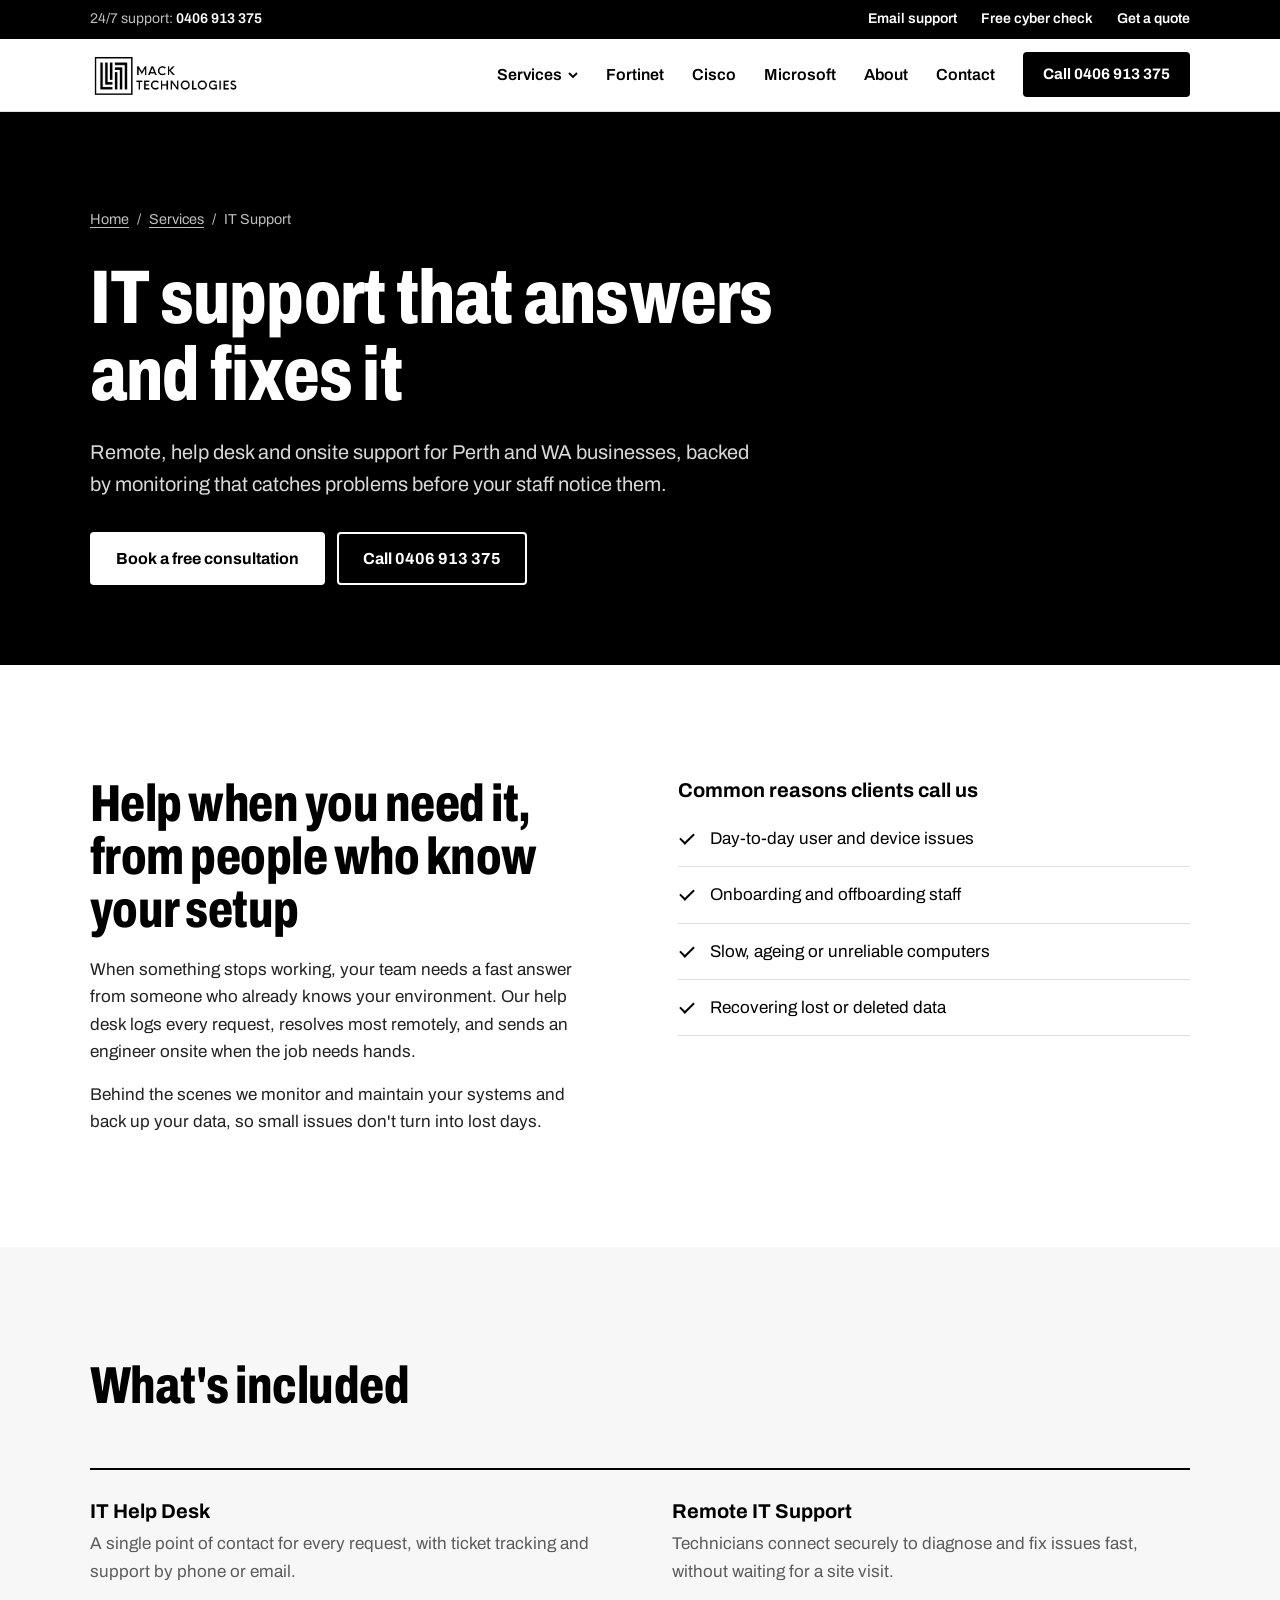
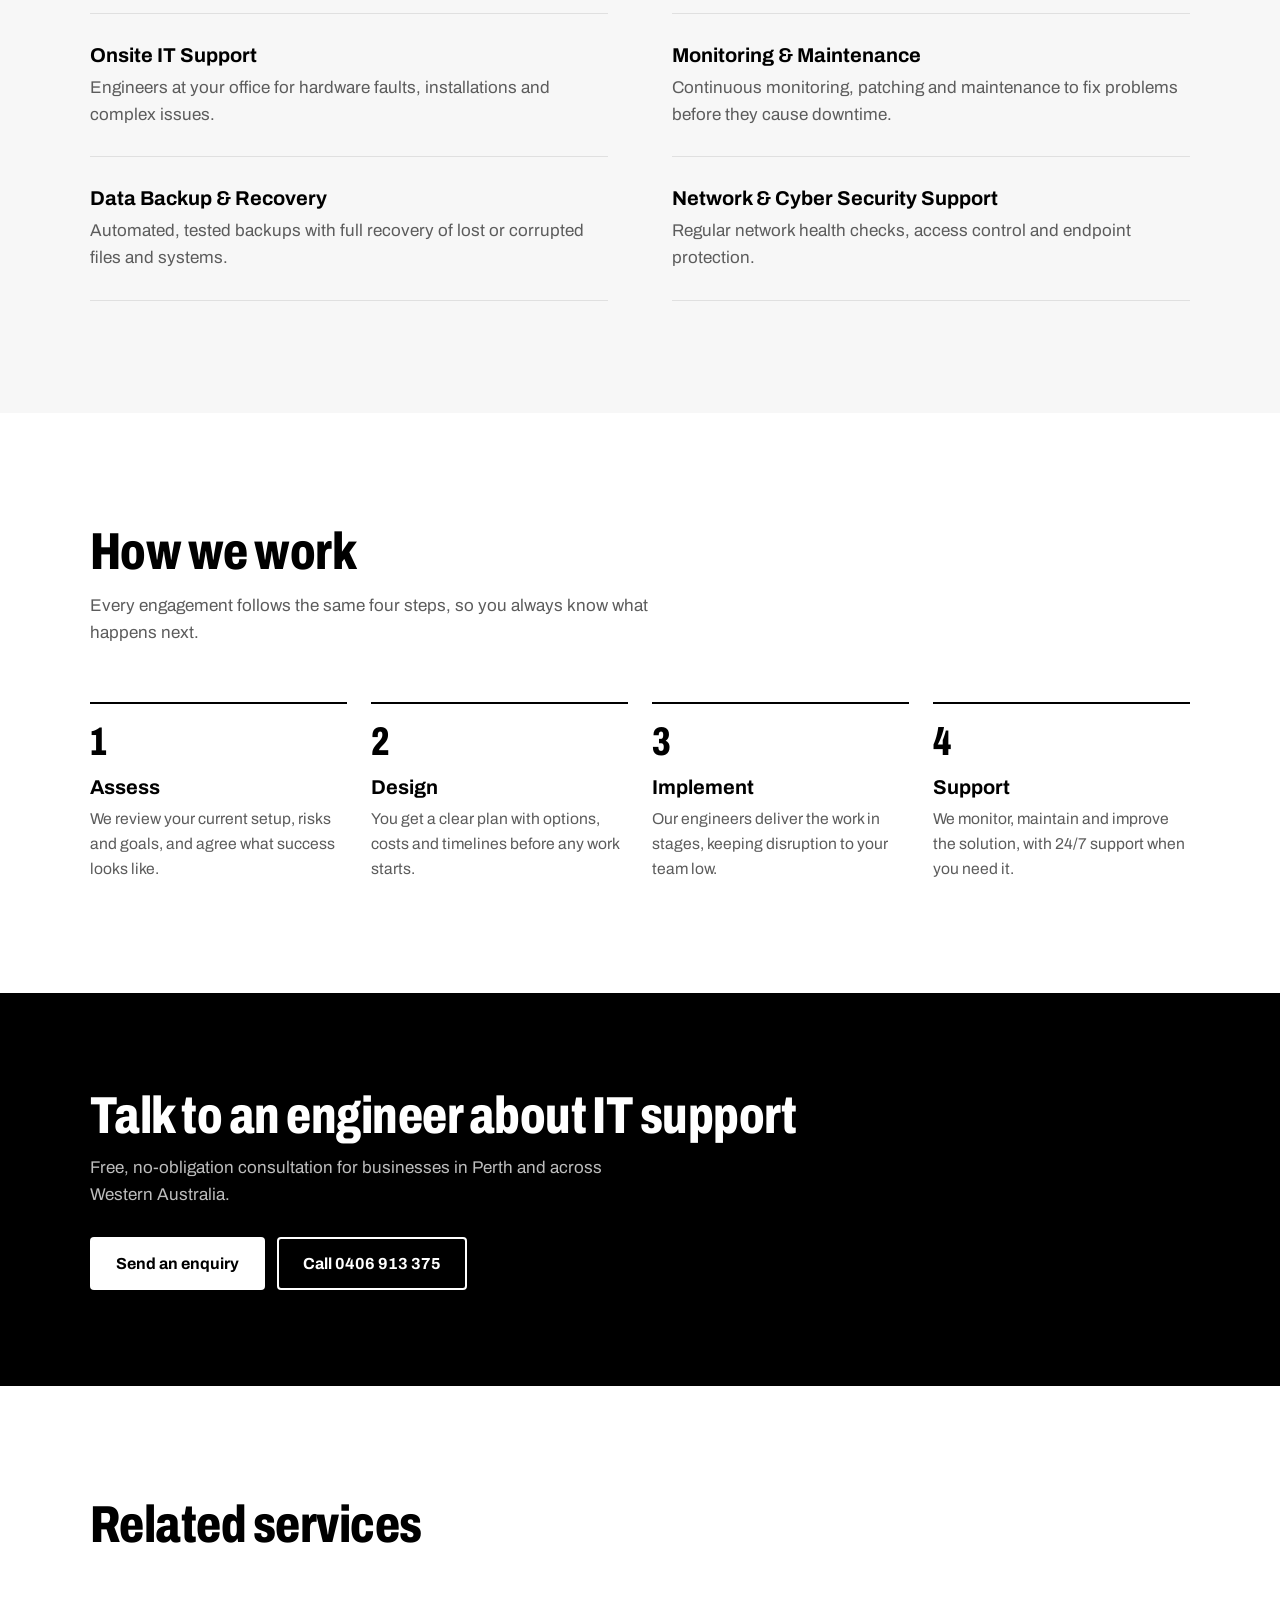
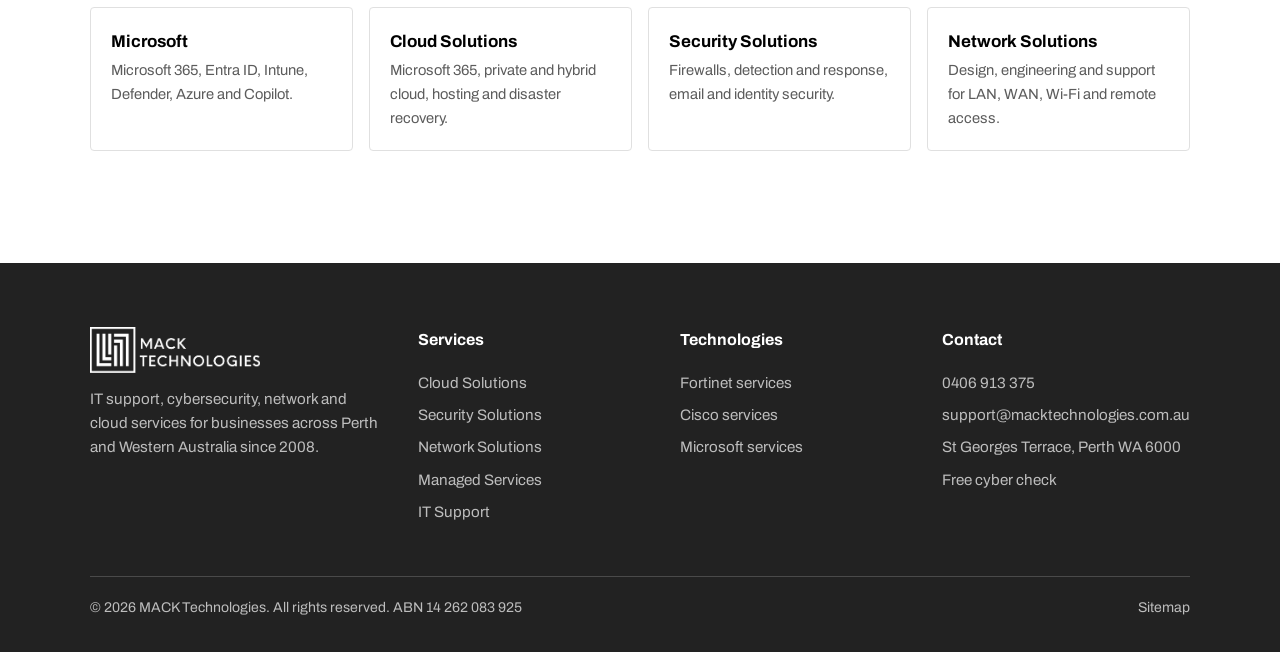
<file: it-support.html>
<!DOCTYPE html>
<html lang="en-AU">
<head>
  <meta charset="UTF-8">
  <meta name="viewport" content="width=device-width, initial-scale=1.0">
  <title>IT Support Perth | Help Desk &amp; Onsite | MACK Technologies</title>
  <meta name="description" content="Business IT support in Perth and WA: help desk, remote and onsite support, monitoring and maintenance, and data backup and recovery.">
  <meta name="robots" content="index, follow">
  <link rel="canonical" href="https://macktechnologies.com.au/it-support.html">
  <meta name="geo.region" content="AU-WA">
  <meta name="geo.placename" content="Perth">
  <meta property="og:type" content="website">
  <meta property="og:site_name" content="MACK Technologies">
  <meta property="og:locale" content="en_AU">
  <meta property="og:title" content="IT Support Perth | Help Desk &amp; Onsite | MACK Technologies">
  <meta property="og:description" content="Business IT support in Perth and WA: help desk, remote and onsite support, monitoring and maintenance, and data backup and recovery.">
  <meta property="og:url" content="https://macktechnologies.com.au/it-support.html">
  <meta property="og:image" content="https://macktechnologies.com.au/og-image.jpg">
  <meta property="og:image:width" content="1200">
  <meta property="og:image:height" content="630">
  <meta name="twitter:card" content="summary_large_image">
  <meta name="theme-color" content="#000000">
  <link rel="icon" type="image/png" sizes="48x48" href="favicon.png">
  <link rel="apple-touch-icon" href="apple-touch-icon.png">
  <link rel="manifest" href="site.webmanifest">
  <link rel="preconnect" href="https://fonts.googleapis.com">
  <link rel="preconnect" href="https://fonts.gstatic.com" crossorigin>
  <link href="https://fonts.googleapis.com/css2?family=Archivo:wdth,wght@62..125,400..900&display=swap" rel="stylesheet">
  <link rel="stylesheet" href="assets/css/style.css">
  <script type="application/ld+json">{"@context": "https://schema.org", "@type": "Service", "name": "IT Support", "serviceType": "IT Support", "description": "Business IT support in Perth and WA: help desk, remote and onsite support, monitoring and maintenance, and data backup and recovery.", "url": "https://macktechnologies.com.au/it-support.html", "provider": {"@id": "https://macktechnologies.com.au/#business", "@type": "ProfessionalService", "name": "MACK Technologies", "url": "https://macktechnologies.com.au/"}, "areaServed": [{"@type": "City", "name": "Perth"}, {"@type": "State", "name": "Western Australia"}], "hasOfferCatalog": {"@type": "OfferCatalog", "name": "IT Support", "itemListElement": [{"@type": "Offer", "itemOffered": {"@type": "Service", "name": "IT Help Desk"}}, {"@type": "Offer", "itemOffered": {"@type": "Service", "name": "Remote IT Support"}}, {"@type": "Offer", "itemOffered": {"@type": "Service", "name": "Onsite IT Support"}}, {"@type": "Offer", "itemOffered": {"@type": "Service", "name": "Monitoring & Maintenance"}}, {"@type": "Offer", "itemOffered": {"@type": "Service", "name": "Data Backup & Recovery"}}, {"@type": "Offer", "itemOffered": {"@type": "Service", "name": "Network & Cyber Security Support"}}]}}</script>
  <script type="application/ld+json">{"@context": "https://schema.org", "@type": "BreadcrumbList", "itemListElement": [{"@type": "ListItem", "position": 1, "name": "Home", "item": "https://macktechnologies.com.au/"}, {"@type": "ListItem", "position": 2, "name": "IT Support", "item": "https://macktechnologies.com.au/it-support.html"}]}</script>
</head>
<body>
<a class="skip-link" href="#main">Skip to content</a>
<div class="utility">
  <div class="wrap">
    <span>24/7 support: <a href="tel:+61406913375">0406 913 375</a></span>
    <ul>
      <li class="hide-sm"><a href="mailto:support@macktechnologies.com.au?subject=Support%20request">Email support</a></li>
      <li><a href="cyber-check.html">Free cyber check</a></li>
      <li class="hide-sm"><a href="index.html#contact">Get a quote</a></li>
    </ul>
  </div>
</div>
<header class="site-header">
  <div class="wrap">
    <a class="logo" href="index.html" aria-label="MACK Technologies home"><img src="blob.png" alt="MACK Technologies" width="148" height="54"></a>
    <button class="menu-toggle" aria-label="Menu" aria-expanded="false" aria-controls="site-nav"><span></span></button>
    <nav class="nav" id="site-nav" aria-label="Main">
      <ul class="nav-list">
        <li class="has-menu" data-open="false">
          <button aria-expanded="false" aria-controls="services-menu">Services <svg class="caret" viewBox="0 0 10 10" aria-hidden="true"><path d="M1 3l4 4 4-4" fill="none" stroke="currentColor" stroke-width="1.8"/></svg></button>
          <div class="submenu" id="services-menu">
            <ul class="submenu-col"><li><h3>Services</h3></li>
              <li><a href="cloud-solutions.html">Cloud Solutions<small>Microsoft 365, private and hybrid cloud, hosting and disaster recovery.</small></a></li>
              <li><a href="security-solutions.html">Security Solutions<small>Firewalls, detection and response, email and identity security.</small></a></li>
              <li><a href="network-solutions.html">Network Solutions<small>Design, engineering and support for LAN, WAN, Wi-Fi and remote access.</small></a></li>
              <li><a href="managed-services.html">Managed Services<small>Proactive management, projects, procurement, licensing and VoIP.</small></a></li>
              <li><a href="it-support.html">IT Support<small>Help desk, remote and onsite support, monitoring and backups.</small></a></li>
            </ul>
            <ul class="submenu-col"><li><h3>Technologies</h3></li>
              <li><a href="fortinet.html">Fortinet<small>FortiGate firewalls, Secure SD-WAN, FortiSASE, switching and Wi-Fi.</small></a></li>
              <li><a href="cisco.html">Cisco<small>Catalyst and Meraki switching, Wi-Fi, routing, Duo and Umbrella.</small></a></li>
              <li><a href="microsoft.html">Microsoft<small>Microsoft 365, Entra ID, Intune, Defender, Azure and Copilot.</small></a></li>
            </ul>
          </div>
        </li>
        <li><a href="fortinet.html">Fortinet</a></li>
        <li><a href="cisco.html">Cisco</a></li>
        <li><a href="microsoft.html">Microsoft</a></li>
        <li><a href="index.html#about">About</a></li>
        <li><a href="index.html#contact">Contact</a></li>
      </ul>
      <a class="btn btn-dark header-call" href="tel:+61406913375">Call 0406 913 375</a>
    </nav>
  </div>
</header>
<main id="main">
  <section class="page-hero">
    <div class="wrap">
      <nav aria-label="Breadcrumb"><ol class="crumbs"><li><a href="index.html">Home</a></li><li><a href="index.html#services">Services</a></li><li aria-current="page">IT Support</li></ol></nav>
      <h1 class="display">IT support that answers and fixes it</h1>
      <p class="lede">Remote, help desk and onsite support for Perth and WA businesses, backed by monitoring that catches problems before your staff notice them.</p>
      <div class="btn-row">
        <a class="btn btn-light" href="index.html#contact">Book a free consultation</a>
        <a class="btn btn-outline-light" href="tel:+61406913375">Call 0406 913 375</a>
      </div>
    </div>
  </section>

  <section class="section">
    <div class="wrap split">
      <div>
        <h2 class="display">Help when you need it, from people who know your setup</h2>
        <div style="margin-top:20px;color:var(--charcoal)"><p>When something stops working, your team needs a fast answer from someone who already knows your environment. Our help desk logs every request, resolves most remotely, and sends an engineer onsite when the job needs hands.</p><p style="margin-top:16px">Behind the scenes we monitor and maintain your systems and back up your data, so small issues don&#x27;t turn into lost days.</p></div>
      </div>
      <div>
        <h3 style="margin-bottom:8px">Common reasons clients call us</h3>
        <ul class="check-list"><li>Day-to-day user and device issues</li><li>Onboarding and offboarding staff</li><li>Slow, ageing or unreliable computers</li><li>Recovering lost or deleted data</li></ul>
      </div>
    </div>
  </section>

  <section class="section bg-light" aria-labelledby="deliver-title">
    <div class="wrap">
      <div class="section-head"><h2 class="display" id="deliver-title">What's included</h2></div>
      <div class="deliver">
        <div class="deliver-item"><h3>IT Help Desk</h3><p>A single point of contact for every request, with ticket tracking and support by phone or email.</p></div>
        <div class="deliver-item"><h3>Remote IT Support</h3><p>Technicians connect securely to diagnose and fix issues fast, without waiting for a site visit.</p></div>
        <div class="deliver-item"><h3>Onsite IT Support</h3><p>Engineers at your office for hardware faults, installations and complex issues.</p></div>
        <div class="deliver-item"><h3>Monitoring &amp; Maintenance</h3><p>Continuous monitoring, patching and maintenance to fix problems before they cause downtime.</p></div>
        <div class="deliver-item"><h3>Data Backup &amp; Recovery</h3><p>Automated, tested backups with full recovery of lost or corrupted files and systems.</p></div>
        <div class="deliver-item"><h3>Network &amp; Cyber Security Support</h3><p>Regular network health checks, access control and endpoint protection.</p></div>
      </div>
    </div>
  </section>

  <section class="section" aria-labelledby="how-title">
    <div class="wrap">
      <div class="section-head">
        <h2 class="display" id="how-title">How we work</h2>
        <p class="section-intro">Every engagement follows the same four steps, so you always know what happens next.</p>
      </div>
      <div class="steps">
        <div class="step"><h3>Assess</h3><p>We review your current setup, risks and goals, and agree what success looks like.</p></div>
        <div class="step"><h3>Design</h3><p>You get a clear plan with options, costs and timelines before any work starts.</p></div>
        <div class="step"><h3>Implement</h3><p>Our engineers deliver the work in stages, keeping disruption to your team low.</p></div>
        <div class="step"><h3>Support</h3><p>We monitor, maintain and improve the solution, with 24/7 support when you need it.</p></div>
      </div>
    </div>
  </section>

  <section class="cta-band">
    <div class="wrap">
      <div>
        <h2 class="display">Talk to an engineer about IT support</h2>
        <p>Free, no-obligation consultation for businesses in Perth and across Western Australia.</p>
      </div>
      <div class="btn-row">
        <a class="btn btn-light" href="index.html#contact">Send an enquiry</a>
        <a class="btn btn-outline-light" href="tel:+61406913375">Call 0406 913 375</a>
      </div>
    </div>
  </section>

  <section class="section" aria-labelledby="related-title">
    <div class="wrap">
      <div class="section-head"><h2 class="display" id="related-title">Related services</h2></div>
      <div class="related">
        <a href="microsoft.html">Microsoft<span>Microsoft 365, Entra ID, Intune, Defender, Azure and Copilot.</span></a>
        <a href="cloud-solutions.html">Cloud Solutions<span>Microsoft 365, private and hybrid cloud, hosting and disaster recovery.</span></a>
        <a href="security-solutions.html">Security Solutions<span>Firewalls, detection and response, email and identity security.</span></a>
        <a href="network-solutions.html">Network Solutions<span>Design, engineering and support for LAN, WAN, Wi-Fi and remote access.</span></a>
      </div>
    </div>
  </section>
</main>
<footer class="site-footer">
  <div class="wrap">
    <div class="footer-grid">
      <div>
        <img class="footer-logo" src="logo-white.png" alt="MACK Technologies" width="170" height="46">
        <p>IT support, cybersecurity, network and cloud services for businesses across Perth and Western Australia since 2008.</p>
      </div>
      <div>
        <h2>Services</h2>
        <ul>
          <li><a href="cloud-solutions.html">Cloud Solutions</a></li>
          <li><a href="security-solutions.html">Security Solutions</a></li>
          <li><a href="network-solutions.html">Network Solutions</a></li>
          <li><a href="managed-services.html">Managed Services</a></li>
          <li><a href="it-support.html">IT Support</a></li>
        </ul>
      </div>
      <div>
        <h2>Technologies</h2>
        <ul>
          <li><a href="fortinet.html">Fortinet services</a></li>
          <li><a href="cisco.html">Cisco services</a></li>
          <li><a href="microsoft.html">Microsoft services</a></li>
        </ul>
      </div>
      <div>
        <h2>Contact</h2>
        <address style="font-style:normal">
        <ul>
          <li><a href="tel:+61406913375">0406 913 375</a></li>
          <li><a href="mailto:support@macktechnologies.com.au">support@macktechnologies.com.au</a></li>
          <li>St Georges Terrace, Perth WA 6000</li>
          <li><a href="cyber-check.html">Free cyber check</a></li>
        </ul>
        </address>
      </div>
    </div>
    <div class="footer-base">
      <span>&copy; <span id="year">2026</span> MACK Technologies. All rights reserved. ABN 14 262 083 925</span>
      <a href="sitemap.xml">Sitemap</a>
    </div>
  </div>
</footer>
<script src="assets/js/main.js" defer></script>
</body>
</html>
</file>
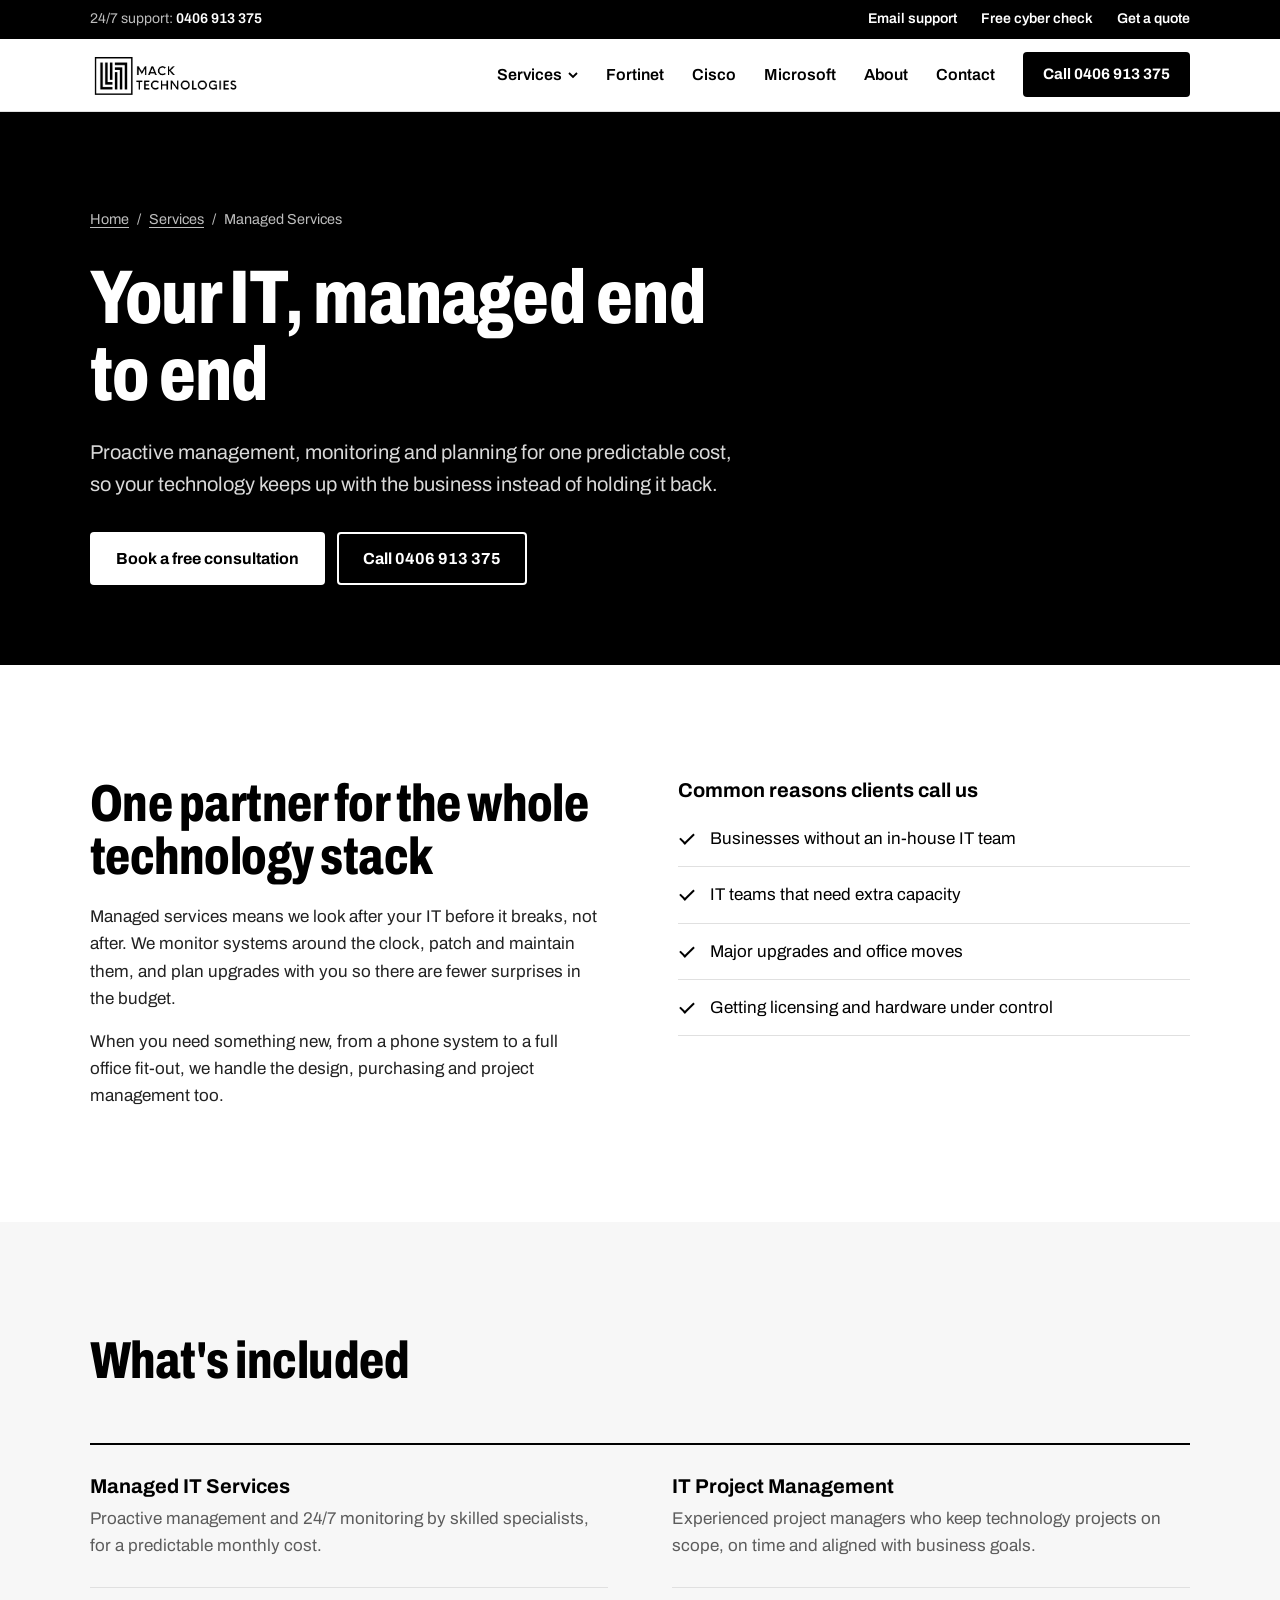
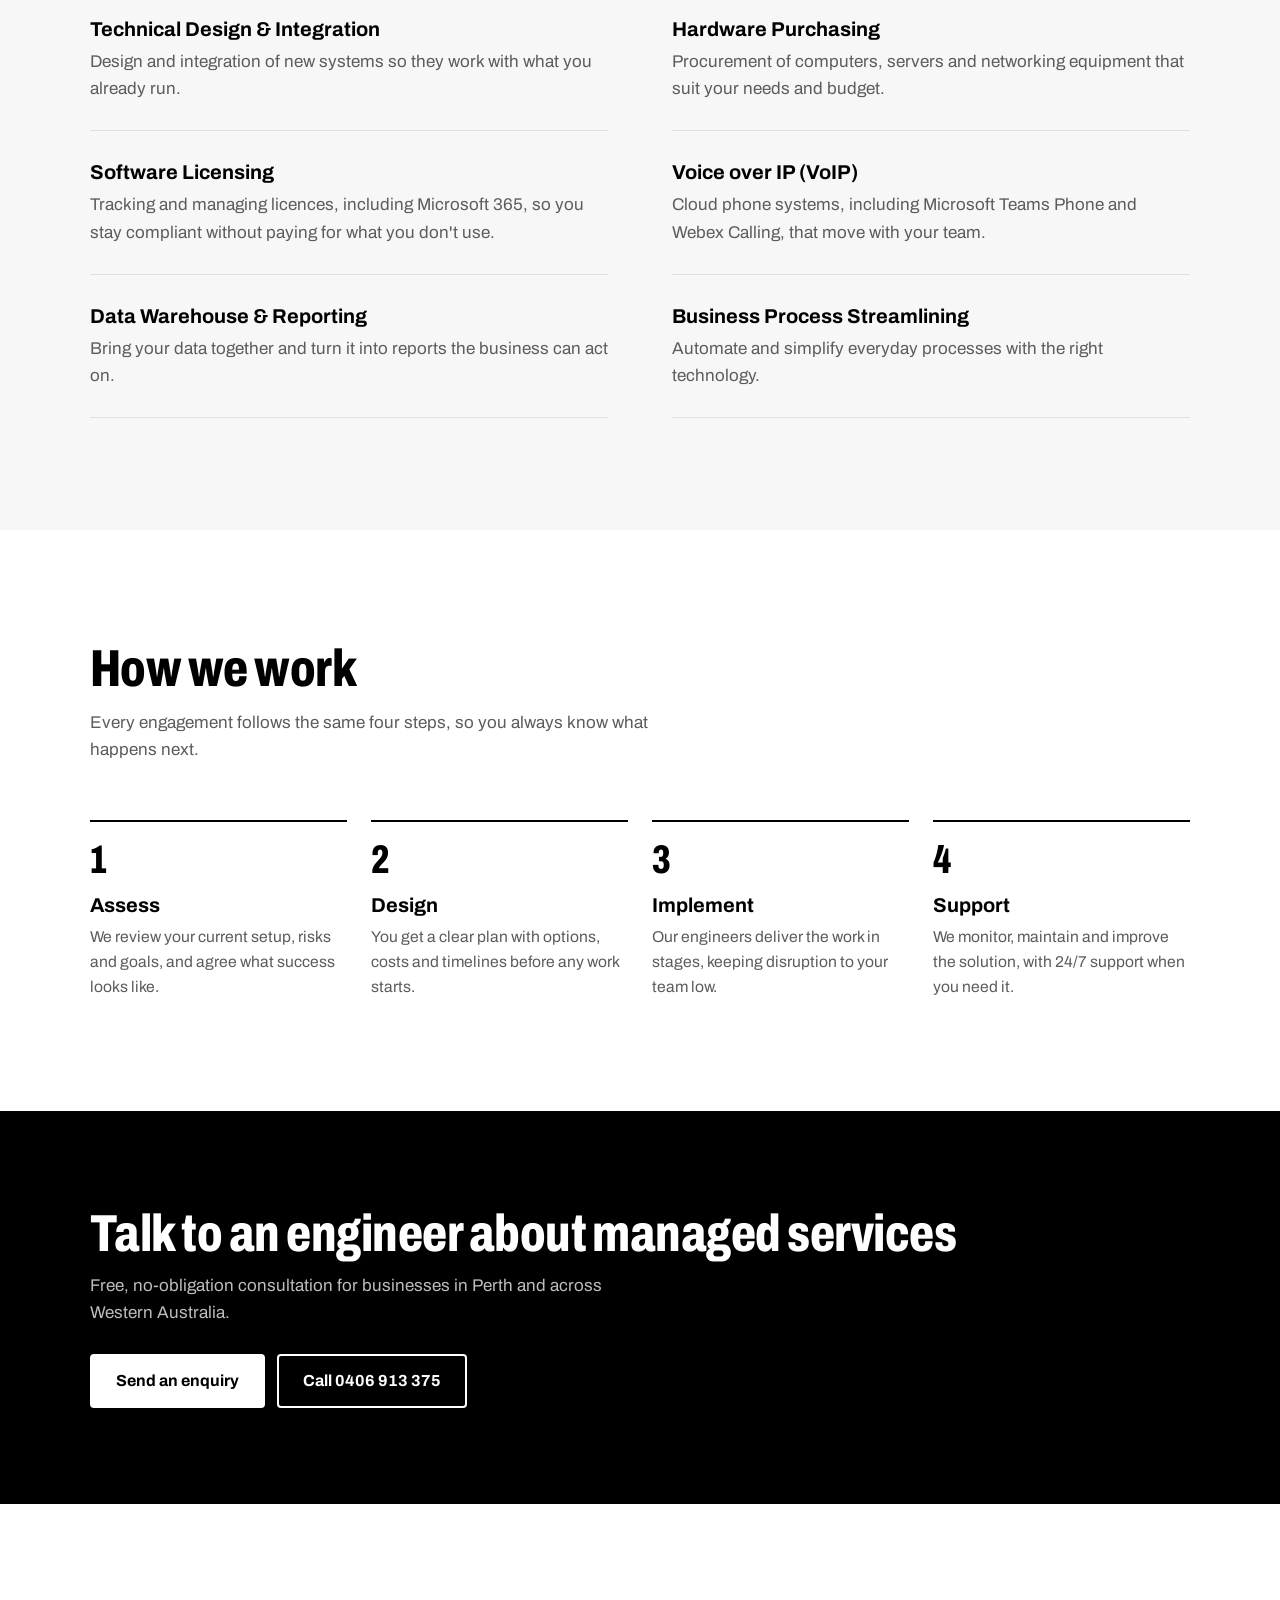
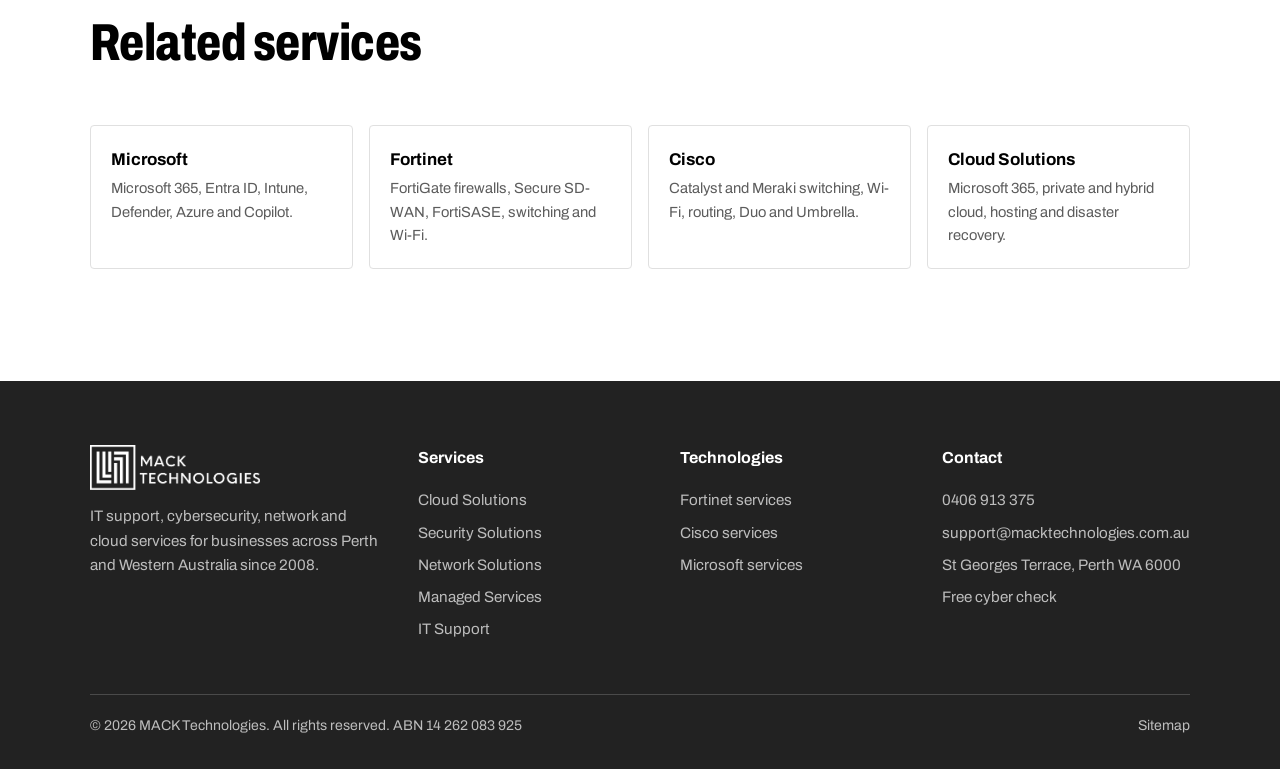
<file: managed-services.html>
<!DOCTYPE html>
<html lang="en-AU">
<head>
  <meta charset="UTF-8">
  <meta name="viewport" content="width=device-width, initial-scale=1.0">
  <title>Managed IT Services Perth | MACK Technologies</title>
  <meta name="description" content="Managed IT services for Perth and WA businesses: 24/7 monitoring, IT project management, procurement, licensing, VoIP and reporting.">
  <meta name="robots" content="index, follow">
  <link rel="canonical" href="https://macktechnologies.com.au/managed-services.html">
  <meta name="geo.region" content="AU-WA">
  <meta name="geo.placename" content="Perth">
  <meta property="og:type" content="website">
  <meta property="og:site_name" content="MACK Technologies">
  <meta property="og:locale" content="en_AU">
  <meta property="og:title" content="Managed IT Services Perth | MACK Technologies">
  <meta property="og:description" content="Managed IT services for Perth and WA businesses: 24/7 monitoring, IT project management, procurement, licensing, VoIP and reporting.">
  <meta property="og:url" content="https://macktechnologies.com.au/managed-services.html">
  <meta property="og:image" content="https://macktechnologies.com.au/og-image.jpg">
  <meta property="og:image:width" content="1200">
  <meta property="og:image:height" content="630">
  <meta name="twitter:card" content="summary_large_image">
  <meta name="theme-color" content="#000000">
  <link rel="icon" type="image/png" sizes="48x48" href="favicon.png">
  <link rel="apple-touch-icon" href="apple-touch-icon.png">
  <link rel="manifest" href="site.webmanifest">
  <link rel="preconnect" href="https://fonts.googleapis.com">
  <link rel="preconnect" href="https://fonts.gstatic.com" crossorigin>
  <link href="https://fonts.googleapis.com/css2?family=Archivo:wdth,wght@62..125,400..900&display=swap" rel="stylesheet">
  <link rel="stylesheet" href="assets/css/style.css">
  <script type="application/ld+json">{"@context": "https://schema.org", "@type": "Service", "name": "Managed Services", "serviceType": "Managed Services", "description": "Managed IT services for Perth and WA businesses: 24/7 monitoring, IT project management, procurement, licensing, VoIP and reporting.", "url": "https://macktechnologies.com.au/managed-services.html", "provider": {"@id": "https://macktechnologies.com.au/#business", "@type": "ProfessionalService", "name": "MACK Technologies", "url": "https://macktechnologies.com.au/"}, "areaServed": [{"@type": "City", "name": "Perth"}, {"@type": "State", "name": "Western Australia"}], "hasOfferCatalog": {"@type": "OfferCatalog", "name": "Managed Services", "itemListElement": [{"@type": "Offer", "itemOffered": {"@type": "Service", "name": "Managed IT Services"}}, {"@type": "Offer", "itemOffered": {"@type": "Service", "name": "IT Project Management"}}, {"@type": "Offer", "itemOffered": {"@type": "Service", "name": "Technical Design & Integration"}}, {"@type": "Offer", "itemOffered": {"@type": "Service", "name": "Hardware Purchasing"}}, {"@type": "Offer", "itemOffered": {"@type": "Service", "name": "Software Licensing"}}, {"@type": "Offer", "itemOffered": {"@type": "Service", "name": "Voice over IP (VoIP)"}}, {"@type": "Offer", "itemOffered": {"@type": "Service", "name": "Data Warehouse & Reporting"}}, {"@type": "Offer", "itemOffered": {"@type": "Service", "name": "Business Process Streamlining"}}]}}</script>
  <script type="application/ld+json">{"@context": "https://schema.org", "@type": "BreadcrumbList", "itemListElement": [{"@type": "ListItem", "position": 1, "name": "Home", "item": "https://macktechnologies.com.au/"}, {"@type": "ListItem", "position": 2, "name": "Managed Services", "item": "https://macktechnologies.com.au/managed-services.html"}]}</script>
</head>
<body>
<a class="skip-link" href="#main">Skip to content</a>
<div class="utility">
  <div class="wrap">
    <span>24/7 support: <a href="tel:+61406913375">0406 913 375</a></span>
    <ul>
      <li class="hide-sm"><a href="mailto:support@macktechnologies.com.au?subject=Support%20request">Email support</a></li>
      <li><a href="cyber-check.html">Free cyber check</a></li>
      <li class="hide-sm"><a href="index.html#contact">Get a quote</a></li>
    </ul>
  </div>
</div>
<header class="site-header">
  <div class="wrap">
    <a class="logo" href="index.html" aria-label="MACK Technologies home"><img src="blob.png" alt="MACK Technologies" width="148" height="54"></a>
    <button class="menu-toggle" aria-label="Menu" aria-expanded="false" aria-controls="site-nav"><span></span></button>
    <nav class="nav" id="site-nav" aria-label="Main">
      <ul class="nav-list">
        <li class="has-menu" data-open="false">
          <button aria-expanded="false" aria-controls="services-menu">Services <svg class="caret" viewBox="0 0 10 10" aria-hidden="true"><path d="M1 3l4 4 4-4" fill="none" stroke="currentColor" stroke-width="1.8"/></svg></button>
          <div class="submenu" id="services-menu">
            <ul class="submenu-col"><li><h3>Services</h3></li>
              <li><a href="cloud-solutions.html">Cloud Solutions<small>Microsoft 365, private and hybrid cloud, hosting and disaster recovery.</small></a></li>
              <li><a href="security-solutions.html">Security Solutions<small>Firewalls, detection and response, email and identity security.</small></a></li>
              <li><a href="network-solutions.html">Network Solutions<small>Design, engineering and support for LAN, WAN, Wi-Fi and remote access.</small></a></li>
              <li><a href="managed-services.html">Managed Services<small>Proactive management, projects, procurement, licensing and VoIP.</small></a></li>
              <li><a href="it-support.html">IT Support<small>Help desk, remote and onsite support, monitoring and backups.</small></a></li>
            </ul>
            <ul class="submenu-col"><li><h3>Technologies</h3></li>
              <li><a href="fortinet.html">Fortinet<small>FortiGate firewalls, Secure SD-WAN, FortiSASE, switching and Wi-Fi.</small></a></li>
              <li><a href="cisco.html">Cisco<small>Catalyst and Meraki switching, Wi-Fi, routing, Duo and Umbrella.</small></a></li>
              <li><a href="microsoft.html">Microsoft<small>Microsoft 365, Entra ID, Intune, Defender, Azure and Copilot.</small></a></li>
            </ul>
          </div>
        </li>
        <li><a href="fortinet.html">Fortinet</a></li>
        <li><a href="cisco.html">Cisco</a></li>
        <li><a href="microsoft.html">Microsoft</a></li>
        <li><a href="index.html#about">About</a></li>
        <li><a href="index.html#contact">Contact</a></li>
      </ul>
      <a class="btn btn-dark header-call" href="tel:+61406913375">Call 0406 913 375</a>
    </nav>
  </div>
</header>
<main id="main">
  <section class="page-hero">
    <div class="wrap">
      <nav aria-label="Breadcrumb"><ol class="crumbs"><li><a href="index.html">Home</a></li><li><a href="index.html#services">Services</a></li><li aria-current="page">Managed Services</li></ol></nav>
      <h1 class="display">Your IT, managed end to end</h1>
      <p class="lede">Proactive management, monitoring and planning for one predictable cost, so your technology keeps up with the business instead of holding it back.</p>
      <div class="btn-row">
        <a class="btn btn-light" href="index.html#contact">Book a free consultation</a>
        <a class="btn btn-outline-light" href="tel:+61406913375">Call 0406 913 375</a>
      </div>
    </div>
  </section>

  <section class="section">
    <div class="wrap split">
      <div>
        <h2 class="display">One partner for the whole technology stack</h2>
        <div style="margin-top:20px;color:var(--charcoal)"><p>Managed services means we look after your IT before it breaks, not after. We monitor systems around the clock, patch and maintain them, and plan upgrades with you so there are fewer surprises in the budget.</p><p style="margin-top:16px">When you need something new, from a phone system to a full office fit-out, we handle the design, purchasing and project management too.</p></div>
      </div>
      <div>
        <h3 style="margin-bottom:8px">Common reasons clients call us</h3>
        <ul class="check-list"><li>Businesses without an in-house IT team</li><li>IT teams that need extra capacity</li><li>Major upgrades and office moves</li><li>Getting licensing and hardware under control</li></ul>
      </div>
    </div>
  </section>

  <section class="section bg-light" aria-labelledby="deliver-title">
    <div class="wrap">
      <div class="section-head"><h2 class="display" id="deliver-title">What's included</h2></div>
      <div class="deliver">
        <div class="deliver-item"><h3>Managed IT Services</h3><p>Proactive management and 24/7 monitoring by skilled specialists, for a predictable monthly cost.</p></div>
        <div class="deliver-item"><h3>IT Project Management</h3><p>Experienced project managers who keep technology projects on scope, on time and aligned with business goals.</p></div>
        <div class="deliver-item"><h3>Technical Design &amp; Integration</h3><p>Design and integration of new systems so they work with what you already run.</p></div>
        <div class="deliver-item"><h3>Hardware Purchasing</h3><p>Procurement of computers, servers and networking equipment that suit your needs and budget.</p></div>
        <div class="deliver-item"><h3>Software Licensing</h3><p>Tracking and managing licences, including Microsoft 365, so you stay compliant without paying for what you don&#x27;t use.</p></div>
        <div class="deliver-item"><h3>Voice over IP (VoIP)</h3><p>Cloud phone systems, including Microsoft Teams Phone and Webex Calling, that move with your team.</p></div>
        <div class="deliver-item"><h3>Data Warehouse &amp; Reporting</h3><p>Bring your data together and turn it into reports the business can act on.</p></div>
        <div class="deliver-item"><h3>Business Process Streamlining</h3><p>Automate and simplify everyday processes with the right technology.</p></div>
      </div>
    </div>
  </section>

  <section class="section" aria-labelledby="how-title">
    <div class="wrap">
      <div class="section-head">
        <h2 class="display" id="how-title">How we work</h2>
        <p class="section-intro">Every engagement follows the same four steps, so you always know what happens next.</p>
      </div>
      <div class="steps">
        <div class="step"><h3>Assess</h3><p>We review your current setup, risks and goals, and agree what success looks like.</p></div>
        <div class="step"><h3>Design</h3><p>You get a clear plan with options, costs and timelines before any work starts.</p></div>
        <div class="step"><h3>Implement</h3><p>Our engineers deliver the work in stages, keeping disruption to your team low.</p></div>
        <div class="step"><h3>Support</h3><p>We monitor, maintain and improve the solution, with 24/7 support when you need it.</p></div>
      </div>
    </div>
  </section>

  <section class="cta-band">
    <div class="wrap">
      <div>
        <h2 class="display">Talk to an engineer about managed services</h2>
        <p>Free, no-obligation consultation for businesses in Perth and across Western Australia.</p>
      </div>
      <div class="btn-row">
        <a class="btn btn-light" href="index.html#contact">Send an enquiry</a>
        <a class="btn btn-outline-light" href="tel:+61406913375">Call 0406 913 375</a>
      </div>
    </div>
  </section>

  <section class="section" aria-labelledby="related-title">
    <div class="wrap">
      <div class="section-head"><h2 class="display" id="related-title">Related services</h2></div>
      <div class="related">
        <a href="microsoft.html">Microsoft<span>Microsoft 365, Entra ID, Intune, Defender, Azure and Copilot.</span></a>
        <a href="fortinet.html">Fortinet<span>FortiGate firewalls, Secure SD-WAN, FortiSASE, switching and Wi-Fi.</span></a>
        <a href="cisco.html">Cisco<span>Catalyst and Meraki switching, Wi-Fi, routing, Duo and Umbrella.</span></a>
        <a href="cloud-solutions.html">Cloud Solutions<span>Microsoft 365, private and hybrid cloud, hosting and disaster recovery.</span></a>
      </div>
    </div>
  </section>
</main>
<footer class="site-footer">
  <div class="wrap">
    <div class="footer-grid">
      <div>
        <img class="footer-logo" src="logo-white.png" alt="MACK Technologies" width="170" height="46">
        <p>IT support, cybersecurity, network and cloud services for businesses across Perth and Western Australia since 2008.</p>
      </div>
      <div>
        <h2>Services</h2>
        <ul>
          <li><a href="cloud-solutions.html">Cloud Solutions</a></li>
          <li><a href="security-solutions.html">Security Solutions</a></li>
          <li><a href="network-solutions.html">Network Solutions</a></li>
          <li><a href="managed-services.html">Managed Services</a></li>
          <li><a href="it-support.html">IT Support</a></li>
        </ul>
      </div>
      <div>
        <h2>Technologies</h2>
        <ul>
          <li><a href="fortinet.html">Fortinet services</a></li>
          <li><a href="cisco.html">Cisco services</a></li>
          <li><a href="microsoft.html">Microsoft services</a></li>
        </ul>
      </div>
      <div>
        <h2>Contact</h2>
        <address style="font-style:normal">
        <ul>
          <li><a href="tel:+61406913375">0406 913 375</a></li>
          <li><a href="mailto:support@macktechnologies.com.au">support@macktechnologies.com.au</a></li>
          <li>St Georges Terrace, Perth WA 6000</li>
          <li><a href="cyber-check.html">Free cyber check</a></li>
        </ul>
        </address>
      </div>
    </div>
    <div class="footer-base">
      <span>&copy; <span id="year">2026</span> MACK Technologies. All rights reserved. ABN 14 262 083 925</span>
      <a href="sitemap.xml">Sitemap</a>
    </div>
  </div>
</footer>
<script src="assets/js/main.js" defer></script>
</body>
</html>
</file>
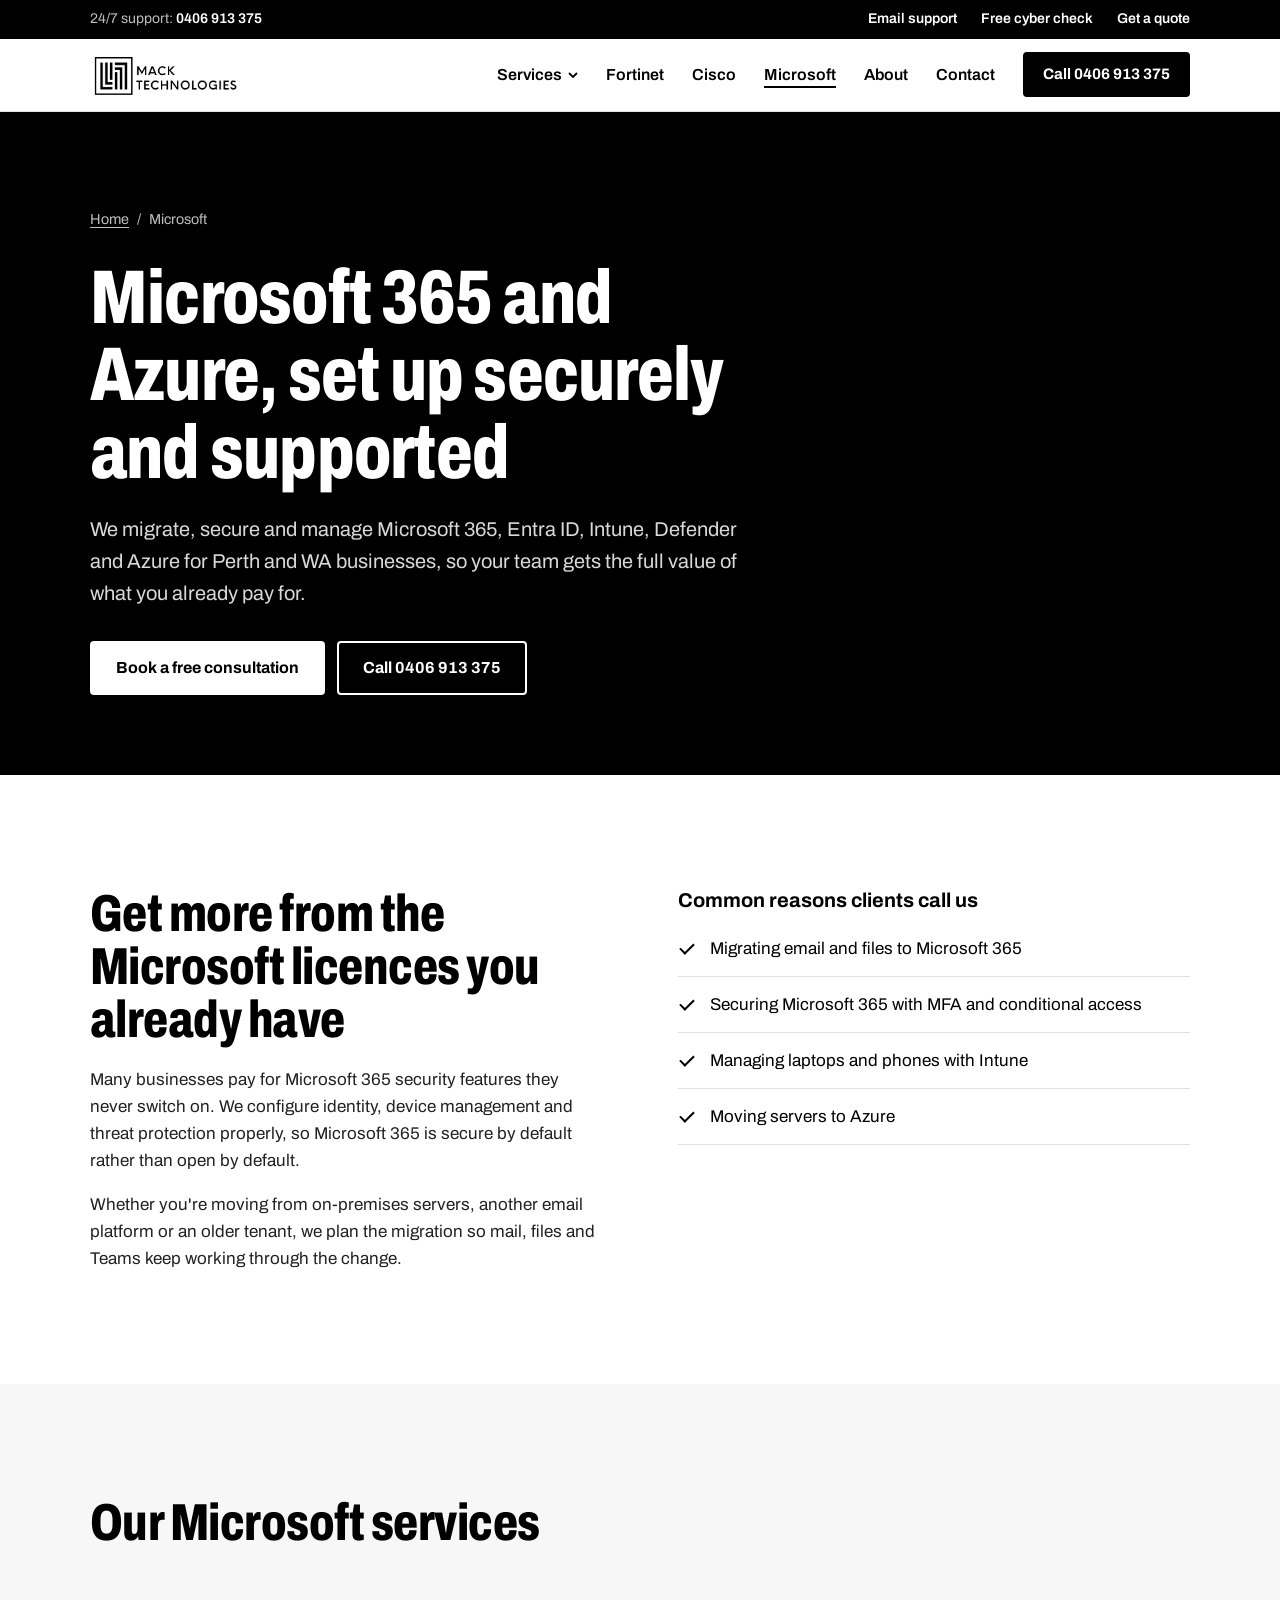
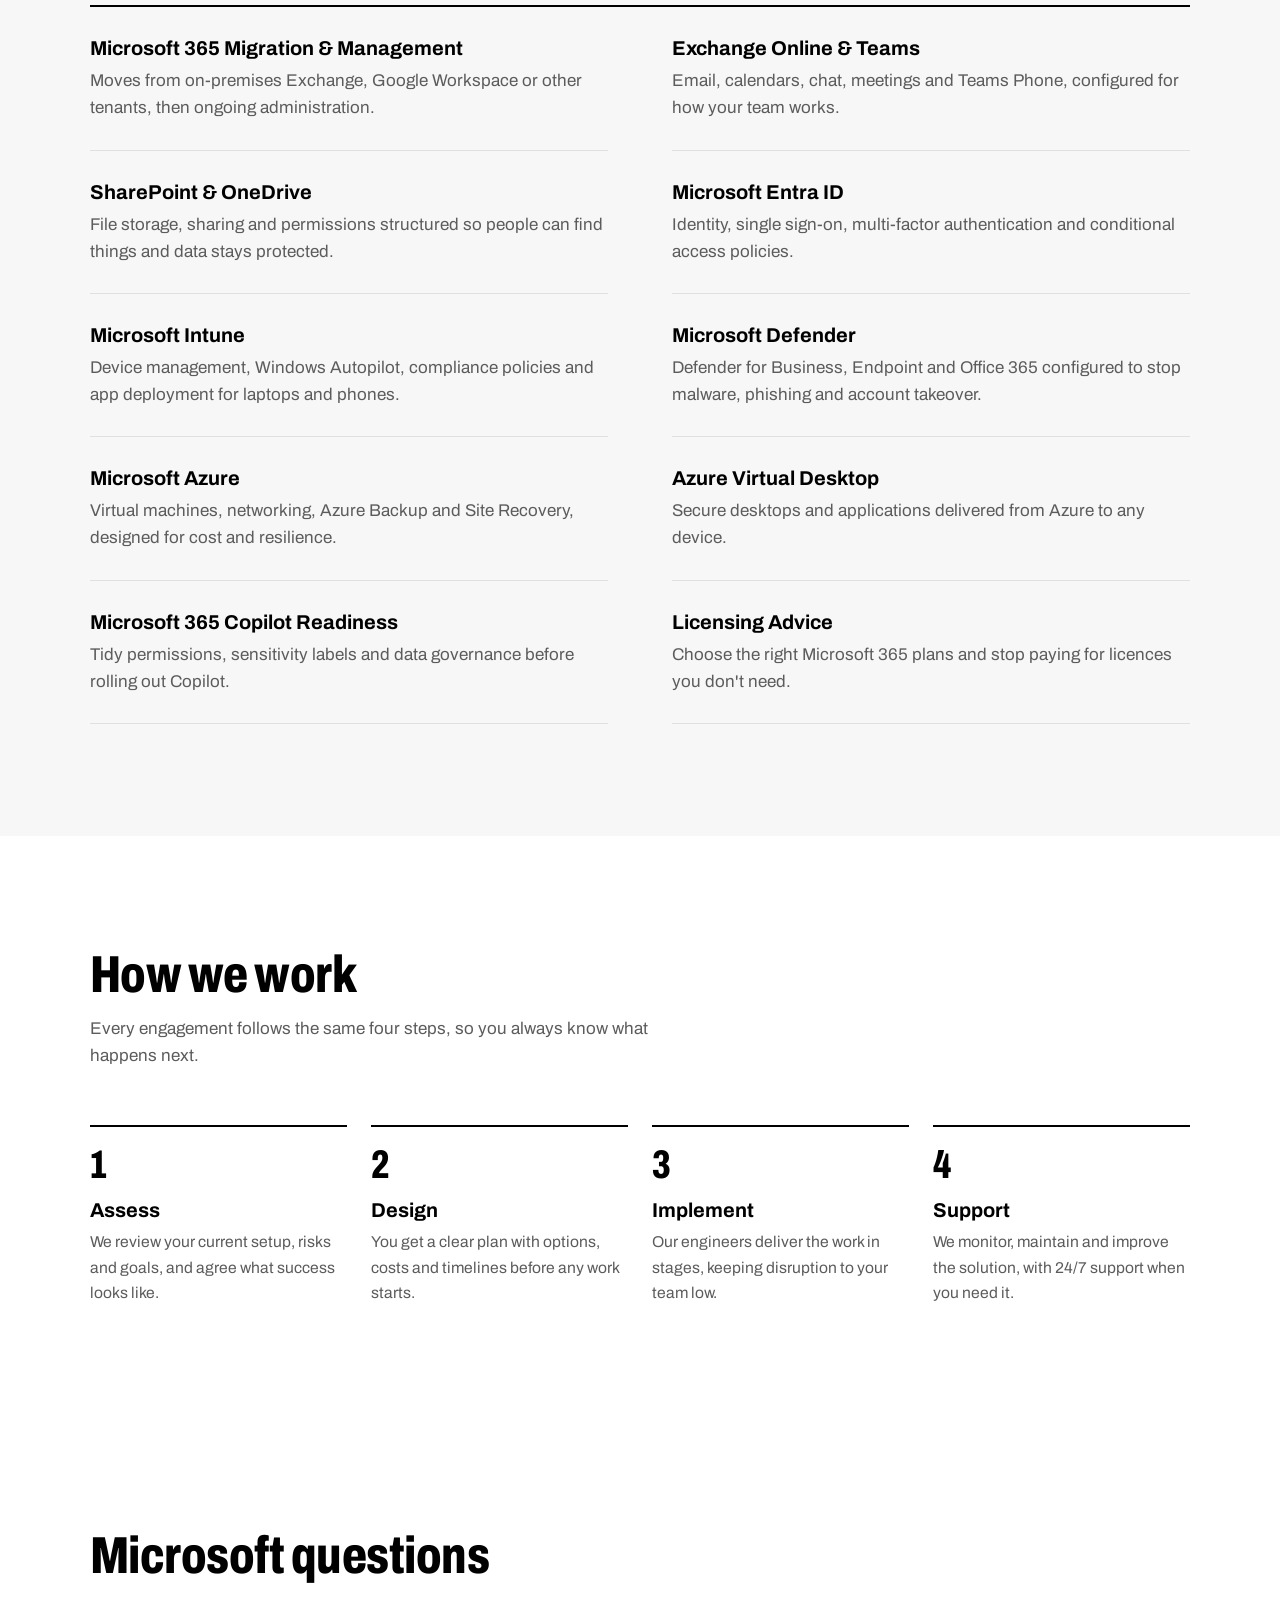
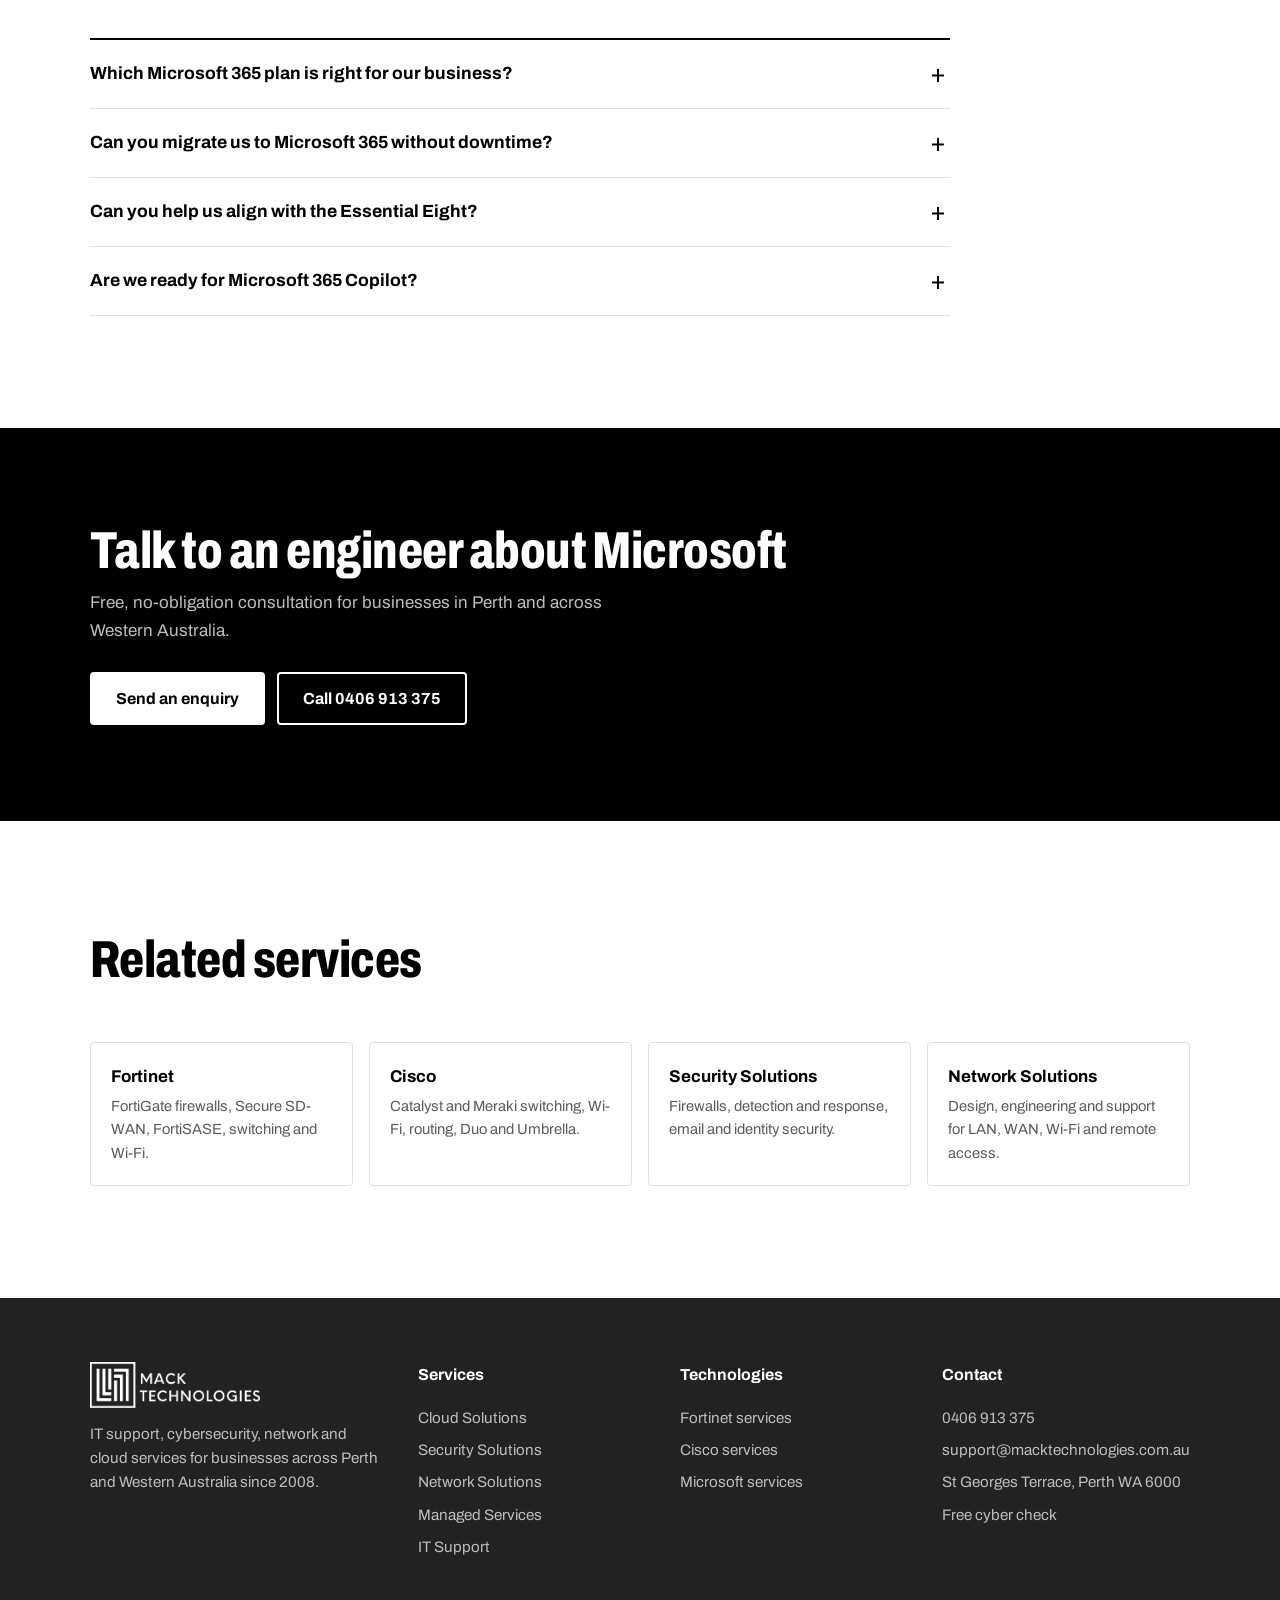
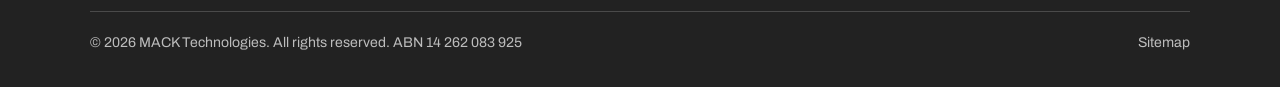
<file: microsoft.html>
<!DOCTYPE html>
<html lang="en-AU">
<head>
  <meta charset="UTF-8">
  <meta name="viewport" content="width=device-width, initial-scale=1.0">
  <title>Microsoft 365 &amp; Azure Services Perth | MACK Technologies</title>
  <meta name="description" content="Microsoft services in Perth and WA: Microsoft 365 migration and support, Entra ID, Intune, Defender, Azure and Azure Virtual Desktop, and Copilot readiness.">
  <meta name="robots" content="index, follow">
  <link rel="canonical" href="https://macktechnologies.com.au/microsoft.html">
  <meta name="geo.region" content="AU-WA">
  <meta name="geo.placename" content="Perth">
  <meta property="og:type" content="website">
  <meta property="og:site_name" content="MACK Technologies">
  <meta property="og:locale" content="en_AU">
  <meta property="og:title" content="Microsoft 365 &amp; Azure Services Perth | MACK Technologies">
  <meta property="og:description" content="Microsoft services in Perth and WA: Microsoft 365 migration and support, Entra ID, Intune, Defender, Azure and Azure Virtual Desktop, and Copilot readiness.">
  <meta property="og:url" content="https://macktechnologies.com.au/microsoft.html">
  <meta property="og:image" content="https://macktechnologies.com.au/og-image.jpg">
  <meta property="og:image:width" content="1200">
  <meta property="og:image:height" content="630">
  <meta name="twitter:card" content="summary_large_image">
  <meta name="theme-color" content="#000000">
  <link rel="icon" type="image/png" sizes="48x48" href="favicon.png">
  <link rel="apple-touch-icon" href="apple-touch-icon.png">
  <link rel="manifest" href="site.webmanifest">
  <link rel="preconnect" href="https://fonts.googleapis.com">
  <link rel="preconnect" href="https://fonts.gstatic.com" crossorigin>
  <link href="https://fonts.googleapis.com/css2?family=Archivo:wdth,wght@62..125,400..900&display=swap" rel="stylesheet">
  <link rel="stylesheet" href="assets/css/style.css">
  <script type="application/ld+json">{"@context": "https://schema.org", "@type": "Service", "name": "Microsoft services", "serviceType": "Microsoft", "description": "Microsoft services in Perth and WA: Microsoft 365 migration and support, Entra ID, Intune, Defender, Azure and Azure Virtual Desktop, and Copilot readiness.", "url": "https://macktechnologies.com.au/microsoft.html", "provider": {"@id": "https://macktechnologies.com.au/#business", "@type": "ProfessionalService", "name": "MACK Technologies", "url": "https://macktechnologies.com.au/"}, "areaServed": [{"@type": "City", "name": "Perth"}, {"@type": "State", "name": "Western Australia"}], "hasOfferCatalog": {"@type": "OfferCatalog", "name": "Microsoft", "itemListElement": [{"@type": "Offer", "itemOffered": {"@type": "Service", "name": "Microsoft 365 Migration & Management"}}, {"@type": "Offer", "itemOffered": {"@type": "Service", "name": "Exchange Online & Teams"}}, {"@type": "Offer", "itemOffered": {"@type": "Service", "name": "SharePoint & OneDrive"}}, {"@type": "Offer", "itemOffered": {"@type": "Service", "name": "Microsoft Entra ID"}}, {"@type": "Offer", "itemOffered": {"@type": "Service", "name": "Microsoft Intune"}}, {"@type": "Offer", "itemOffered": {"@type": "Service", "name": "Microsoft Defender"}}, {"@type": "Offer", "itemOffered": {"@type": "Service", "name": "Microsoft Azure"}}, {"@type": "Offer", "itemOffered": {"@type": "Service", "name": "Azure Virtual Desktop"}}, {"@type": "Offer", "itemOffered": {"@type": "Service", "name": "Microsoft 365 Copilot Readiness"}}, {"@type": "Offer", "itemOffered": {"@type": "Service", "name": "Licensing Advice"}}]}}</script>
  <script type="application/ld+json">{"@context": "https://schema.org", "@type": "BreadcrumbList", "itemListElement": [{"@type": "ListItem", "position": 1, "name": "Home", "item": "https://macktechnologies.com.au/"}, {"@type": "ListItem", "position": 2, "name": "Microsoft", "item": "https://macktechnologies.com.au/microsoft.html"}]}</script>
  <script type="application/ld+json">{"@context": "https://schema.org", "@type": "FAQPage", "mainEntity": [{"@type": "Question", "name": "Which Microsoft 365 plan is right for our business?", "acceptedAnswer": {"@type": "Answer", "text": "For most businesses with up to 300 users, Microsoft 365 Business Premium is the strongest value because it includes Intune, Defender for Business and Entra ID P1 alongside the Office apps. We'll check what you actually need before recommending a change."}}, {"@type": "Question", "name": "Can you migrate us to Microsoft 365 without downtime?", "acceptedAnswer": {"@type": "Answer", "text": "In most cases, yes. We migrate in stages, sync mail and files in the background, and switch over outside business hours so staff start the next day with everything in place."}}, {"@type": "Question", "name": "Can you help us align with the Essential Eight?", "acceptedAnswer": {"@type": "Answer", "text": "Yes. Many Essential Eight controls, such as multi-factor authentication, application control, patching and restricting admin rights, can be delivered with Microsoft 365, Intune and Defender. We assess where you are and close the gaps."}}, {"@type": "Question", "name": "Are we ready for Microsoft 365 Copilot?", "acceptedAnswer": {"@type": "Answer", "text": "Copilot can surface anything a user has access to, so overshared files become a real risk. We review permissions and sensitivity labels first so the rollout is safe."}}]}</script>
</head>
<body>
<a class="skip-link" href="#main">Skip to content</a>
<div class="utility">
  <div class="wrap">
    <span>24/7 support: <a href="tel:+61406913375">0406 913 375</a></span>
    <ul>
      <li class="hide-sm"><a href="mailto:support@macktechnologies.com.au?subject=Support%20request">Email support</a></li>
      <li><a href="cyber-check.html">Free cyber check</a></li>
      <li class="hide-sm"><a href="index.html#contact">Get a quote</a></li>
    </ul>
  </div>
</div>
<header class="site-header">
  <div class="wrap">
    <a class="logo" href="index.html" aria-label="MACK Technologies home"><img src="blob.png" alt="MACK Technologies" width="148" height="54"></a>
    <button class="menu-toggle" aria-label="Menu" aria-expanded="false" aria-controls="site-nav"><span></span></button>
    <nav class="nav" id="site-nav" aria-label="Main">
      <ul class="nav-list">
        <li class="has-menu" data-open="false">
          <button aria-expanded="false" aria-controls="services-menu">Services <svg class="caret" viewBox="0 0 10 10" aria-hidden="true"><path d="M1 3l4 4 4-4" fill="none" stroke="currentColor" stroke-width="1.8"/></svg></button>
          <div class="submenu" id="services-menu">
            <ul class="submenu-col"><li><h3>Services</h3></li>
              <li><a href="cloud-solutions.html">Cloud Solutions<small>Microsoft 365, private and hybrid cloud, hosting and disaster recovery.</small></a></li>
              <li><a href="security-solutions.html">Security Solutions<small>Firewalls, detection and response, email and identity security.</small></a></li>
              <li><a href="network-solutions.html">Network Solutions<small>Design, engineering and support for LAN, WAN, Wi-Fi and remote access.</small></a></li>
              <li><a href="managed-services.html">Managed Services<small>Proactive management, projects, procurement, licensing and VoIP.</small></a></li>
              <li><a href="it-support.html">IT Support<small>Help desk, remote and onsite support, monitoring and backups.</small></a></li>
            </ul>
            <ul class="submenu-col"><li><h3>Technologies</h3></li>
              <li><a href="fortinet.html">Fortinet<small>FortiGate firewalls, Secure SD-WAN, FortiSASE, switching and Wi-Fi.</small></a></li>
              <li><a href="cisco.html">Cisco<small>Catalyst and Meraki switching, Wi-Fi, routing, Duo and Umbrella.</small></a></li>
              <li><a href="microsoft.html">Microsoft<small>Microsoft 365, Entra ID, Intune, Defender, Azure and Copilot.</small></a></li>
            </ul>
          </div>
        </li>
        <li><a href="fortinet.html">Fortinet</a></li>
        <li><a href="cisco.html">Cisco</a></li>
        <li><a href="microsoft.html" aria-current="page">Microsoft</a></li>
        <li><a href="index.html#about">About</a></li>
        <li><a href="index.html#contact">Contact</a></li>
      </ul>
      <a class="btn btn-dark header-call" href="tel:+61406913375">Call 0406 913 375</a>
    </nav>
  </div>
</header>
<main id="main">
  <section class="page-hero">
    <div class="wrap">
      <nav aria-label="Breadcrumb"><ol class="crumbs"><li><a href="index.html">Home</a></li><li aria-current="page">Microsoft</li></ol></nav>
      <h1 class="display">Microsoft 365 and Azure, set up securely and supported</h1>
      <p class="lede">We migrate, secure and manage Microsoft 365, Entra ID, Intune, Defender and Azure for Perth and WA businesses, so your team gets the full value of what you already pay for.</p>
      <div class="btn-row">
        <a class="btn btn-light" href="index.html#contact">Book a free consultation</a>
        <a class="btn btn-outline-light" href="tel:+61406913375">Call 0406 913 375</a>
      </div>
    </div>
  </section>

  <section class="section">
    <div class="wrap split">
      <div>
        <h2 class="display">Get more from the Microsoft licences you already have</h2>
        <div style="margin-top:20px;color:var(--charcoal)"><p>Many businesses pay for Microsoft 365 security features they never switch on. We configure identity, device management and threat protection properly, so Microsoft 365 is secure by default rather than open by default.</p><p style="margin-top:16px">Whether you&#x27;re moving from on-premises servers, another email platform or an older tenant, we plan the migration so mail, files and Teams keep working through the change.</p></div>
      </div>
      <div>
        <h3 style="margin-bottom:8px">Common reasons clients call us</h3>
        <ul class="check-list"><li>Migrating email and files to Microsoft 365</li><li>Securing Microsoft 365 with MFA and conditional access</li><li>Managing laptops and phones with Intune</li><li>Moving servers to Azure</li></ul>
      </div>
    </div>
  </section>

  <section class="section bg-light" aria-labelledby="deliver-title">
    <div class="wrap">
      <div class="section-head"><h2 class="display" id="deliver-title">Our Microsoft services</h2></div>
      <div class="deliver">
        <div class="deliver-item"><h3>Microsoft 365 Migration &amp; Management</h3><p>Moves from on-premises Exchange, Google Workspace or other tenants, then ongoing administration.</p></div>
        <div class="deliver-item"><h3>Exchange Online &amp; Teams</h3><p>Email, calendars, chat, meetings and Teams Phone, configured for how your team works.</p></div>
        <div class="deliver-item"><h3>SharePoint &amp; OneDrive</h3><p>File storage, sharing and permissions structured so people can find things and data stays protected.</p></div>
        <div class="deliver-item"><h3>Microsoft Entra ID</h3><p>Identity, single sign-on, multi-factor authentication and conditional access policies.</p></div>
        <div class="deliver-item"><h3>Microsoft Intune</h3><p>Device management, Windows Autopilot, compliance policies and app deployment for laptops and phones.</p></div>
        <div class="deliver-item"><h3>Microsoft Defender</h3><p>Defender for Business, Endpoint and Office 365 configured to stop malware, phishing and account takeover.</p></div>
        <div class="deliver-item"><h3>Microsoft Azure</h3><p>Virtual machines, networking, Azure Backup and Site Recovery, designed for cost and resilience.</p></div>
        <div class="deliver-item"><h3>Azure Virtual Desktop</h3><p>Secure desktops and applications delivered from Azure to any device.</p></div>
        <div class="deliver-item"><h3>Microsoft 365 Copilot Readiness</h3><p>Tidy permissions, sensitivity labels and data governance before rolling out Copilot.</p></div>
        <div class="deliver-item"><h3>Licensing Advice</h3><p>Choose the right Microsoft 365 plans and stop paying for licences you don&#x27;t need.</p></div>
      </div>
    </div>
  </section>

  <section class="section" aria-labelledby="how-title">
    <div class="wrap">
      <div class="section-head">
        <h2 class="display" id="how-title">How we work</h2>
        <p class="section-intro">Every engagement follows the same four steps, so you always know what happens next.</p>
      </div>
      <div class="steps">
        <div class="step"><h3>Assess</h3><p>We review your current setup, risks and goals, and agree what success looks like.</p></div>
        <div class="step"><h3>Design</h3><p>You get a clear plan with options, costs and timelines before any work starts.</p></div>
        <div class="step"><h3>Implement</h3><p>Our engineers deliver the work in stages, keeping disruption to your team low.</p></div>
        <div class="step"><h3>Support</h3><p>We monitor, maintain and improve the solution, with 24/7 support when you need it.</p></div>
      </div>
    </div>
  </section>

  <section class="section" aria-labelledby="faq-title">
    <div class="wrap">
      <div class="section-head"><h2 class="display" id="faq-title">Microsoft questions</h2></div>
      <div class="faq">
        <details><summary>Which Microsoft 365 plan is right for our business?</summary><p>For most businesses with up to 300 users, Microsoft 365 Business Premium is the strongest value because it includes Intune, Defender for Business and Entra ID P1 alongside the Office apps. We&#x27;ll check what you actually need before recommending a change.</p></details>
        <details><summary>Can you migrate us to Microsoft 365 without downtime?</summary><p>In most cases, yes. We migrate in stages, sync mail and files in the background, and switch over outside business hours so staff start the next day with everything in place.</p></details>
        <details><summary>Can you help us align with the Essential Eight?</summary><p>Yes. Many Essential Eight controls, such as multi-factor authentication, application control, patching and restricting admin rights, can be delivered with Microsoft 365, Intune and Defender. We assess where you are and close the gaps.</p></details>
        <details><summary>Are we ready for Microsoft 365 Copilot?</summary><p>Copilot can surface anything a user has access to, so overshared files become a real risk. We review permissions and sensitivity labels first so the rollout is safe.</p></details>
      </div>
    </div>
  </section>
  <section class="cta-band">
    <div class="wrap">
      <div>
        <h2 class="display">Talk to an engineer about Microsoft</h2>
        <p>Free, no-obligation consultation for businesses in Perth and across Western Australia.</p>
      </div>
      <div class="btn-row">
        <a class="btn btn-light" href="index.html#contact">Send an enquiry</a>
        <a class="btn btn-outline-light" href="tel:+61406913375">Call 0406 913 375</a>
      </div>
    </div>
  </section>

  <section class="section" aria-labelledby="related-title">
    <div class="wrap">
      <div class="section-head"><h2 class="display" id="related-title">Related services</h2></div>
      <div class="related">
        <a href="fortinet.html">Fortinet<span>FortiGate firewalls, Secure SD-WAN, FortiSASE, switching and Wi-Fi.</span></a>
        <a href="cisco.html">Cisco<span>Catalyst and Meraki switching, Wi-Fi, routing, Duo and Umbrella.</span></a>
        <a href="security-solutions.html">Security Solutions<span>Firewalls, detection and response, email and identity security.</span></a>
        <a href="network-solutions.html">Network Solutions<span>Design, engineering and support for LAN, WAN, Wi-Fi and remote access.</span></a>
      </div>
    </div>
  </section>
</main>
<footer class="site-footer">
  <div class="wrap">
    <div class="footer-grid">
      <div>
        <img class="footer-logo" src="logo-white.png" alt="MACK Technologies" width="170" height="46">
        <p>IT support, cybersecurity, network and cloud services for businesses across Perth and Western Australia since 2008.</p>
      </div>
      <div>
        <h2>Services</h2>
        <ul>
          <li><a href="cloud-solutions.html">Cloud Solutions</a></li>
          <li><a href="security-solutions.html">Security Solutions</a></li>
          <li><a href="network-solutions.html">Network Solutions</a></li>
          <li><a href="managed-services.html">Managed Services</a></li>
          <li><a href="it-support.html">IT Support</a></li>
        </ul>
      </div>
      <div>
        <h2>Technologies</h2>
        <ul>
          <li><a href="fortinet.html">Fortinet services</a></li>
          <li><a href="cisco.html">Cisco services</a></li>
          <li><a href="microsoft.html">Microsoft services</a></li>
        </ul>
      </div>
      <div>
        <h2>Contact</h2>
        <address style="font-style:normal">
        <ul>
          <li><a href="tel:+61406913375">0406 913 375</a></li>
          <li><a href="mailto:support@macktechnologies.com.au">support@macktechnologies.com.au</a></li>
          <li>St Georges Terrace, Perth WA 6000</li>
          <li><a href="cyber-check.html">Free cyber check</a></li>
        </ul>
        </address>
      </div>
    </div>
    <div class="footer-base">
      <span>&copy; <span id="year">2026</span> MACK Technologies. All rights reserved. ABN 14 262 083 925</span>
      <a href="sitemap.xml">Sitemap</a>
    </div>
  </div>
</footer>
<script src="assets/js/main.js" defer></script>
</body>
</html>
</file>
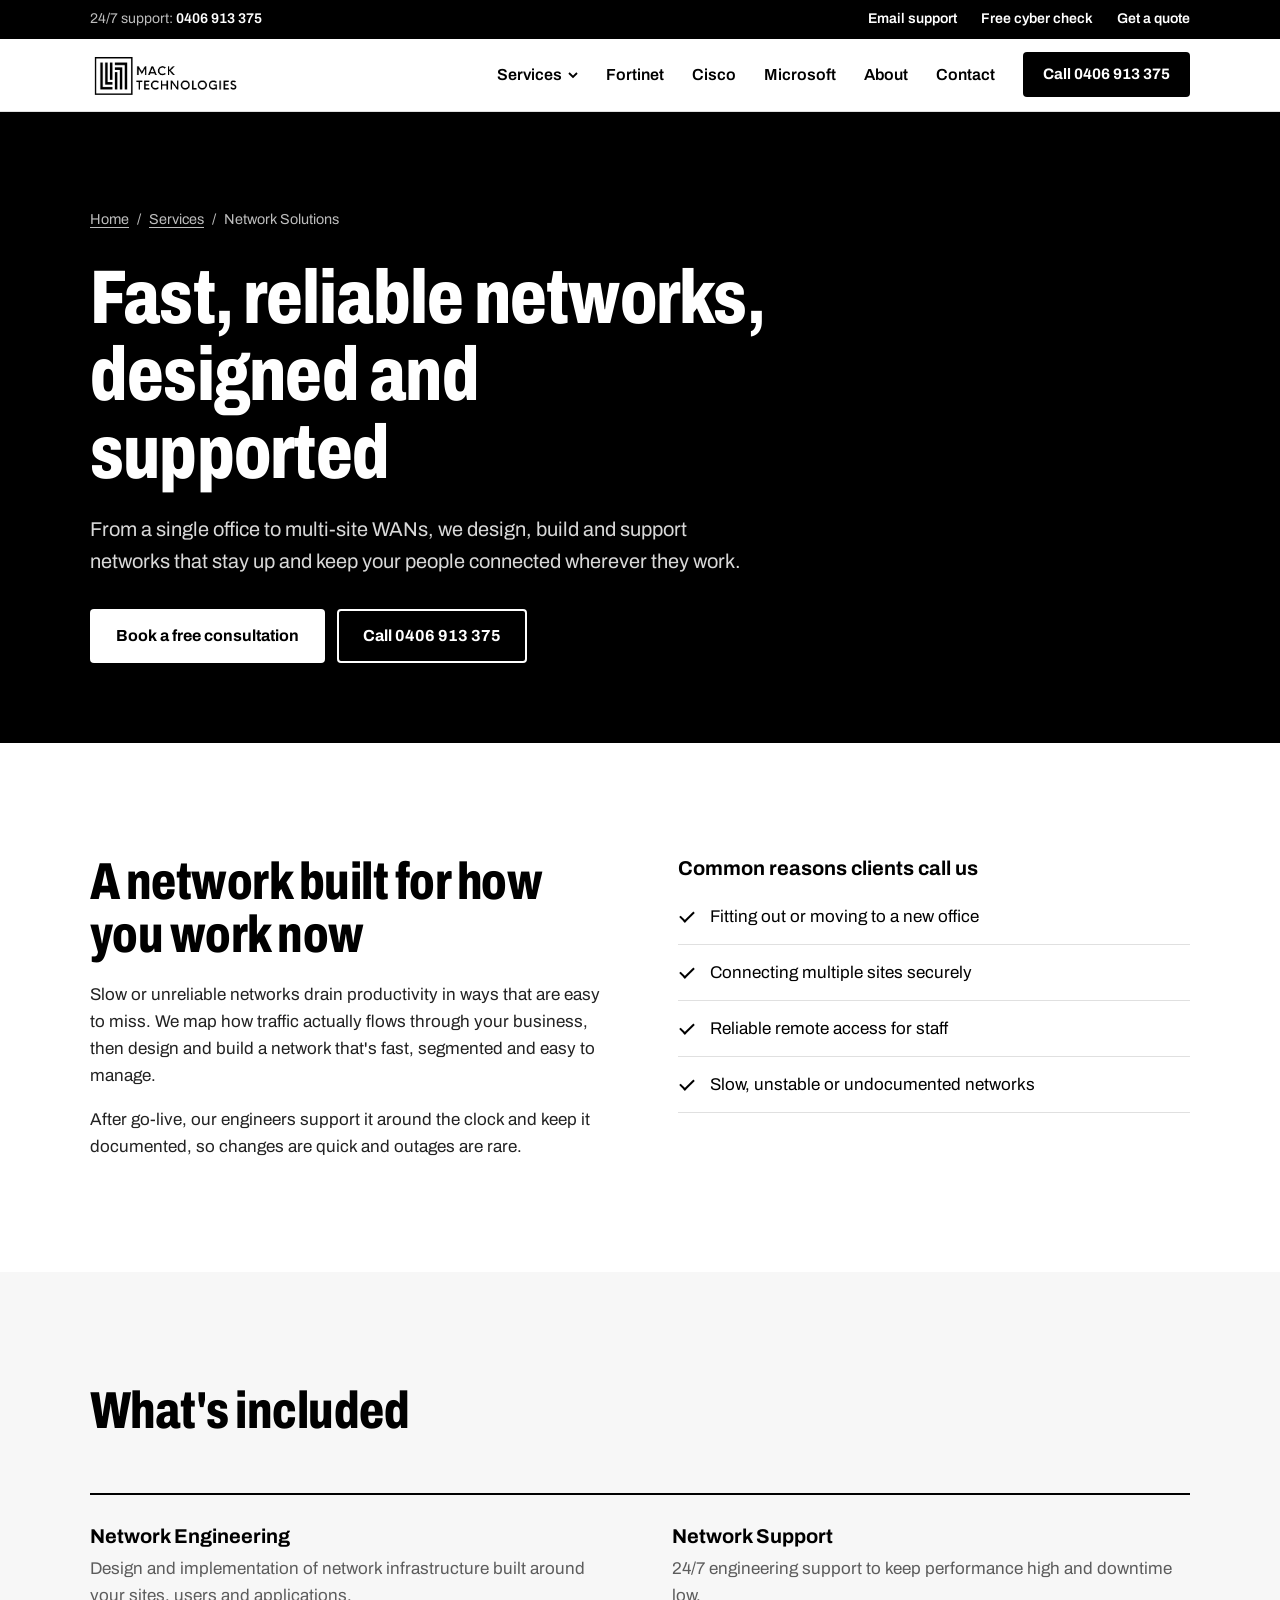
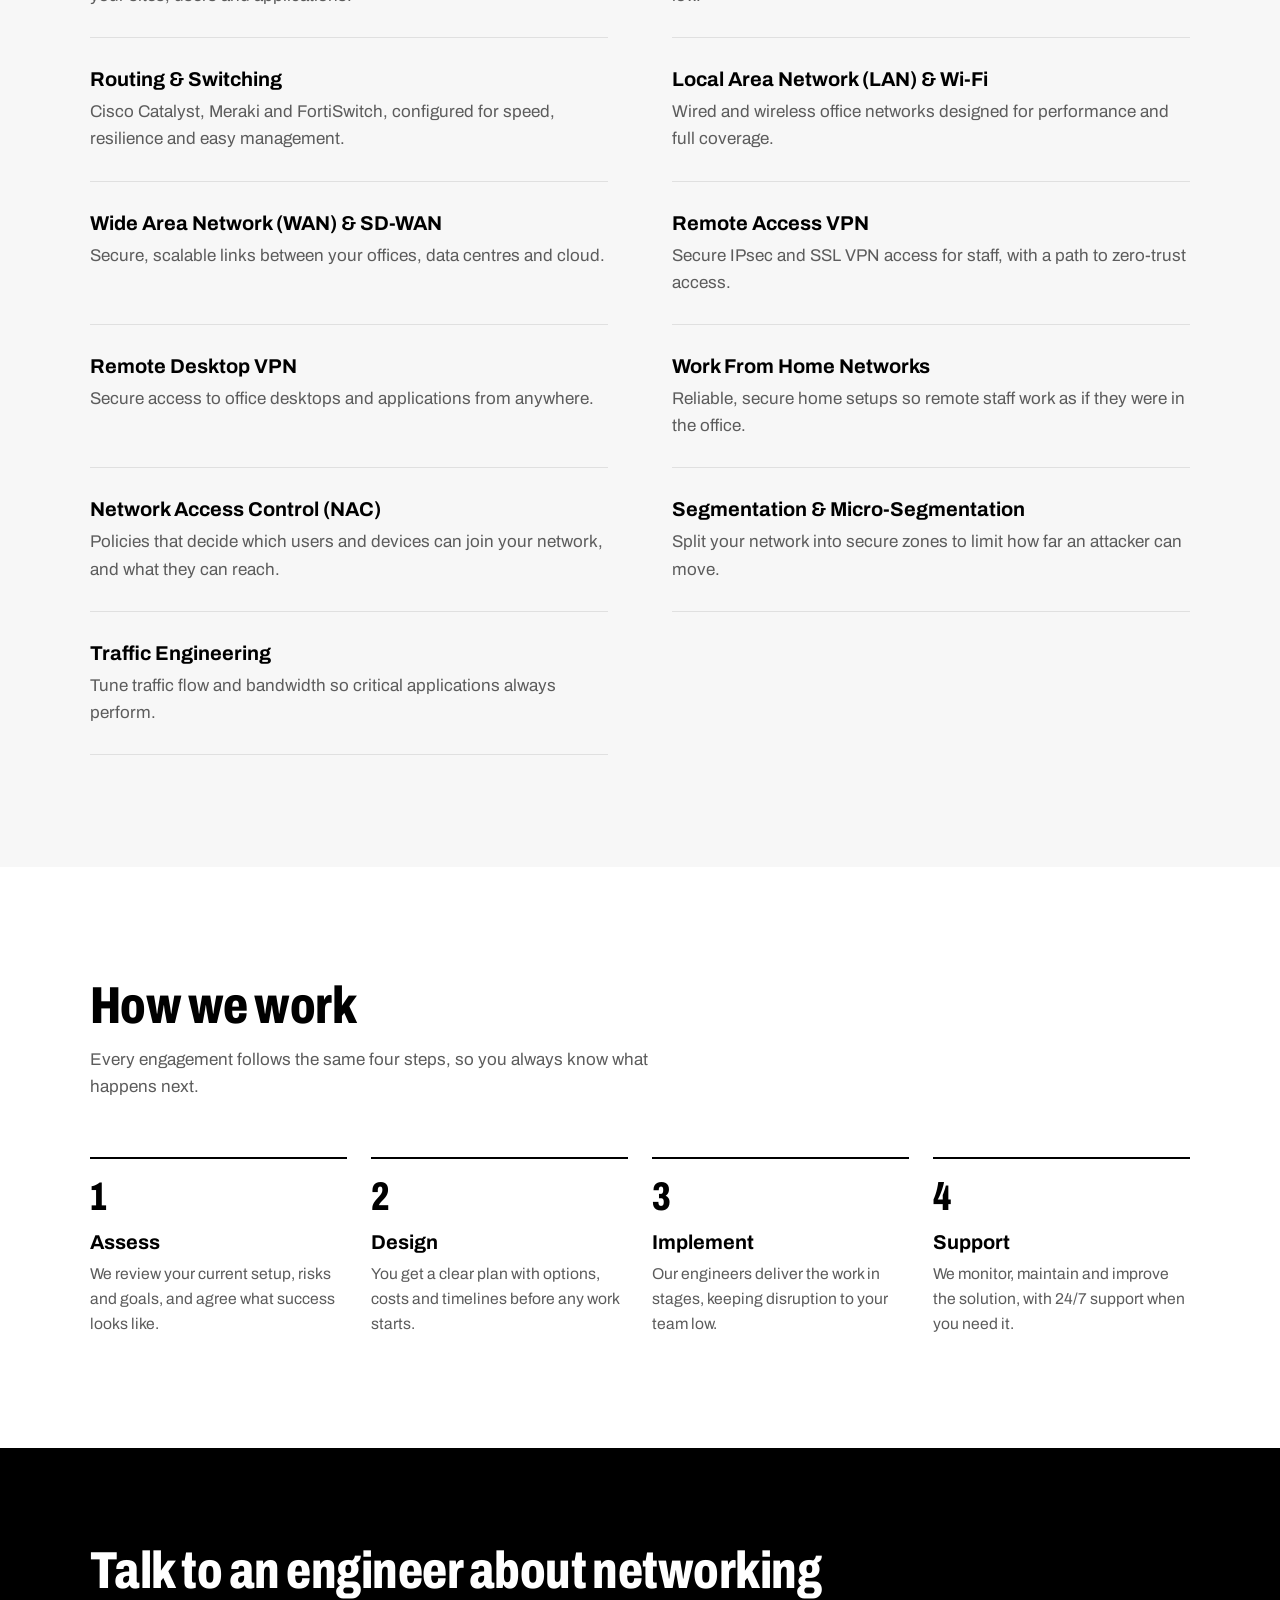
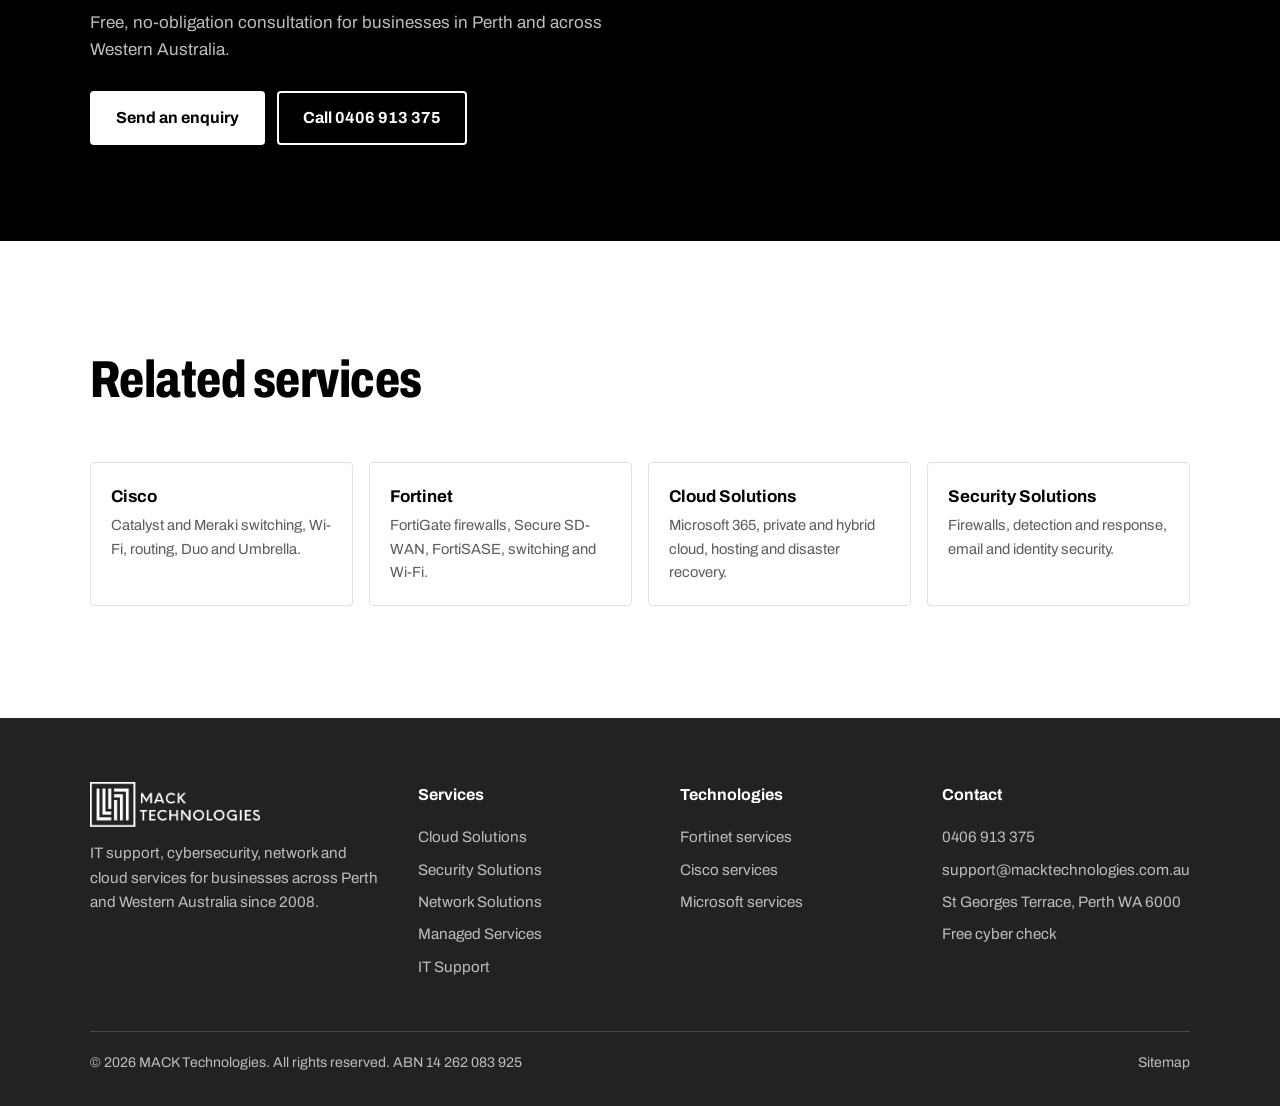
<file: network-solutions.html>
<!DOCTYPE html>
<html lang="en-AU">
<head>
  <meta charset="UTF-8">
  <meta name="viewport" content="width=device-width, initial-scale=1.0">
  <title>Network Engineering &amp; Support Perth | MACK Technologies</title>
  <meta name="description" content="Network design, engineering and 24/7 support for Perth and WA businesses: Cisco and Fortinet LAN, WAN, SD-WAN, Wi-Fi, VPN and network segmentation.">
  <meta name="robots" content="index, follow">
  <link rel="canonical" href="https://macktechnologies.com.au/network-solutions.html">
  <meta name="geo.region" content="AU-WA">
  <meta name="geo.placename" content="Perth">
  <meta property="og:type" content="website">
  <meta property="og:site_name" content="MACK Technologies">
  <meta property="og:locale" content="en_AU">
  <meta property="og:title" content="Network Engineering &amp; Support Perth | MACK Technologies">
  <meta property="og:description" content="Network design, engineering and 24/7 support for Perth and WA businesses: Cisco and Fortinet LAN, WAN, SD-WAN, Wi-Fi, VPN and network segmentation.">
  <meta property="og:url" content="https://macktechnologies.com.au/network-solutions.html">
  <meta property="og:image" content="https://macktechnologies.com.au/og-image.jpg">
  <meta property="og:image:width" content="1200">
  <meta property="og:image:height" content="630">
  <meta name="twitter:card" content="summary_large_image">
  <meta name="theme-color" content="#000000">
  <link rel="icon" type="image/png" sizes="48x48" href="favicon.png">
  <link rel="apple-touch-icon" href="apple-touch-icon.png">
  <link rel="manifest" href="site.webmanifest">
  <link rel="preconnect" href="https://fonts.googleapis.com">
  <link rel="preconnect" href="https://fonts.gstatic.com" crossorigin>
  <link href="https://fonts.googleapis.com/css2?family=Archivo:wdth,wght@62..125,400..900&display=swap" rel="stylesheet">
  <link rel="stylesheet" href="assets/css/style.css">
  <script type="application/ld+json">{"@context": "https://schema.org", "@type": "Service", "name": "Network Solutions", "serviceType": "Network Solutions", "description": "Network design, engineering and 24/7 support for Perth and WA businesses: Cisco and Fortinet LAN, WAN, SD-WAN, Wi-Fi, VPN and network segmentation.", "url": "https://macktechnologies.com.au/network-solutions.html", "provider": {"@id": "https://macktechnologies.com.au/#business", "@type": "ProfessionalService", "name": "MACK Technologies", "url": "https://macktechnologies.com.au/"}, "areaServed": [{"@type": "City", "name": "Perth"}, {"@type": "State", "name": "Western Australia"}], "hasOfferCatalog": {"@type": "OfferCatalog", "name": "Network Solutions", "itemListElement": [{"@type": "Offer", "itemOffered": {"@type": "Service", "name": "Network Engineering"}}, {"@type": "Offer", "itemOffered": {"@type": "Service", "name": "Network Support"}}, {"@type": "Offer", "itemOffered": {"@type": "Service", "name": "Routing & Switching"}}, {"@type": "Offer", "itemOffered": {"@type": "Service", "name": "Local Area Network (LAN) & Wi-Fi"}}, {"@type": "Offer", "itemOffered": {"@type": "Service", "name": "Wide Area Network (WAN) & SD-WAN"}}, {"@type": "Offer", "itemOffered": {"@type": "Service", "name": "Remote Access VPN"}}, {"@type": "Offer", "itemOffered": {"@type": "Service", "name": "Remote Desktop VPN"}}, {"@type": "Offer", "itemOffered": {"@type": "Service", "name": "Work From Home Networks"}}, {"@type": "Offer", "itemOffered": {"@type": "Service", "name": "Network Access Control (NAC)"}}, {"@type": "Offer", "itemOffered": {"@type": "Service", "name": "Segmentation & Micro-Segmentation"}}, {"@type": "Offer", "itemOffered": {"@type": "Service", "name": "Traffic Engineering"}}]}}</script>
  <script type="application/ld+json">{"@context": "https://schema.org", "@type": "BreadcrumbList", "itemListElement": [{"@type": "ListItem", "position": 1, "name": "Home", "item": "https://macktechnologies.com.au/"}, {"@type": "ListItem", "position": 2, "name": "Network Solutions", "item": "https://macktechnologies.com.au/network-solutions.html"}]}</script>
</head>
<body>
<a class="skip-link" href="#main">Skip to content</a>
<div class="utility">
  <div class="wrap">
    <span>24/7 support: <a href="tel:+61406913375">0406 913 375</a></span>
    <ul>
      <li class="hide-sm"><a href="mailto:support@macktechnologies.com.au?subject=Support%20request">Email support</a></li>
      <li><a href="cyber-check.html">Free cyber check</a></li>
      <li class="hide-sm"><a href="index.html#contact">Get a quote</a></li>
    </ul>
  </div>
</div>
<header class="site-header">
  <div class="wrap">
    <a class="logo" href="index.html" aria-label="MACK Technologies home"><img src="blob.png" alt="MACK Technologies" width="148" height="54"></a>
    <button class="menu-toggle" aria-label="Menu" aria-expanded="false" aria-controls="site-nav"><span></span></button>
    <nav class="nav" id="site-nav" aria-label="Main">
      <ul class="nav-list">
        <li class="has-menu" data-open="false">
          <button aria-expanded="false" aria-controls="services-menu">Services <svg class="caret" viewBox="0 0 10 10" aria-hidden="true"><path d="M1 3l4 4 4-4" fill="none" stroke="currentColor" stroke-width="1.8"/></svg></button>
          <div class="submenu" id="services-menu">
            <ul class="submenu-col"><li><h3>Services</h3></li>
              <li><a href="cloud-solutions.html">Cloud Solutions<small>Microsoft 365, private and hybrid cloud, hosting and disaster recovery.</small></a></li>
              <li><a href="security-solutions.html">Security Solutions<small>Firewalls, detection and response, email and identity security.</small></a></li>
              <li><a href="network-solutions.html">Network Solutions<small>Design, engineering and support for LAN, WAN, Wi-Fi and remote access.</small></a></li>
              <li><a href="managed-services.html">Managed Services<small>Proactive management, projects, procurement, licensing and VoIP.</small></a></li>
              <li><a href="it-support.html">IT Support<small>Help desk, remote and onsite support, monitoring and backups.</small></a></li>
            </ul>
            <ul class="submenu-col"><li><h3>Technologies</h3></li>
              <li><a href="fortinet.html">Fortinet<small>FortiGate firewalls, Secure SD-WAN, FortiSASE, switching and Wi-Fi.</small></a></li>
              <li><a href="cisco.html">Cisco<small>Catalyst and Meraki switching, Wi-Fi, routing, Duo and Umbrella.</small></a></li>
              <li><a href="microsoft.html">Microsoft<small>Microsoft 365, Entra ID, Intune, Defender, Azure and Copilot.</small></a></li>
            </ul>
          </div>
        </li>
        <li><a href="fortinet.html">Fortinet</a></li>
        <li><a href="cisco.html">Cisco</a></li>
        <li><a href="microsoft.html">Microsoft</a></li>
        <li><a href="index.html#about">About</a></li>
        <li><a href="index.html#contact">Contact</a></li>
      </ul>
      <a class="btn btn-dark header-call" href="tel:+61406913375">Call 0406 913 375</a>
    </nav>
  </div>
</header>
<main id="main">
  <section class="page-hero">
    <div class="wrap">
      <nav aria-label="Breadcrumb"><ol class="crumbs"><li><a href="index.html">Home</a></li><li><a href="index.html#services">Services</a></li><li aria-current="page">Network Solutions</li></ol></nav>
      <h1 class="display">Fast, reliable networks, designed and supported</h1>
      <p class="lede">From a single office to multi-site WANs, we design, build and support networks that stay up and keep your people connected wherever they work.</p>
      <div class="btn-row">
        <a class="btn btn-light" href="index.html#contact">Book a free consultation</a>
        <a class="btn btn-outline-light" href="tel:+61406913375">Call 0406 913 375</a>
      </div>
    </div>
  </section>

  <section class="section">
    <div class="wrap split">
      <div>
        <h2 class="display">A network built for how you work now</h2>
        <div style="margin-top:20px;color:var(--charcoal)"><p>Slow or unreliable networks drain productivity in ways that are easy to miss. We map how traffic actually flows through your business, then design and build a network that&#x27;s fast, segmented and easy to manage.</p><p style="margin-top:16px">After go-live, our engineers support it around the clock and keep it documented, so changes are quick and outages are rare.</p></div>
      </div>
      <div>
        <h3 style="margin-bottom:8px">Common reasons clients call us</h3>
        <ul class="check-list"><li>Fitting out or moving to a new office</li><li>Connecting multiple sites securely</li><li>Reliable remote access for staff</li><li>Slow, unstable or undocumented networks</li></ul>
      </div>
    </div>
  </section>

  <section class="section bg-light" aria-labelledby="deliver-title">
    <div class="wrap">
      <div class="section-head"><h2 class="display" id="deliver-title">What's included</h2></div>
      <div class="deliver">
        <div class="deliver-item"><h3>Network Engineering</h3><p>Design and implementation of network infrastructure built around your sites, users and applications.</p></div>
        <div class="deliver-item"><h3>Network Support</h3><p>24/7 engineering support to keep performance high and downtime low.</p></div>
        <div class="deliver-item"><h3>Routing &amp; Switching</h3><p>Cisco Catalyst, Meraki and FortiSwitch, configured for speed, resilience and easy management.</p></div>
        <div class="deliver-item"><h3>Local Area Network (LAN) &amp; Wi-Fi</h3><p>Wired and wireless office networks designed for performance and full coverage.</p></div>
        <div class="deliver-item"><h3>Wide Area Network (WAN) &amp; SD-WAN</h3><p>Secure, scalable links between your offices, data centres and cloud.</p></div>
        <div class="deliver-item"><h3>Remote Access VPN</h3><p>Secure IPsec and SSL VPN access for staff, with a path to zero-trust access.</p></div>
        <div class="deliver-item"><h3>Remote Desktop VPN</h3><p>Secure access to office desktops and applications from anywhere.</p></div>
        <div class="deliver-item"><h3>Work From Home Networks</h3><p>Reliable, secure home setups so remote staff work as if they were in the office.</p></div>
        <div class="deliver-item"><h3>Network Access Control (NAC)</h3><p>Policies that decide which users and devices can join your network, and what they can reach.</p></div>
        <div class="deliver-item"><h3>Segmentation &amp; Micro-Segmentation</h3><p>Split your network into secure zones to limit how far an attacker can move.</p></div>
        <div class="deliver-item"><h3>Traffic Engineering</h3><p>Tune traffic flow and bandwidth so critical applications always perform.</p></div>
      </div>
    </div>
  </section>

  <section class="section" aria-labelledby="how-title">
    <div class="wrap">
      <div class="section-head">
        <h2 class="display" id="how-title">How we work</h2>
        <p class="section-intro">Every engagement follows the same four steps, so you always know what happens next.</p>
      </div>
      <div class="steps">
        <div class="step"><h3>Assess</h3><p>We review your current setup, risks and goals, and agree what success looks like.</p></div>
        <div class="step"><h3>Design</h3><p>You get a clear plan with options, costs and timelines before any work starts.</p></div>
        <div class="step"><h3>Implement</h3><p>Our engineers deliver the work in stages, keeping disruption to your team low.</p></div>
        <div class="step"><h3>Support</h3><p>We monitor, maintain and improve the solution, with 24/7 support when you need it.</p></div>
      </div>
    </div>
  </section>

  <section class="cta-band">
    <div class="wrap">
      <div>
        <h2 class="display">Talk to an engineer about networking</h2>
        <p>Free, no-obligation consultation for businesses in Perth and across Western Australia.</p>
      </div>
      <div class="btn-row">
        <a class="btn btn-light" href="index.html#contact">Send an enquiry</a>
        <a class="btn btn-outline-light" href="tel:+61406913375">Call 0406 913 375</a>
      </div>
    </div>
  </section>

  <section class="section" aria-labelledby="related-title">
    <div class="wrap">
      <div class="section-head"><h2 class="display" id="related-title">Related services</h2></div>
      <div class="related">
        <a href="cisco.html">Cisco<span>Catalyst and Meraki switching, Wi-Fi, routing, Duo and Umbrella.</span></a>
        <a href="fortinet.html">Fortinet<span>FortiGate firewalls, Secure SD-WAN, FortiSASE, switching and Wi-Fi.</span></a>
        <a href="cloud-solutions.html">Cloud Solutions<span>Microsoft 365, private and hybrid cloud, hosting and disaster recovery.</span></a>
        <a href="security-solutions.html">Security Solutions<span>Firewalls, detection and response, email and identity security.</span></a>
      </div>
    </div>
  </section>
</main>
<footer class="site-footer">
  <div class="wrap">
    <div class="footer-grid">
      <div>
        <img class="footer-logo" src="logo-white.png" alt="MACK Technologies" width="170" height="46">
        <p>IT support, cybersecurity, network and cloud services for businesses across Perth and Western Australia since 2008.</p>
      </div>
      <div>
        <h2>Services</h2>
        <ul>
          <li><a href="cloud-solutions.html">Cloud Solutions</a></li>
          <li><a href="security-solutions.html">Security Solutions</a></li>
          <li><a href="network-solutions.html">Network Solutions</a></li>
          <li><a href="managed-services.html">Managed Services</a></li>
          <li><a href="it-support.html">IT Support</a></li>
        </ul>
      </div>
      <div>
        <h2>Technologies</h2>
        <ul>
          <li><a href="fortinet.html">Fortinet services</a></li>
          <li><a href="cisco.html">Cisco services</a></li>
          <li><a href="microsoft.html">Microsoft services</a></li>
        </ul>
      </div>
      <div>
        <h2>Contact</h2>
        <address style="font-style:normal">
        <ul>
          <li><a href="tel:+61406913375">0406 913 375</a></li>
          <li><a href="mailto:support@macktechnologies.com.au">support@macktechnologies.com.au</a></li>
          <li>St Georges Terrace, Perth WA 6000</li>
          <li><a href="cyber-check.html">Free cyber check</a></li>
        </ul>
        </address>
      </div>
    </div>
    <div class="footer-base">
      <span>&copy; <span id="year">2026</span> MACK Technologies. All rights reserved. ABN 14 262 083 925</span>
      <a href="sitemap.xml">Sitemap</a>
    </div>
  </div>
</footer>
<script src="assets/js/main.js" defer></script>
</body>
</html>
</file>
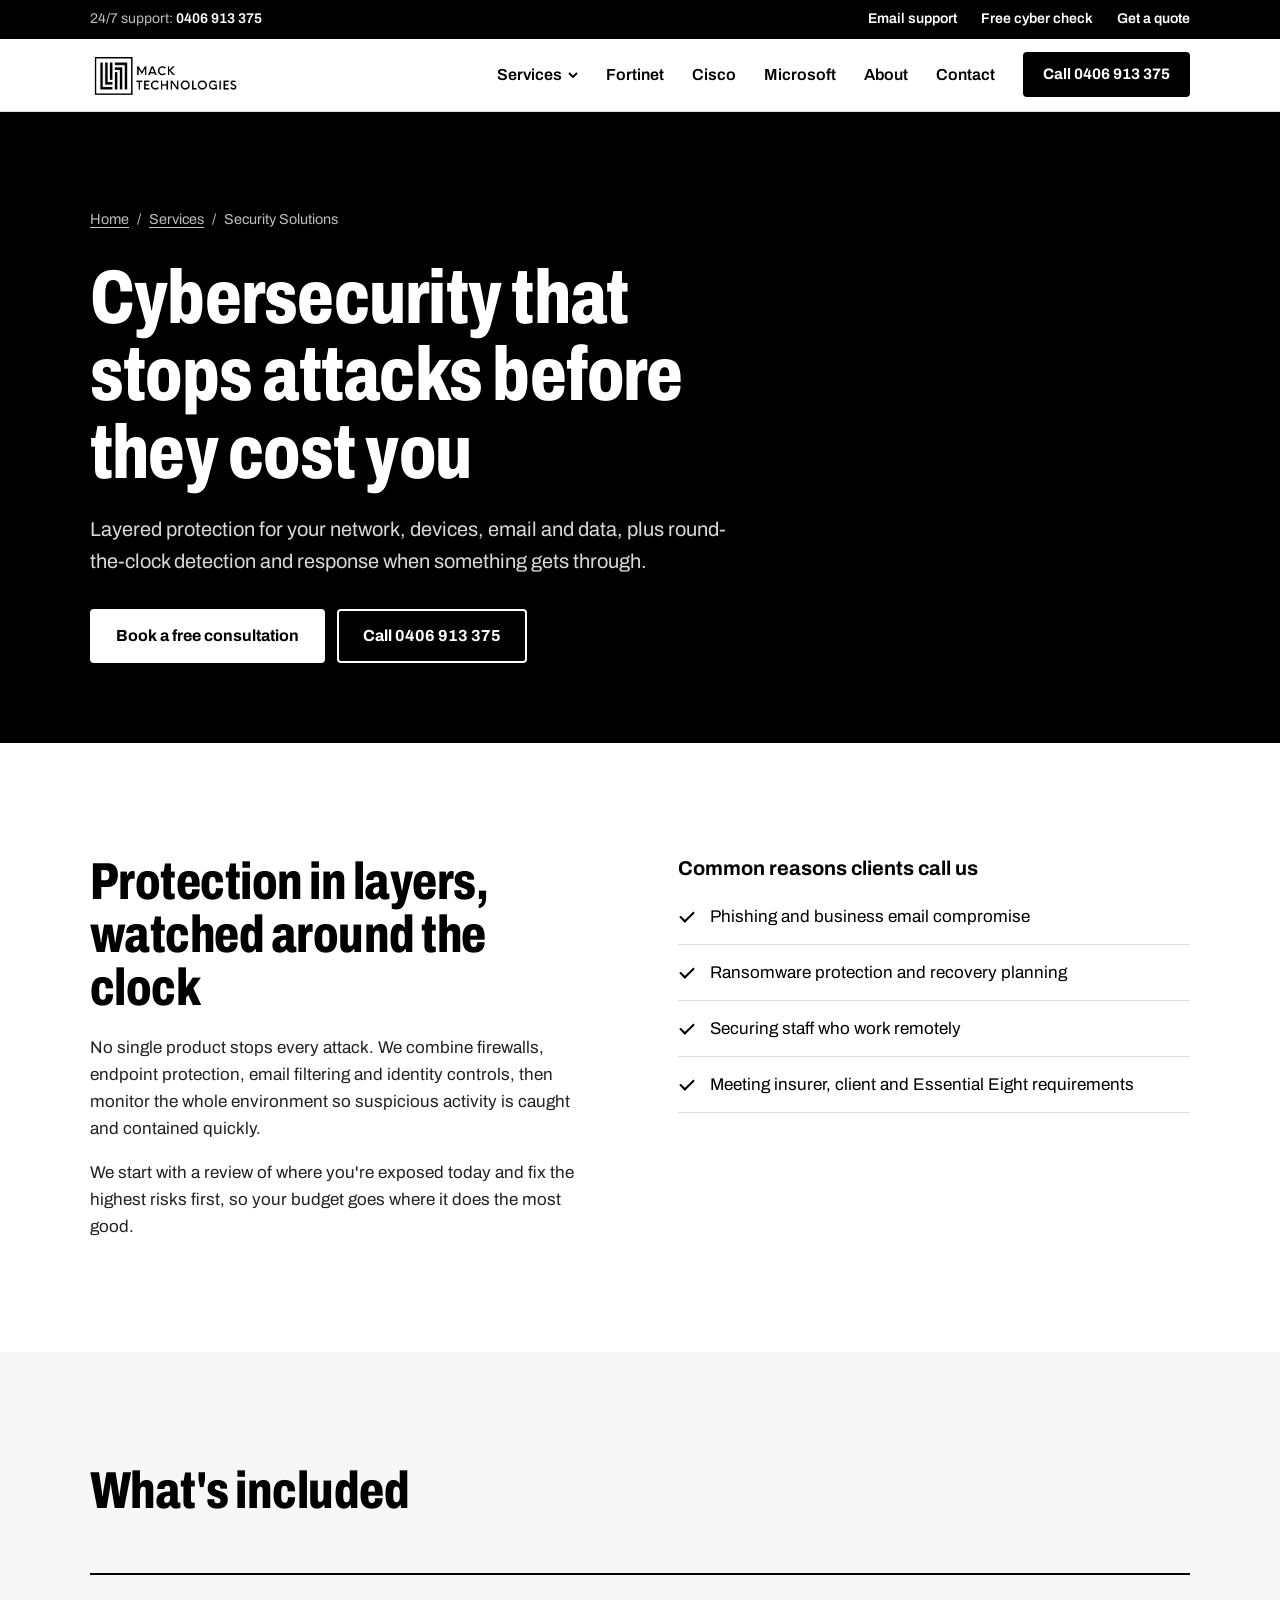
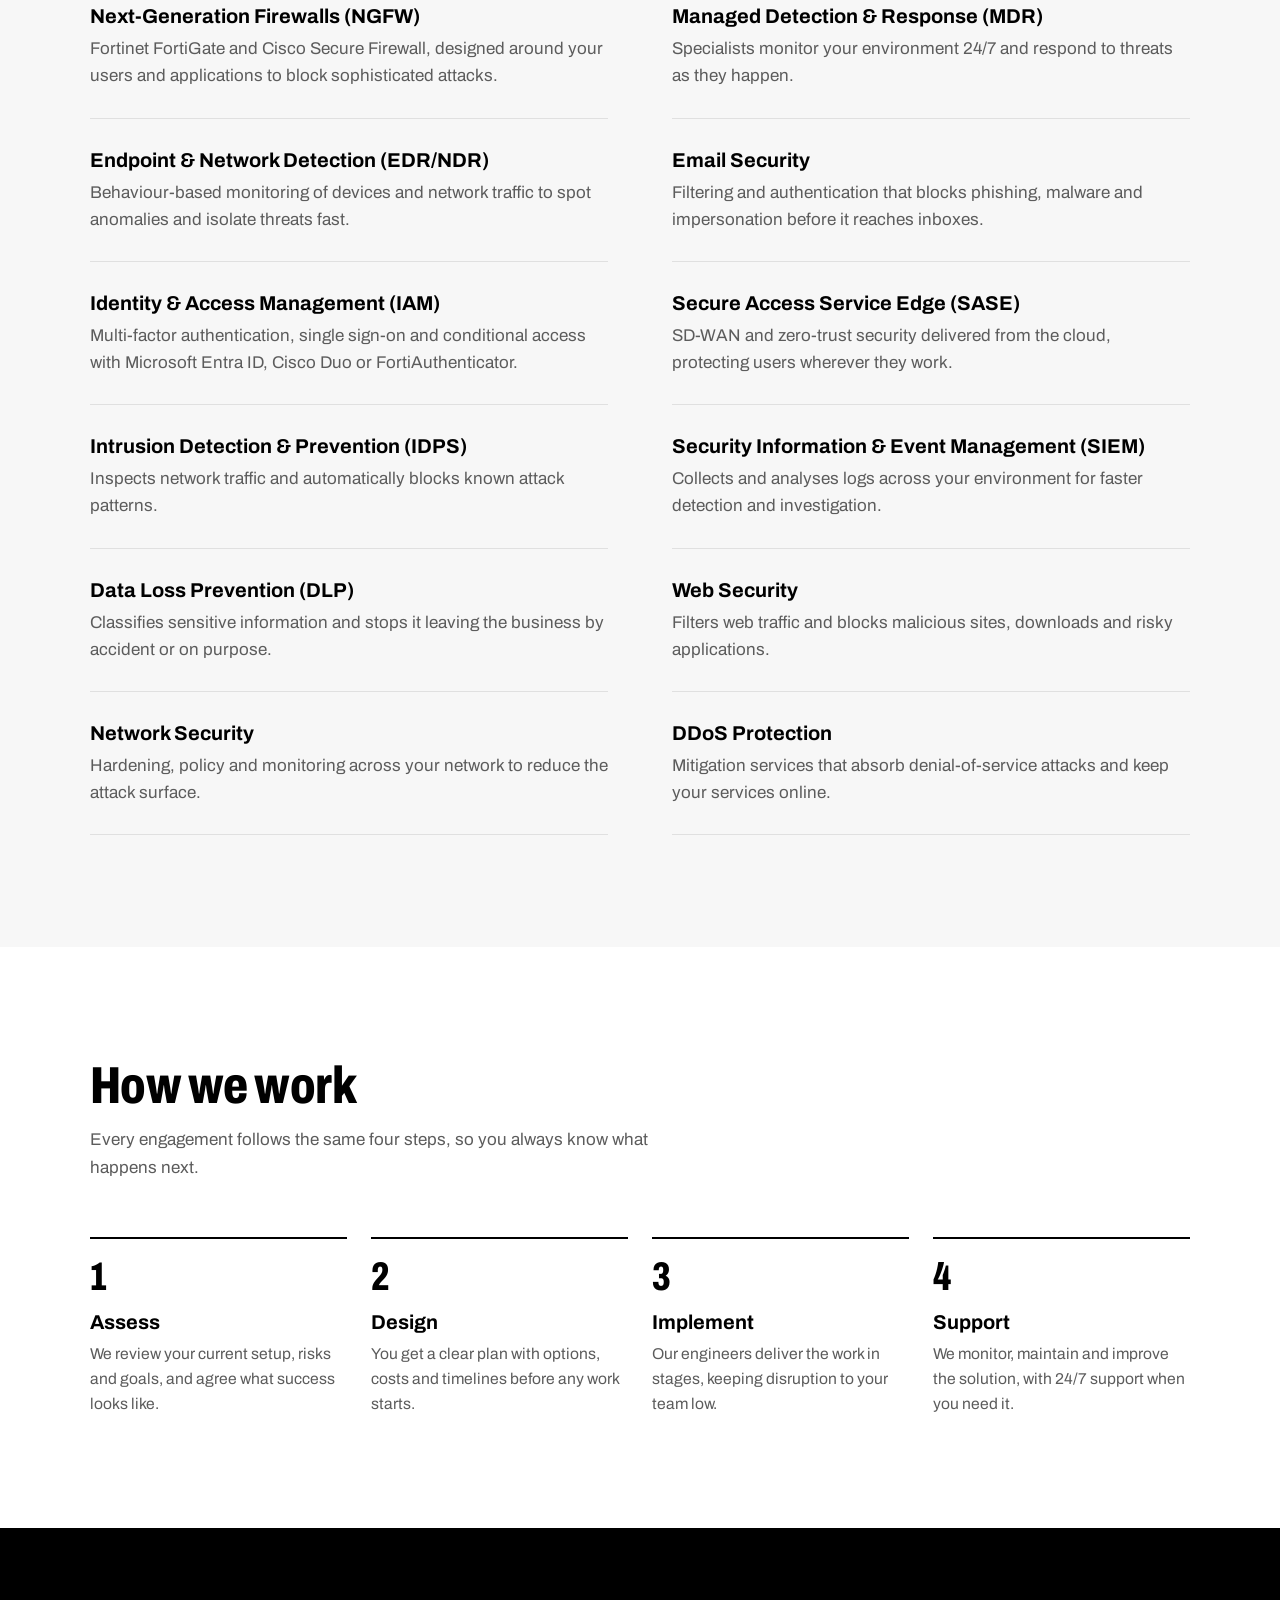
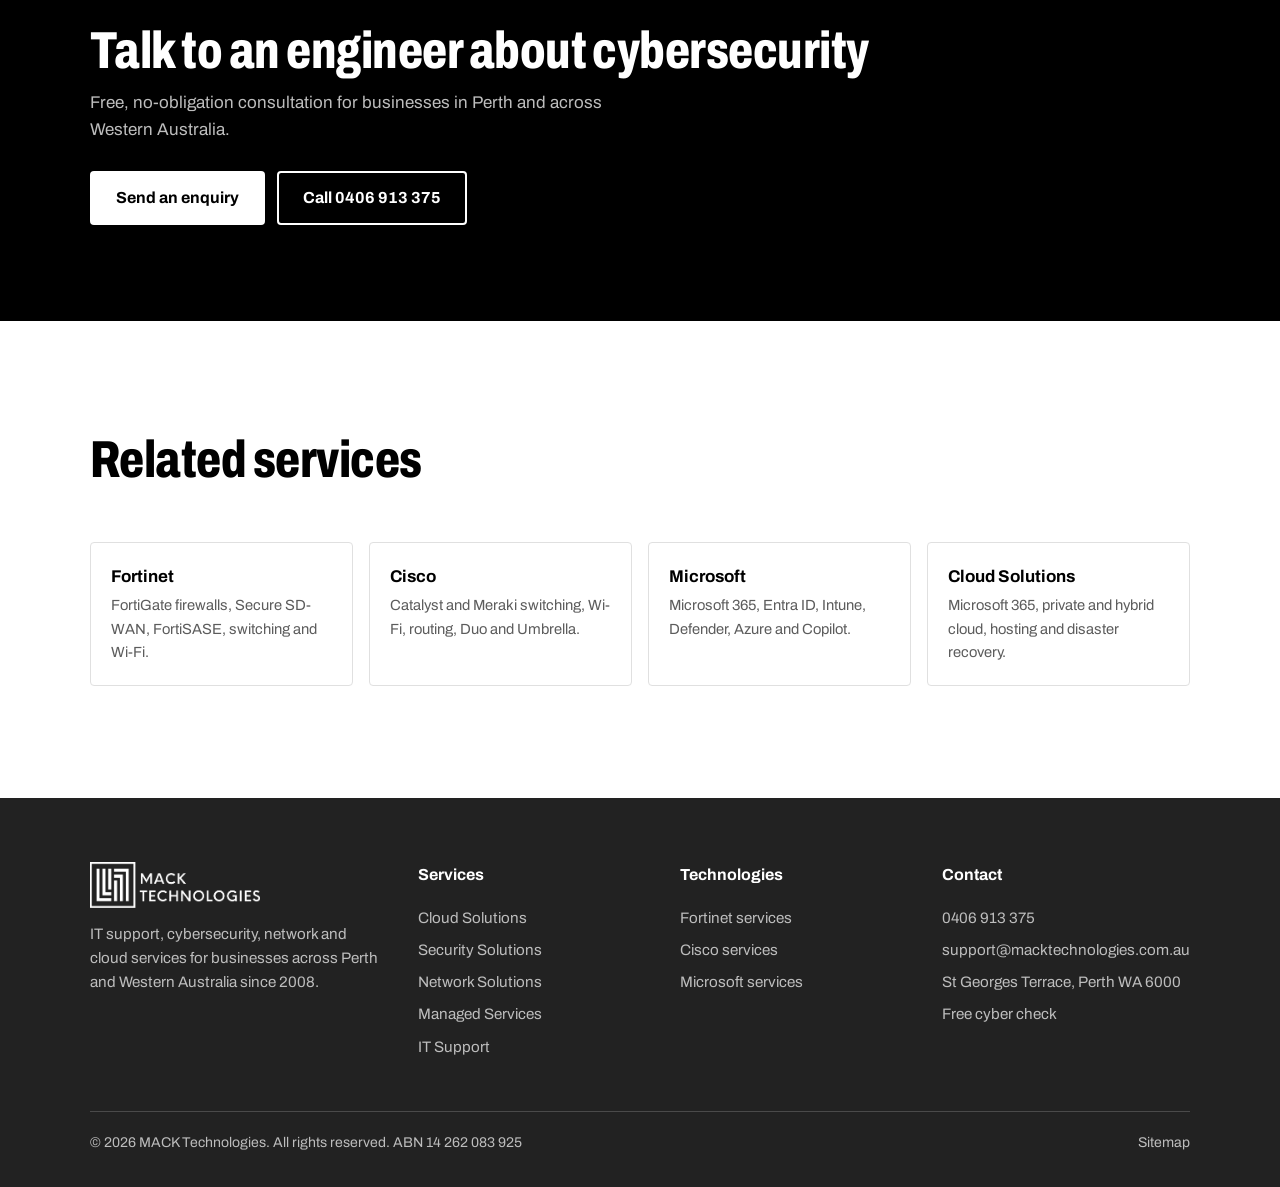
<file: security-solutions.html>
<!DOCTYPE html>
<html lang="en-AU">
<head>
  <meta charset="UTF-8">
  <meta name="viewport" content="width=device-width, initial-scale=1.0">
  <title>Cybersecurity Services Perth | MACK Technologies</title>
  <meta name="description" content="Cybersecurity for Perth and WA businesses: Fortinet and Cisco firewalls, managed detection and response, email security, SIEM, MFA and data loss prevention.">
  <meta name="robots" content="index, follow">
  <link rel="canonical" href="https://macktechnologies.com.au/security-solutions.html">
  <meta name="geo.region" content="AU-WA">
  <meta name="geo.placename" content="Perth">
  <meta property="og:type" content="website">
  <meta property="og:site_name" content="MACK Technologies">
  <meta property="og:locale" content="en_AU">
  <meta property="og:title" content="Cybersecurity Services Perth | MACK Technologies">
  <meta property="og:description" content="Cybersecurity for Perth and WA businesses: Fortinet and Cisco firewalls, managed detection and response, email security, SIEM, MFA and data loss prevention.">
  <meta property="og:url" content="https://macktechnologies.com.au/security-solutions.html">
  <meta property="og:image" content="https://macktechnologies.com.au/og-image.jpg">
  <meta property="og:image:width" content="1200">
  <meta property="og:image:height" content="630">
  <meta name="twitter:card" content="summary_large_image">
  <meta name="theme-color" content="#000000">
  <link rel="icon" type="image/png" sizes="48x48" href="favicon.png">
  <link rel="apple-touch-icon" href="apple-touch-icon.png">
  <link rel="manifest" href="site.webmanifest">
  <link rel="preconnect" href="https://fonts.googleapis.com">
  <link rel="preconnect" href="https://fonts.gstatic.com" crossorigin>
  <link href="https://fonts.googleapis.com/css2?family=Archivo:wdth,wght@62..125,400..900&display=swap" rel="stylesheet">
  <link rel="stylesheet" href="assets/css/style.css">
  <script type="application/ld+json">{"@context": "https://schema.org", "@type": "Service", "name": "Security Solutions", "serviceType": "Security Solutions", "description": "Cybersecurity for Perth and WA businesses: Fortinet and Cisco firewalls, managed detection and response, email security, SIEM, MFA and data loss prevention.", "url": "https://macktechnologies.com.au/security-solutions.html", "provider": {"@id": "https://macktechnologies.com.au/#business", "@type": "ProfessionalService", "name": "MACK Technologies", "url": "https://macktechnologies.com.au/"}, "areaServed": [{"@type": "City", "name": "Perth"}, {"@type": "State", "name": "Western Australia"}], "hasOfferCatalog": {"@type": "OfferCatalog", "name": "Security Solutions", "itemListElement": [{"@type": "Offer", "itemOffered": {"@type": "Service", "name": "Next-Generation Firewalls (NGFW)"}}, {"@type": "Offer", "itemOffered": {"@type": "Service", "name": "Managed Detection & Response (MDR)"}}, {"@type": "Offer", "itemOffered": {"@type": "Service", "name": "Endpoint & Network Detection (EDR/NDR)"}}, {"@type": "Offer", "itemOffered": {"@type": "Service", "name": "Email Security"}}, {"@type": "Offer", "itemOffered": {"@type": "Service", "name": "Identity & Access Management (IAM)"}}, {"@type": "Offer", "itemOffered": {"@type": "Service", "name": "Secure Access Service Edge (SASE)"}}, {"@type": "Offer", "itemOffered": {"@type": "Service", "name": "Intrusion Detection & Prevention (IDPS)"}}, {"@type": "Offer", "itemOffered": {"@type": "Service", "name": "Security Information & Event Management (SIEM)"}}, {"@type": "Offer", "itemOffered": {"@type": "Service", "name": "Data Loss Prevention (DLP)"}}, {"@type": "Offer", "itemOffered": {"@type": "Service", "name": "Web Security"}}, {"@type": "Offer", "itemOffered": {"@type": "Service", "name": "Network Security"}}, {"@type": "Offer", "itemOffered": {"@type": "Service", "name": "DDoS Protection"}}]}}</script>
  <script type="application/ld+json">{"@context": "https://schema.org", "@type": "BreadcrumbList", "itemListElement": [{"@type": "ListItem", "position": 1, "name": "Home", "item": "https://macktechnologies.com.au/"}, {"@type": "ListItem", "position": 2, "name": "Security Solutions", "item": "https://macktechnologies.com.au/security-solutions.html"}]}</script>
</head>
<body>
<a class="skip-link" href="#main">Skip to content</a>
<div class="utility">
  <div class="wrap">
    <span>24/7 support: <a href="tel:+61406913375">0406 913 375</a></span>
    <ul>
      <li class="hide-sm"><a href="mailto:support@macktechnologies.com.au?subject=Support%20request">Email support</a></li>
      <li><a href="cyber-check.html">Free cyber check</a></li>
      <li class="hide-sm"><a href="index.html#contact">Get a quote</a></li>
    </ul>
  </div>
</div>
<header class="site-header">
  <div class="wrap">
    <a class="logo" href="index.html" aria-label="MACK Technologies home"><img src="blob.png" alt="MACK Technologies" width="148" height="54"></a>
    <button class="menu-toggle" aria-label="Menu" aria-expanded="false" aria-controls="site-nav"><span></span></button>
    <nav class="nav" id="site-nav" aria-label="Main">
      <ul class="nav-list">
        <li class="has-menu" data-open="false">
          <button aria-expanded="false" aria-controls="services-menu">Services <svg class="caret" viewBox="0 0 10 10" aria-hidden="true"><path d="M1 3l4 4 4-4" fill="none" stroke="currentColor" stroke-width="1.8"/></svg></button>
          <div class="submenu" id="services-menu">
            <ul class="submenu-col"><li><h3>Services</h3></li>
              <li><a href="cloud-solutions.html">Cloud Solutions<small>Microsoft 365, private and hybrid cloud, hosting and disaster recovery.</small></a></li>
              <li><a href="security-solutions.html">Security Solutions<small>Firewalls, detection and response, email and identity security.</small></a></li>
              <li><a href="network-solutions.html">Network Solutions<small>Design, engineering and support for LAN, WAN, Wi-Fi and remote access.</small></a></li>
              <li><a href="managed-services.html">Managed Services<small>Proactive management, projects, procurement, licensing and VoIP.</small></a></li>
              <li><a href="it-support.html">IT Support<small>Help desk, remote and onsite support, monitoring and backups.</small></a></li>
            </ul>
            <ul class="submenu-col"><li><h3>Technologies</h3></li>
              <li><a href="fortinet.html">Fortinet<small>FortiGate firewalls, Secure SD-WAN, FortiSASE, switching and Wi-Fi.</small></a></li>
              <li><a href="cisco.html">Cisco<small>Catalyst and Meraki switching, Wi-Fi, routing, Duo and Umbrella.</small></a></li>
              <li><a href="microsoft.html">Microsoft<small>Microsoft 365, Entra ID, Intune, Defender, Azure and Copilot.</small></a></li>
            </ul>
          </div>
        </li>
        <li><a href="fortinet.html">Fortinet</a></li>
        <li><a href="cisco.html">Cisco</a></li>
        <li><a href="microsoft.html">Microsoft</a></li>
        <li><a href="index.html#about">About</a></li>
        <li><a href="index.html#contact">Contact</a></li>
      </ul>
      <a class="btn btn-dark header-call" href="tel:+61406913375">Call 0406 913 375</a>
    </nav>
  </div>
</header>
<main id="main">
  <section class="page-hero">
    <div class="wrap">
      <nav aria-label="Breadcrumb"><ol class="crumbs"><li><a href="index.html">Home</a></li><li><a href="index.html#services">Services</a></li><li aria-current="page">Security Solutions</li></ol></nav>
      <h1 class="display">Cybersecurity that stops attacks before they cost you</h1>
      <p class="lede">Layered protection for your network, devices, email and data, plus round-the-clock detection and response when something gets through.</p>
      <div class="btn-row">
        <a class="btn btn-light" href="index.html#contact">Book a free consultation</a>
        <a class="btn btn-outline-light" href="tel:+61406913375">Call 0406 913 375</a>
      </div>
    </div>
  </section>

  <section class="section">
    <div class="wrap split">
      <div>
        <h2 class="display">Protection in layers, watched around the clock</h2>
        <div style="margin-top:20px;color:var(--charcoal)"><p>No single product stops every attack. We combine firewalls, endpoint protection, email filtering and identity controls, then monitor the whole environment so suspicious activity is caught and contained quickly.</p><p style="margin-top:16px">We start with a review of where you&#x27;re exposed today and fix the highest risks first, so your budget goes where it does the most good.</p></div>
      </div>
      <div>
        <h3 style="margin-bottom:8px">Common reasons clients call us</h3>
        <ul class="check-list"><li>Phishing and business email compromise</li><li>Ransomware protection and recovery planning</li><li>Securing staff who work remotely</li><li>Meeting insurer, client and Essential Eight requirements</li></ul>
      </div>
    </div>
  </section>

  <section class="section bg-light" aria-labelledby="deliver-title">
    <div class="wrap">
      <div class="section-head"><h2 class="display" id="deliver-title">What's included</h2></div>
      <div class="deliver">
        <div class="deliver-item"><h3>Next-Generation Firewalls (NGFW)</h3><p>Fortinet FortiGate and Cisco Secure Firewall, designed around your users and applications to block sophisticated attacks.</p></div>
        <div class="deliver-item"><h3>Managed Detection &amp; Response (MDR)</h3><p>Specialists monitor your environment 24/7 and respond to threats as they happen.</p></div>
        <div class="deliver-item"><h3>Endpoint &amp; Network Detection (EDR/NDR)</h3><p>Behaviour-based monitoring of devices and network traffic to spot anomalies and isolate threats fast.</p></div>
        <div class="deliver-item"><h3>Email Security</h3><p>Filtering and authentication that blocks phishing, malware and impersonation before it reaches inboxes.</p></div>
        <div class="deliver-item"><h3>Identity &amp; Access Management (IAM)</h3><p>Multi-factor authentication, single sign-on and conditional access with Microsoft Entra ID, Cisco Duo or FortiAuthenticator.</p></div>
        <div class="deliver-item"><h3>Secure Access Service Edge (SASE)</h3><p>SD-WAN and zero-trust security delivered from the cloud, protecting users wherever they work.</p></div>
        <div class="deliver-item"><h3>Intrusion Detection &amp; Prevention (IDPS)</h3><p>Inspects network traffic and automatically blocks known attack patterns.</p></div>
        <div class="deliver-item"><h3>Security Information &amp; Event Management (SIEM)</h3><p>Collects and analyses logs across your environment for faster detection and investigation.</p></div>
        <div class="deliver-item"><h3>Data Loss Prevention (DLP)</h3><p>Classifies sensitive information and stops it leaving the business by accident or on purpose.</p></div>
        <div class="deliver-item"><h3>Web Security</h3><p>Filters web traffic and blocks malicious sites, downloads and risky applications.</p></div>
        <div class="deliver-item"><h3>Network Security</h3><p>Hardening, policy and monitoring across your network to reduce the attack surface.</p></div>
        <div class="deliver-item"><h3>DDoS Protection</h3><p>Mitigation services that absorb denial-of-service attacks and keep your services online.</p></div>
      </div>
    </div>
  </section>

  <section class="section" aria-labelledby="how-title">
    <div class="wrap">
      <div class="section-head">
        <h2 class="display" id="how-title">How we work</h2>
        <p class="section-intro">Every engagement follows the same four steps, so you always know what happens next.</p>
      </div>
      <div class="steps">
        <div class="step"><h3>Assess</h3><p>We review your current setup, risks and goals, and agree what success looks like.</p></div>
        <div class="step"><h3>Design</h3><p>You get a clear plan with options, costs and timelines before any work starts.</p></div>
        <div class="step"><h3>Implement</h3><p>Our engineers deliver the work in stages, keeping disruption to your team low.</p></div>
        <div class="step"><h3>Support</h3><p>We monitor, maintain and improve the solution, with 24/7 support when you need it.</p></div>
      </div>
    </div>
  </section>

  <section class="cta-band">
    <div class="wrap">
      <div>
        <h2 class="display">Talk to an engineer about cybersecurity</h2>
        <p>Free, no-obligation consultation for businesses in Perth and across Western Australia.</p>
      </div>
      <div class="btn-row">
        <a class="btn btn-light" href="index.html#contact">Send an enquiry</a>
        <a class="btn btn-outline-light" href="tel:+61406913375">Call 0406 913 375</a>
      </div>
    </div>
  </section>

  <section class="section" aria-labelledby="related-title">
    <div class="wrap">
      <div class="section-head"><h2 class="display" id="related-title">Related services</h2></div>
      <div class="related">
        <a href="fortinet.html">Fortinet<span>FortiGate firewalls, Secure SD-WAN, FortiSASE, switching and Wi-Fi.</span></a>
        <a href="cisco.html">Cisco<span>Catalyst and Meraki switching, Wi-Fi, routing, Duo and Umbrella.</span></a>
        <a href="microsoft.html">Microsoft<span>Microsoft 365, Entra ID, Intune, Defender, Azure and Copilot.</span></a>
        <a href="cloud-solutions.html">Cloud Solutions<span>Microsoft 365, private and hybrid cloud, hosting and disaster recovery.</span></a>
      </div>
    </div>
  </section>
</main>
<footer class="site-footer">
  <div class="wrap">
    <div class="footer-grid">
      <div>
        <img class="footer-logo" src="logo-white.png" alt="MACK Technologies" width="170" height="46">
        <p>IT support, cybersecurity, network and cloud services for businesses across Perth and Western Australia since 2008.</p>
      </div>
      <div>
        <h2>Services</h2>
        <ul>
          <li><a href="cloud-solutions.html">Cloud Solutions</a></li>
          <li><a href="security-solutions.html">Security Solutions</a></li>
          <li><a href="network-solutions.html">Network Solutions</a></li>
          <li><a href="managed-services.html">Managed Services</a></li>
          <li><a href="it-support.html">IT Support</a></li>
        </ul>
      </div>
      <div>
        <h2>Technologies</h2>
        <ul>
          <li><a href="fortinet.html">Fortinet services</a></li>
          <li><a href="cisco.html">Cisco services</a></li>
          <li><a href="microsoft.html">Microsoft services</a></li>
        </ul>
      </div>
      <div>
        <h2>Contact</h2>
        <address style="font-style:normal">
        <ul>
          <li><a href="tel:+61406913375">0406 913 375</a></li>
          <li><a href="mailto:support@macktechnologies.com.au">support@macktechnologies.com.au</a></li>
          <li>St Georges Terrace, Perth WA 6000</li>
          <li><a href="cyber-check.html">Free cyber check</a></li>
        </ul>
        </address>
      </div>
    </div>
    <div class="footer-base">
      <span>&copy; <span id="year">2026</span> MACK Technologies. All rights reserved. ABN 14 262 083 925</span>
      <a href="sitemap.xml">Sitemap</a>
    </div>
  </div>
</footer>
<script src="assets/js/main.js" defer></script>
</body>
</html>
</file>
<file: assets/css/style.css>
/* MACK Technologies — shared styles
   Palette kept from the original site: black, white and neutral greys. */
:root {
  --black: #000000;
  --charcoal: #222222;
  --white: #ffffff;
  --light: #f7f7f7;
  --rule: #e0e0e0;
  --muted: #5c5c5c;
  --on-dark-muted: #bdbdbd;

  --font: "Archivo", Arial, Helvetica, sans-serif;
  --wrap: 1180px;
  --gutter: clamp(16px, 4vw, 40px);
  --radius: 4px;
}

*, *::before, *::after { box-sizing: border-box; }
* { margin: 0; padding: 0; }

html { scroll-behavior: smooth; scroll-padding-top: 88px; }
@media (prefers-reduced-motion: reduce) { html { scroll-behavior: auto; } }

body {
  font-family: var(--font);
  font-size: 1.0625rem;
  line-height: 1.6;
  color: var(--black);
  background: var(--white);
  -webkit-font-smoothing: antialiased;
}

img { max-width: 100%; display: block; }
a { color: inherit; }
ul, ol { list-style: none; }

:focus-visible { outline: 2px solid currentColor; outline-offset: 3px; }

.wrap { width: 100%; max-width: var(--wrap); margin: 0 auto; padding: 0 var(--gutter); }

.skip-link {
  position: absolute; left: 16px; top: -60px; z-index: 2000;
  background: var(--black); color: var(--white); padding: 10px 16px; text-decoration: none;
}
.skip-link:focus { top: 16px; }

/* ---------- Type ---------- */
.display {
  font-stretch: 75%;
  font-weight: 800;
  line-height: 1.02;
  letter-spacing: -0.01em;
}
h1.display { font-size: clamp(2.5rem, 6.2vw, 4.75rem); }
h2.display { font-size: clamp(2rem, 4.4vw, 3.25rem); }
h3 { font-size: 1.25rem; line-height: 1.3; font-weight: 700; }
.lede { font-size: clamp(1.1rem, 1.6vw, 1.25rem); max-width: 60ch; }
.section-intro { color: var(--muted); max-width: 62ch; margin-top: 14px; }

/* ---------- Buttons ---------- */
.btn {
  display: inline-flex; align-items: center; justify-content: center;
  min-height: 48px; padding: 12px 24px;
  font: inherit; font-weight: 700; font-size: 1rem;
  text-decoration: none; border-radius: var(--radius);
  border: 2px solid transparent; cursor: pointer;
  transition: background-color .2s ease, color .2s ease, border-color .2s ease;
}
.btn-dark { background: var(--black); color: var(--white); }
.btn-dark:hover { background: var(--charcoal); }
.btn-light { background: var(--white); color: var(--black); }
.btn-light:hover { background: var(--rule); }
.btn-outline-light { border-color: var(--white); color: var(--white); }
.btn-outline-light:hover { background: rgba(255,255,255,.14); }
.btn-outline-dark { border-color: var(--black); color: var(--black); }
.btn-outline-dark:hover { background: var(--light); }
.btn-row { display: flex; flex-wrap: wrap; gap: 12px; }

.text-link { font-weight: 700; text-underline-offset: 4px; text-decoration-thickness: 2px; }

/* ---------- Header ---------- */
.site-header {
  position: sticky; top: 0; z-index: 1000;
  background: rgba(255,255,255,.96);
  backdrop-filter: saturate(140%) blur(8px);
  border-bottom: 1px solid var(--rule);
}
.site-header .wrap { display: flex; align-items: center; justify-content: space-between; gap: 24px; min-height: 72px; }
.logo img { height: 54px; width: auto; }
@media (max-width: 600px) { .logo img { height: 44px; } }
.logo { display: inline-flex; align-items: center; text-decoration: none; font-weight: 800; }

.nav { display: flex; align-items: center; gap: 28px; }
.nav-list { display: flex; align-items: center; gap: 28px; }
.nav-list > li { position: relative; }
.nav-list a, .nav-list button {
  font: inherit; font-weight: 600; font-size: 1rem; color: var(--black);
  text-decoration: none; background: none; border: 0; cursor: pointer;
  padding: 8px 0; display: inline-flex; align-items: center; gap: 6px;
}
.nav-list a:hover, .nav-list button:hover { text-decoration: underline; text-underline-offset: 6px; text-decoration-thickness: 2px; }
.nav-list a[aria-current="page"] { text-decoration: underline; text-underline-offset: 6px; text-decoration-thickness: 2px; }
.caret { width: 10px; height: 10px; transition: transform .2s ease; }
.has-menu[data-open="true"] .caret { transform: rotate(180deg); }

.submenu {
  position: absolute; top: calc(100% + 14px); left: -24px;
  width: min(620px, 90vw); background: var(--white);
  border: 1px solid var(--rule); border-radius: var(--radius);
  box-shadow: 0 16px 40px rgba(0,0,0,.10);
  padding: 20px; display: none;
  grid-template-columns: 1.25fr 1fr; gap: 8px 24px;
}
.has-menu[data-open="true"] .submenu { display: grid; }
.submenu-col h3 { font-size: .85rem; font-weight: 600; color: var(--muted); padding: 0 12px 6px; }
.submenu-col + .submenu-col { border-left: 1px solid var(--rule); padding-left: 24px; }
.submenu a { display: block; padding: 9px 12px; border-radius: var(--radius); width: 100%; }
.submenu a small { display: block; font-weight: 400; color: var(--muted); font-size: .85rem; }
.submenu a:hover { background: var(--light); text-decoration: none; }

.header-call { min-height: 42px; padding: 8px 18px; font-size: .95rem; }

.menu-toggle {
  display: none; background: none; border: 0; cursor: pointer;
  width: 44px; height: 44px; align-items: center; justify-content: center;
}
.menu-toggle span, .menu-toggle span::before, .menu-toggle span::after {
  display: block; width: 22px; height: 2px; background: var(--black); position: relative; content: "";
}
.menu-toggle span::before { position: absolute; top: -7px; }
.menu-toggle span::after { position: absolute; top: 7px; }

@media (max-width: 1100px) {
  .menu-toggle { display: inline-flex; }
  .nav {
    display: none; position: absolute; top: 100%; left: 0; right: 0;
    background: var(--white); border-bottom: 1px solid var(--rule);
    flex-direction: column; align-items: stretch; gap: 0;
    padding: 8px var(--gutter) 20px;
  }
  .nav[data-open="true"] { display: flex; }
  .nav-list { flex-direction: column; align-items: stretch; gap: 0; }
  .nav-list > li { border-bottom: 1px solid var(--rule); }
  .nav-list a, .nav-list button { padding: 14px 0; width: 100%; justify-content: space-between; }
  .submenu { position: static; box-shadow: none; border: 0; padding: 0 0 10px 0; width: auto; grid-template-columns: 1fr; }
  .submenu-col + .submenu-col { border-left: 0; padding-left: 0; padding-top: 8px; }
  .submenu a small { display: none; }
  .header-call { margin-top: 16px; }
}

/* ---------- Home hero ---------- */
.hero {
  position: relative; color: var(--white);
  background: var(--black) url("../../hero-bg.jpg") center / cover no-repeat;
  padding: clamp(80px, 12vw, 150px) 0 clamp(56px, 8vw, 96px);
  overflow: hidden;
}
.hero::before {
  content: ""; position: absolute; inset: 0;
  background: linear-gradient(90deg, rgba(0,0,0,.88) 0%, rgba(0,0,0,.72) 55%, rgba(0,0,0,.5) 100%);
}
.hero .wrap { position: relative; }
.hero-grid { display: grid; grid-template-columns: minmax(0, 1.35fr) minmax(0, 1fr); gap: clamp(32px, 5vw, 64px); align-items: end; }
@media (max-width: 960px) { .hero-grid { grid-template-columns: 1fr; } }
.hero h1 { max-width: 15ch; }
.hero .lede { color: #d9d9d9; margin: 24px 0 36px; }
.hero-facts {
  display: flex; flex-wrap: wrap; margin-top: clamp(48px, 7vw, 80px);
  border-top: 1px solid rgba(255,255,255,.25);
}
.hero-facts li { padding: 18px 24px 0 0; margin-right: 24px; color: var(--on-dark-muted); font-size: .95rem; }
.hero-facts strong { display: block; color: var(--white); font-size: 1.15rem; }
.hero-facts li + li { border-left: 1px solid rgba(255,255,255,.25); padding-left: 24px; }
@media (max-width: 600px) {
  .hero-facts li { margin-right: 0; padding-right: 20px; }
  .hero-facts li + li { padding-left: 20px; }
}

/* ---------- Threat band ---------- */
.threat { background: var(--light); padding: clamp(64px, 9vw, 112px) 0; border-bottom: 1px solid var(--rule); }
.threat .wrap { display: grid; grid-template-columns: minmax(0, 1fr) minmax(0, 1.15fr); gap: clamp(32px, 6vw, 80px); align-items: center; }
.threat-figure {
  font-stretch: 62%; font-weight: 900; line-height: .82;
  font-size: clamp(6rem, 19vw, 15rem); letter-spacing: -0.02em;
}
.threat-figure small { display: block; font-size: .28em; font-weight: 800; letter-spacing: 0; margin-top: .25em; }
.threat h2 { font-size: clamp(1.6rem, 3vw, 2.25rem); line-height: 1.15; font-stretch: 85%; font-weight: 800; }
.threat p { margin-top: 16px; color: var(--charcoal); max-width: 52ch; }
.threat .btn { margin-top: 28px; }
.source { display: block; margin-top: 18px; font-size: .85rem; color: var(--muted); }
@media (max-width: 760px) { .threat .wrap { grid-template-columns: 1fr; } }

/* ---------- Generic sections ---------- */
.section { padding: clamp(64px, 9vw, 112px) 0; }
.section-head { margin-bottom: clamp(32px, 5vw, 56px); }

/* Home: service rows */
.service-rows { border-top: 2px solid var(--black); }
.service-row {
  display: grid; grid-template-columns: minmax(0, 1.1fr) minmax(0, 1.3fr) auto;
  gap: 24px 40px; align-items: start;
  padding: 32px 0; border-bottom: 1px solid var(--rule);
  text-decoration: none; color: inherit;
  transition: background-color .2s ease;
}
.service-row:hover { background: var(--light); }
.service-row h3 { font-size: clamp(1.5rem, 2.6vw, 2rem); font-stretch: 80%; font-weight: 800; line-height: 1.1; }
.service-row p { color: var(--muted); margin-top: 8px; }
.service-row ul { columns: 2; column-gap: 24px; font-size: .95rem; }
.service-row li { padding: 3px 0; break-inside: avoid; }
.service-row .go { font-weight: 700; white-space: nowrap; text-decoration: underline; text-underline-offset: 4px; text-decoration-thickness: 2px; }
@media (max-width: 860px) {
  .service-row { grid-template-columns: 1fr; padding: 28px 0; }
  .service-row:hover { background: none; }
}
@media (max-width: 420px) { .service-row ul { columns: 1; } }

/* About (dark) */
.about { background: var(--black); color: var(--white); }
.about .section-intro { color: var(--on-dark-muted); }
.about-grid { display: grid; grid-template-columns: minmax(0, 1fr) minmax(0, 1fr); gap: clamp(32px, 6vw, 80px); }
.about-copy p + p { margin-top: 16px; }
.about-copy p { color: #dcdcdc; }
.stats { display: grid; grid-template-columns: repeat(2, minmax(0, 1fr)); border-top: 1px solid rgba(255,255,255,.25); }
.stat { padding: 28px 24px 28px 0; border-bottom: 1px solid rgba(255,255,255,.25); }
.stat:nth-child(odd) { border-right: 1px solid rgba(255,255,255,.25); }
.stat:nth-child(even) { padding-left: 24px; }
.stat strong { display: block; font-size: clamp(2.5rem, 5vw, 3.5rem); font-stretch: 70%; font-weight: 800; line-height: 1; }
.stat span { color: var(--on-dark-muted); }
@media (max-width: 760px) { .about-grid { grid-template-columns: 1fr; } }

/* Contact */
.contact-grid { display: grid; grid-template-columns: minmax(0, .9fr) minmax(0, 1.1fr); gap: clamp(32px, 6vw, 80px); }
.contact-details { margin-top: 32px; }
.contact-details div { padding: 16px 0; border-top: 1px solid var(--rule); }
.contact-details dt { font-size: .9rem; color: var(--muted); }
.contact-details dd { font-weight: 700; font-size: 1.1rem; }
.contact-details a { text-decoration: none; }
.contact-details a:hover { text-decoration: underline; text-underline-offset: 4px; }

.form { background: var(--light); border: 1px solid var(--rule); border-radius: var(--radius); padding: clamp(24px, 4vw, 40px); }
.form h3 { margin-bottom: 20px; font-size: 1.4rem; }
.field { margin-bottom: 18px; }
.field label { display: block; font-weight: 600; margin-bottom: 6px; font-size: .95rem; }
.field .req { color: var(--muted); font-weight: 400; }
.field input, .field select, .field textarea {
  width: 100%; font: inherit; font-size: 1rem; color: var(--black);
  background: var(--white); border: 1px solid #bdbdbd; border-radius: var(--radius);
  padding: 12px 14px; min-height: 48px;
}
.field textarea { min-height: 140px; resize: vertical; }
.field input:focus, .field select:focus, .field textarea:focus { outline: 2px solid var(--black); outline-offset: 0; border-color: var(--black); }
.form .btn { width: 100%; }
.form-note { margin-top: 12px; font-size: .85rem; color: var(--muted); }
.two-col { display: grid; grid-template-columns: 1fr 1fr; gap: 0 16px; }
@media (max-width: 860px) { .contact-grid { grid-template-columns: 1fr; } }
@media (max-width: 520px) { .two-col { grid-template-columns: 1fr; } }

/* ---------- Service page ---------- */
.page-hero { background: var(--black); color: var(--white); padding: clamp(48px, 8vw, 96px) 0 clamp(48px, 7vw, 80px); }
.crumbs { display: flex; flex-wrap: wrap; gap: 8px; font-size: .9rem; color: var(--on-dark-muted); margin-bottom: 28px; }
.crumbs a { color: var(--on-dark-muted); text-underline-offset: 3px; }
.crumbs a:hover { color: var(--white); }
.crumbs li + li::before { content: "/"; margin-right: 8px; }
.page-hero .lede { color: #d9d9d9; margin: 22px 0 32px; }
.page-hero h1 { max-width: 18ch; }

.deliver { display: grid; grid-template-columns: repeat(2, minmax(0, 1fr)); gap: 0 clamp(24px, 5vw, 64px); border-top: 2px solid var(--black); }
.deliver-item { padding: 28px 0; border-bottom: 1px solid var(--rule); }
.deliver-item p { color: var(--muted); margin-top: 6px; }
@media (max-width: 760px) { .deliver { grid-template-columns: 1fr; } }

.split { display: grid; grid-template-columns: minmax(0, 1fr) minmax(0, 1fr); gap: clamp(32px, 6vw, 80px); }
@media (max-width: 860px) { .split { grid-template-columns: 1fr; } }

.check-list li { position: relative; padding: 14px 0 14px 32px; border-bottom: 1px solid var(--rule); }
.check-list li::before {
  content: ""; position: absolute; left: 2px; top: 22px; width: 14px; height: 8px;
  border-left: 2px solid var(--black); border-bottom: 2px solid var(--black); transform: rotate(-45deg);
}

.steps { counter-reset: step; display: grid; grid-template-columns: repeat(4, minmax(0, 1fr)); gap: 24px; }
.step { counter-increment: step; border-top: 2px solid var(--black); padding-top: 18px; }
.step::before { content: counter(step); display: block; font-stretch: 70%; font-weight: 800; font-size: 2.5rem; line-height: 1; margin-bottom: 12px; }
.step p { color: var(--muted); margin-top: 6px; font-size: .98rem; }
@media (max-width: 900px) { .steps { grid-template-columns: repeat(2, minmax(0, 1fr)); } }
@media (max-width: 520px) { .steps { grid-template-columns: 1fr; } }

.bg-light { background: var(--light); }

.cta-band { background: var(--black); color: var(--white); padding: clamp(56px, 8vw, 96px) 0; }
.cta-band .wrap { display: flex; flex-wrap: wrap; align-items: end; justify-content: space-between; gap: 28px; }
.cta-band p { color: var(--on-dark-muted); margin-top: 12px; max-width: 52ch; }

.related { display: grid; grid-template-columns: repeat(4, minmax(0, 1fr)); gap: 16px; }
.related a {
  display: block; padding: 20px; border: 1px solid var(--rule); border-radius: var(--radius);
  text-decoration: none; font-weight: 700; transition: border-color .2s ease;
}
.related a span { display: block; font-weight: 400; color: var(--muted); font-size: .92rem; margin-top: 4px; }
.related a:hover { border-color: var(--black); }
@media (max-width: 900px) { .related { grid-template-columns: repeat(2, minmax(0, 1fr)); } }
@media (max-width: 520px) { .related { grid-template-columns: 1fr; } }

/* ---------- Footer ---------- */
.site-footer { background: var(--charcoal); color: var(--white); padding: 64px 0 32px; font-size: .95rem; }
.footer-grid { display: grid; grid-template-columns: 1.3fr 1fr 1fr 1fr; gap: 40px; }
@media (max-width: 960px) { .footer-grid { grid-template-columns: 1fr 1fr; } }
.site-footer h2 { font-size: 1rem; margin-bottom: 14px; }
.site-footer p, .site-footer li { color: var(--on-dark-muted); }
.site-footer li { padding: 4px 0; }
.site-footer a { color: var(--on-dark-muted); text-decoration: none; }
.site-footer a:hover { color: var(--white); text-decoration: underline; text-underline-offset: 3px; }
.footer-brand { font-weight: 800; font-size: 1.25rem; color: var(--white); margin-bottom: 10px; display: block; }
.footer-base { margin-top: 48px; padding-top: 20px; border-top: 1px solid rgba(255,255,255,.18); display: flex; flex-wrap: wrap; justify-content: space-between; gap: 12px; color: var(--on-dark-muted); font-size: .88rem; }
@media (max-width: 760px) { .footer-grid { grid-template-columns: 1fr; } }

/* ---------- Utility bar ---------- */
.utility { background: var(--black); color: var(--on-dark-muted); font-size: .88rem; }
.utility .wrap { display: flex; flex-wrap: wrap; justify-content: space-between; gap: 6px 24px; padding-top: 8px; padding-bottom: 8px; }
.utility a { color: var(--white); text-decoration: none; font-weight: 600; }
.utility a:hover { text-decoration: underline; text-underline-offset: 3px; }
.utility ul { display: flex; flex-wrap: wrap; gap: 6px 24px; }
@media (max-width: 600px) { .utility .hide-sm { display: none; } }

/* ---------- Hero spotlight (rotating technology panel) ---------- */
.spotlight {
  background: rgba(255,255,255,.96); color: var(--black);
  border-radius: var(--radius); padding: 28px; position: relative;
}
.spotlight-head { display: flex; justify-content: space-between; align-items: center; gap: 12px; margin-bottom: 18px; }
.spotlight-head p { font-size: .9rem; color: var(--muted); font-weight: 600; }
.spot-controls { display: flex; gap: 6px; }
.spot-controls button {
  width: 36px; height: 36px; border-radius: 50%; border: 1px solid var(--rule);
  background: var(--white); cursor: pointer; display: inline-flex; align-items: center; justify-content: center;
}
.spot-controls button:hover { border-color: var(--black); }
.spot-controls svg { width: 14px; height: 14px; }
.slide { display: none; }
.slide.is-active { display: block; animation: slidein .45s ease; }
@keyframes slidein { from { opacity: 0; transform: translateY(6px); } to { opacity: 1; transform: none; } }
@media (prefers-reduced-motion: reduce) { .slide.is-active { animation: none; } }
.slide h2 { font-size: clamp(1.8rem, 3vw, 2.4rem); font-stretch: 75%; font-weight: 800; line-height: 1.05; }
.slide p { color: var(--charcoal); margin: 10px 0 14px; }
.slide ul { display: flex; flex-wrap: wrap; gap: 6px; margin-bottom: 20px; }
.slide li { font-size: .85rem; border: 1px solid var(--rule); border-radius: 999px; padding: 3px 10px; }
.spot-dots { display: flex; gap: 8px; margin-top: 20px; }
.spot-dots button { flex: 1; height: 4px; border: 0; background: var(--rule); cursor: pointer; border-radius: 2px; padding: 0; }
.spot-dots button[aria-current="true"] { background: var(--black); }

/* ---------- Technology partners ---------- */
.tech-grid { display: grid; grid-template-columns: repeat(3, minmax(0, 1fr)); gap: 20px; }
.tech-card {
  display: flex; flex-direction: column; text-decoration: none; color: inherit;
  border: 1px solid var(--rule); border-top: 4px solid var(--black); border-radius: var(--radius);
  padding: 28px; background: var(--white); transition: border-color .2s ease;
}
.tech-card:hover { border-color: var(--black); }
.tech-card .wordmark { font-size: clamp(2rem, 3.4vw, 2.75rem); font-stretch: 70%; font-weight: 900; line-height: 1; }
.tech-card p { color: var(--muted); margin: 14px 0 18px; }
.tech-card ul { margin-bottom: 22px; font-size: .95rem; }
.tech-card li { padding: 6px 0; border-top: 1px solid var(--rule); }
.tech-card .go { margin-top: auto; font-weight: 700; text-decoration: underline; text-underline-offset: 4px; text-decoration-thickness: 2px; }
@media (max-width: 900px) { .tech-grid { grid-template-columns: 1fr; } }

/* ---------- Business size tabs ---------- */
.tablist { display: flex; flex-wrap: wrap; gap: 0; border-bottom: 2px solid var(--black); margin-bottom: 32px; }
.tablist button {
  font: inherit; font-weight: 700; font-size: 1.05rem; background: none; border: 0; cursor: pointer;
  padding: 14px 22px; color: var(--muted); border-radius: var(--radius) var(--radius) 0 0;
}
.tablist button[aria-selected="true"] { background: var(--black); color: var(--white); }
.tablist button:hover:not([aria-selected="true"]) { color: var(--black); }
.tabpanel { display: grid; grid-template-columns: minmax(0, 1fr) minmax(0, 1fr); gap: clamp(28px, 5vw, 64px); }
.tabpanel[hidden] { display: none; }
.tabpanel h3 { font-size: clamp(1.5rem, 2.6vw, 2rem); font-stretch: 80%; font-weight: 800; line-height: 1.1; }
.tabpanel p { color: var(--charcoal); margin: 12px 0 24px; max-width: 52ch; }
.link-list li { border-bottom: 1px solid var(--rule); }
.link-list a { display: flex; justify-content: space-between; gap: 12px; padding: 14px 0; text-decoration: none; font-weight: 600; }
.link-list a span { color: var(--muted); font-weight: 400; }
.link-list a:hover { text-decoration: underline; text-underline-offset: 4px; }
@media (max-width: 760px) { .tabpanel { grid-template-columns: 1fr; } .tablist button { padding: 12px 14px; font-size: .98rem; } }

/* ---------- FAQ ---------- */
.faq { border-top: 2px solid var(--black); max-width: 860px; }
.faq details { border-bottom: 1px solid var(--rule); }
.faq summary {
  cursor: pointer; list-style: none; padding: 20px 40px 20px 0; position: relative;
  font-weight: 700; font-size: 1.1rem;
}
.faq summary::-webkit-details-marker { display: none; }
.faq summary::after { content: "+"; position: absolute; right: 4px; top: 14px; font-size: 1.6rem; font-weight: 400; }
.faq details[open] summary::after { content: "\2212"; }
.faq details p { padding: 0 0 20px; color: var(--charcoal); max-width: 70ch; }

/* ---------- Enquiry type (contact) ---------- */
.enquiry-type { border: 0; margin-bottom: 20px; }
.enquiry-type legend { font-weight: 600; font-size: .95rem; margin-bottom: 8px; }
.seg { display: grid; grid-template-columns: repeat(3, 1fr); border: 1px solid #bdbdbd; border-radius: var(--radius); overflow: hidden; }
.seg input { position: absolute; opacity: 0; pointer-events: none; }
.seg label { text-align: center; padding: 11px 6px; cursor: pointer; font-weight: 600; font-size: .92rem; background: var(--white); }
.seg label + input + label, .seg input + label ~ label { border-left: 1px solid #bdbdbd; }
.seg input:checked + label { background: var(--black); color: var(--white); }
.seg input:focus-visible + label { outline: 2px solid var(--black); outline-offset: -4px; }
@media (max-width: 420px) { .seg { grid-template-columns: 1fr; } .seg input + label ~ label { border-left: 0; border-top: 1px solid #bdbdbd; } }

.footer-logo { width: 170px; height: auto; margin-bottom: 14px; }

/* ---------- Cyber self-check ---------- */
.check-wrap { max-width: 860px; }
.check .q { border: 0; border-top: 2px solid var(--black); padding: 26px 0 30px; }
.check .q.is-missing { border-top-color: #b00020; }
.check .q.is-missing legend::after { content: "Choose an answer"; display: block; color: #b00020; font-size: .95rem; font-weight: 600; margin-top: 6px; }
.check legend { font-size: 1.15rem; font-weight: 600; line-height: 1.4; padding: 0; margin-bottom: 16px; }
.q-num { display: block; font-size: .85rem; font-weight: 600; color: var(--muted); margin-bottom: 4px; }
.q-title { display: block; font-size: clamp(1.4rem, 2.6vw, 1.8rem); font-stretch: 78%; font-weight: 800; line-height: 1.1; margin-bottom: 8px; }
.opts { display: grid; grid-template-columns: repeat(3, minmax(0, 1fr)); gap: 10px; }
.opt { position: relative; cursor: pointer; }
.opt input { position: absolute; opacity: 0; inset: 0; cursor: pointer; }
.opt span {
  display: flex; align-items: center; min-height: 60px; height: 100%; padding: 12px 16px;
  border: 1px solid #bdbdbd; border-radius: var(--radius); background: var(--white);
  font-weight: 600; font-size: .98rem; transition: border-color .15s ease, background-color .15s ease;
}
.opt:hover span { border-color: var(--black); }
.opt input:checked + span { background: var(--black); color: var(--white); border-color: var(--black); }
.opt input:focus-visible + span { outline: 2px solid var(--black); outline-offset: 2px; }
@media (max-width: 640px) { .opts { grid-template-columns: 1fr; } }
.check-error { color: #b00020; font-weight: 600; margin: 0 0 16px; }
.check > .btn { width: 100%; margin-top: 8px; }
.check-note { margin-top: 28px; font-size: .9rem; color: var(--muted); }

.result:focus { outline: none; }
.result-head { display: grid; grid-template-columns: auto 1fr; gap: 28px; align-items: center; padding: 28px; background: var(--black); color: var(--white); border-radius: var(--radius); }
.result-head p { color: #d9d9d9; margin-top: 8px; max-width: 54ch; }
.result-score { font-stretch: 62%; font-weight: 900; font-size: clamp(4.5rem, 12vw, 7rem); line-height: .85; color: var(--white) !important; margin: 0 !important; }
.result-score small { display: block; font-size: .28em; font-weight: 700; color: var(--on-dark-muted); margin-top: .2em; }
@media (max-width: 560px) { .result-head { grid-template-columns: 1fr; } }
.result-list { margin: 24px 0; border-top: 2px solid var(--black); }
.result-list li { display: grid; grid-template-columns: 150px 1fr; gap: 16px; padding: 18px 0; border-bottom: 1px solid var(--rule); }
.result-list p { color: var(--charcoal); margin-top: 4px; font-size: .98rem; }
.result-list a { font-weight: 700; text-underline-offset: 3px; }
.r-status { font-weight: 700; font-size: .9rem; display: inline-flex; align-items: flex-start; gap: 8px; }
.r-status::before { content: ""; width: 12px; height: 12px; margin-top: 4px; border-radius: 50%; flex: none; }
.r-ok .r-status::before { background: var(--white); border: 2px solid var(--black); }
.r-part .r-status::before { background: linear-gradient(90deg, var(--black) 50%, var(--white) 50%); border: 2px solid var(--black); }
.r-gap .r-status::before { background: var(--black); border: 2px solid var(--black); }
@media (max-width: 560px) { .result-list li { grid-template-columns: 1fr; gap: 4px; } }
.result-actions { margin-bottom: 32px; }
.lead { background: var(--light); }
.lead-done { padding: 28px; border: 2px solid var(--black); border-radius: var(--radius); }
.lead-done:focus { outline: none; }
.lead-done p { margin-top: 8px; }
</file>
